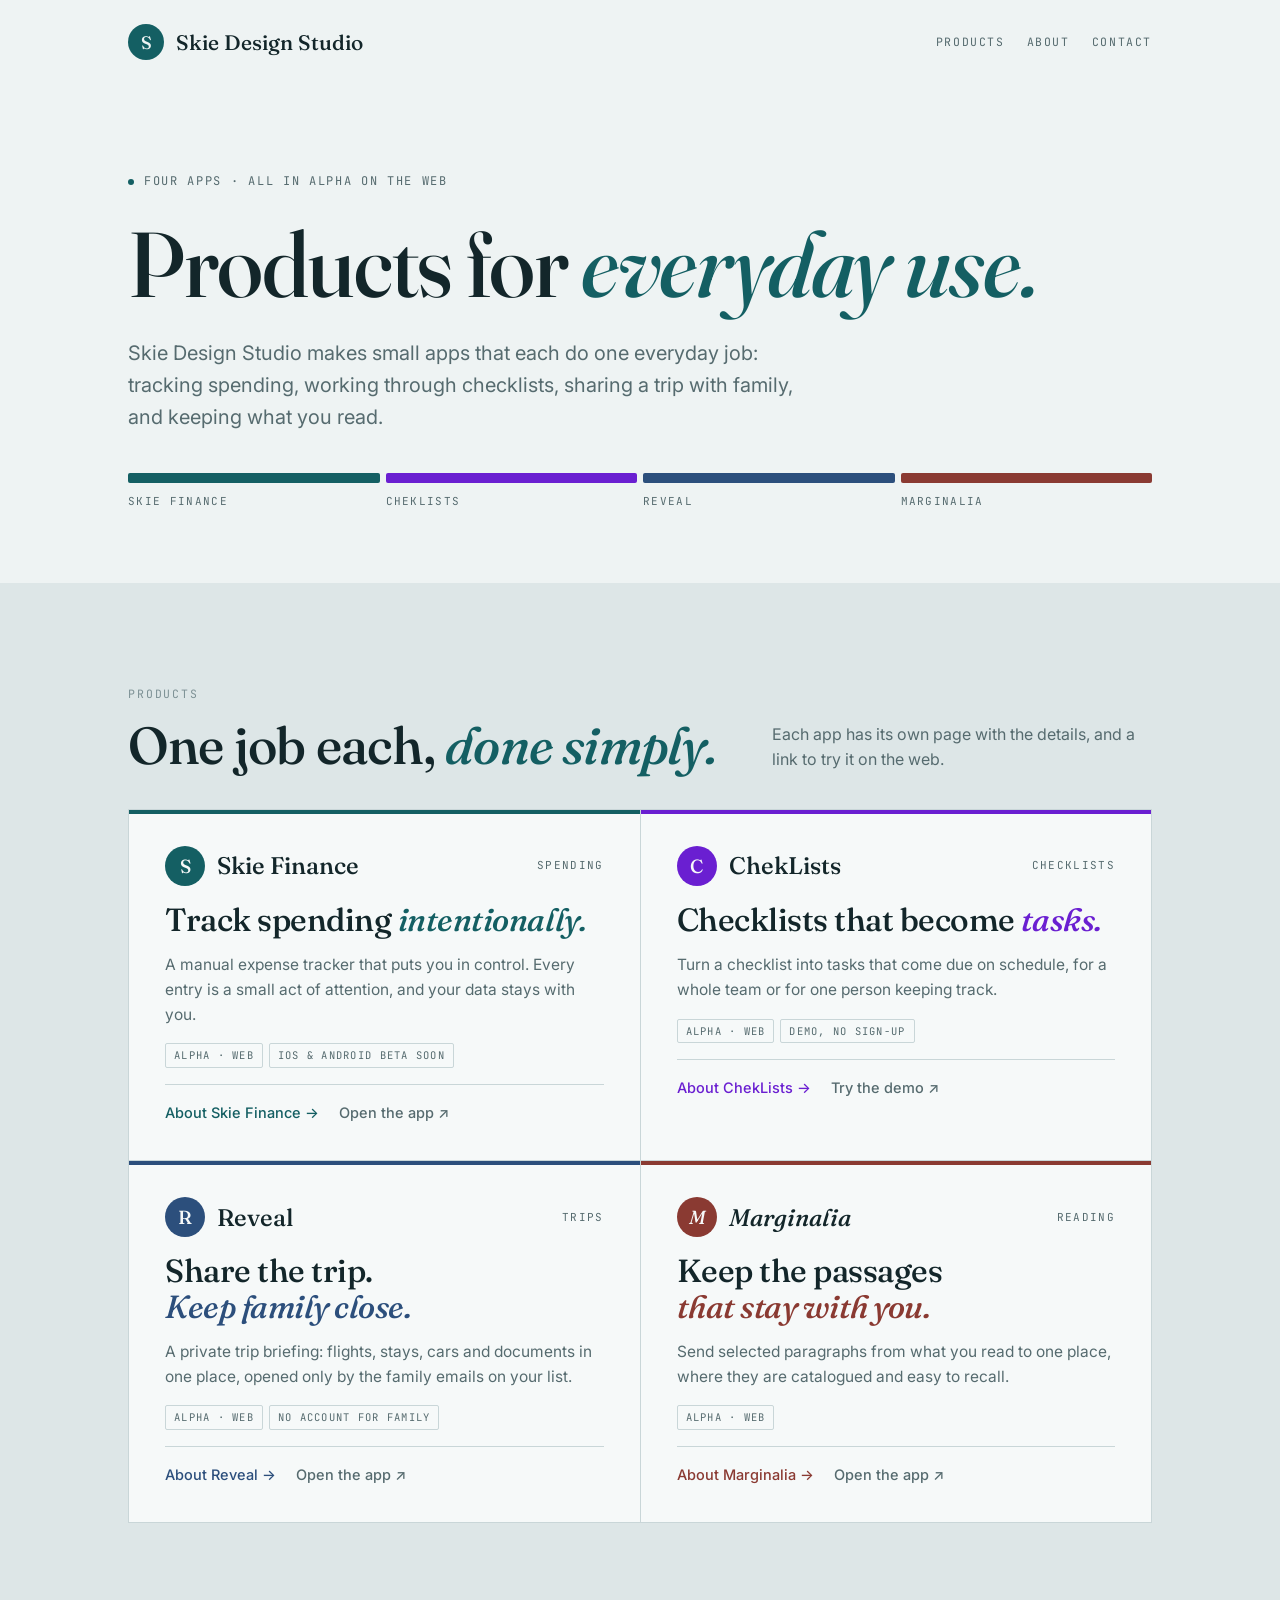
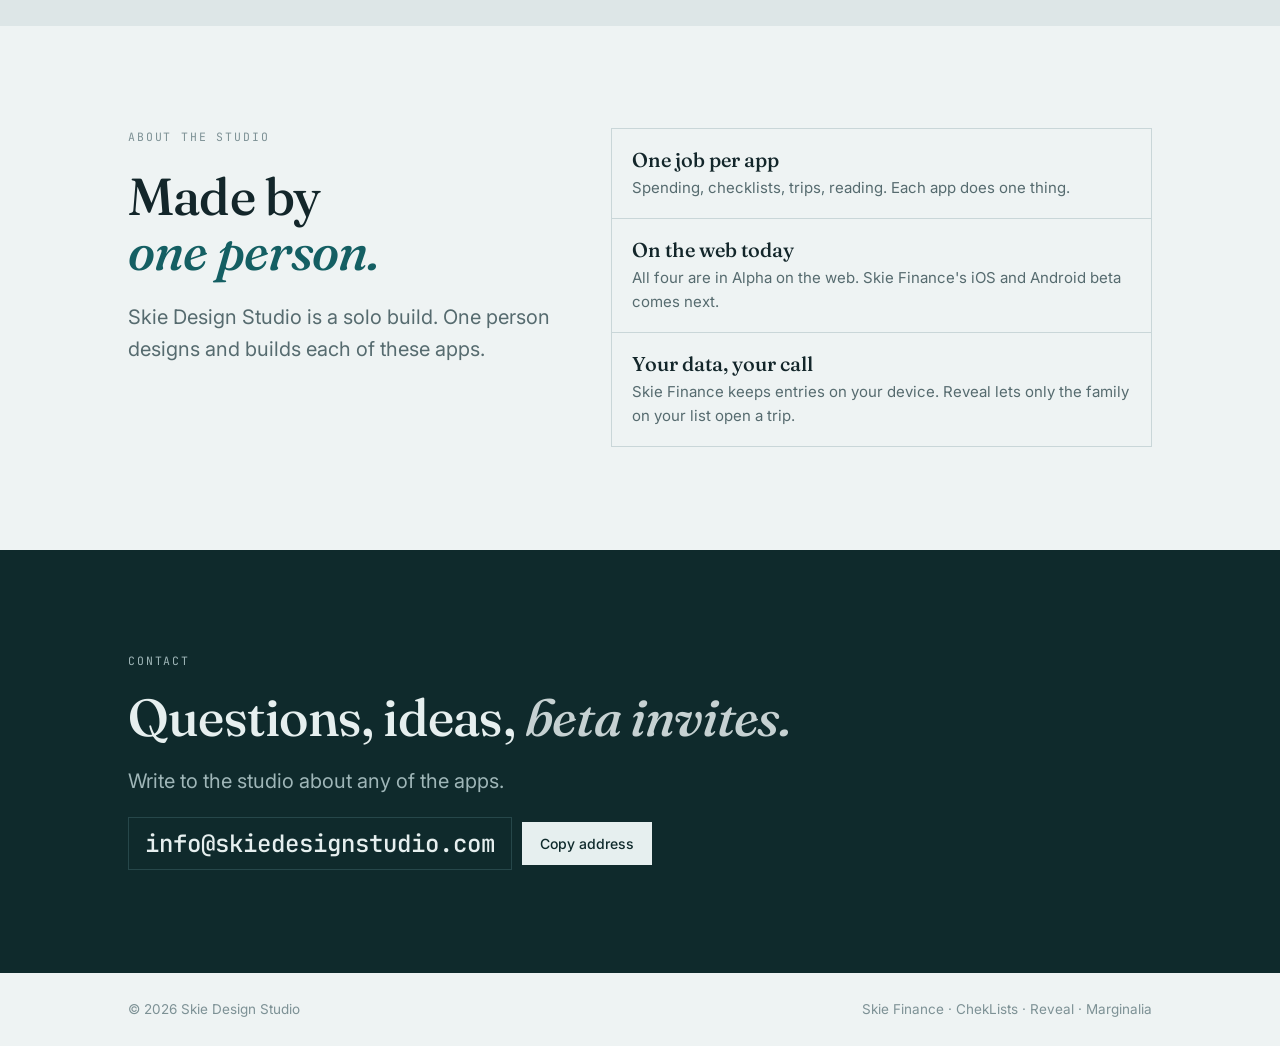
<file: index.html>
<!doctype html>
<html lang="en">
<head>
<meta charset="utf-8" />
<meta name="viewport" content="width=device-width,initial-scale=1,viewport-fit=cover" />
<title>Skie Design Studio</title>
<link rel="preconnect" href="https://fonts.googleapis.com">
<link rel="preconnect" href="https://fonts.gstatic.com" crossorigin>
<link href="https://fonts.googleapis.com/css2?family=Fraunces:ital,opsz,wght@0,9..144,400;0,9..144,500;0,9..144,600;1,9..144,400;1,9..144,500&family=Inter:wght@400;500;600&family=JetBrains+Mono:wght@400;500&display=swap" rel="stylesheet">
<link rel="stylesheet" href="/css/site.css" />
<style>/* Layout: Skie's landing pattern turned into a studio front door. Pale ground, serif headlines with one italic word, a four-colour strip (one per product), then a 2x2 shelf of product cards. Each product keeps its own accent. */
:root{
  --bg:#eef3f3; --band:#dde6e7; --card:#f6f9f9; --line:#c9d6d8;
  --ink:#13262a; --muted:#566b6f; --faint:#7d9195;
  --studio:#145f63;
  --skie:#145f63; --chek:#6a1fd1; --reveal:#2c4f7c; --marg:#8a3a32;
  --dark:#0f2a2c; --dark-ink:#e6efef; --dark-muted:#9fb6b8; --dark-line:#26474a;
  --q:#5a4500; --q-bg:#fff6d6; --q-line:#e1c565;
  --btn:#13262a; --btn-ink:#f4f7f7;
  --f-display:"Fraunces", Georgia, "Times New Roman", serif;
  --f-body:"Inter", system-ui, -apple-system, "Segoe UI", sans-serif;
  --f-mono:"JetBrains Mono", ui-monospace, Menlo, monospace;
}
@media (prefers-color-scheme: dark){ :root:not([data-theme="light"]){
  --bg:#0d1a1c; --band:#122426; --card:#152a2d; --line:#28403f;
  --ink:#e4eeee; --muted:#a3b7b9; --faint:#7f9799;
  --studio:#6cc3c6;
  --skie:#6cc3c6; --chek:#c3a3ff; --reveal:#9db8e0; --marg:#e09a8f;
  --dark:#07292b; --dark-ink:#e6efef; --dark-muted:#9fb6b8; --dark-line:#24494c;
  --q:#f3dc8a; --q-bg:#3a3112; --q-line:#6d5a1f;
  --btn:#e4eeee; --btn-ink:#0d1a1c;
  color-scheme:dark;
}}
:root[data-theme="dark"]{
  --bg:#0d1a1c; --band:#122426; --card:#152a2d; --line:#28403f;
  --ink:#e4eeee; --muted:#a3b7b9; --faint:#7f9799;
  --studio:#6cc3c6;
  --skie:#6cc3c6; --chek:#c3a3ff; --reveal:#9db8e0; --marg:#e09a8f;
  --dark:#07292b; --dark-ink:#e6efef; --dark-muted:#9fb6b8; --dark-line:#24494c;
  --q:#f3dc8a; --q-bg:#3a3112; --q-line:#6d5a1f;
  --btn:#e4eeee; --btn-ink:#0d1a1c;
  color-scheme:dark;
}
*{box-sizing:border-box}
body{background:var(--bg);color:var(--ink);font-family:var(--f-body);font-size:16px;line-height:1.6;-webkit-font-smoothing:antialiased}
body::before{content:"";position:fixed;inset:0 0 auto;height:env(safe-area-inset-top,0px);z-index:30;background:var(--q-bg)}
a{color:inherit}
:focus-visible{outline:2px solid var(--studio);outline-offset:3px}
.wrap{max-width:1120px;margin:0 auto;padding-left:max(16px,env(safe-area-inset-left,0px));padding-right:max(16px,env(safe-area-inset-right,0px))}
@media (min-width:720px){.wrap{padding-left:max(48px,env(safe-area-inset-left,0px));padding-right:max(48px,env(safe-area-inset-right,0px))}}

body.clean .ph{background:transparent;color:inherit;border:0;padding:0}

/* type */
h1,h2,h3{font-family:var(--f-display);font-weight:500;letter-spacing:-.015em;text-wrap:balance;margin:0}
h1 em,h2 em{font-style:italic;color:var(--studio)}
h1{font-size:clamp(46px,8vw,92px);line-height:.98}
h2{font-size:clamp(32px,4.4vw,52px);line-height:1.06}
h3{font-size:28px;line-height:1.1}
p{margin:0}
.lede{font-size:clamp(17px,1.7vw,20px);color:var(--muted);max-width:52ch}
.label{font-family:var(--f-mono);font-size:11.5px;letter-spacing:.16em;text-transform:uppercase;color:var(--faint)}
.stack{display:grid;gap:22px;align-content:start}

/* header */
.top .wrap{display:flex;align-items:center;justify-content:space-between;gap:16px;flex-wrap:wrap;padding-block:24px}
.brand{display:flex;align-items:center;gap:12px;text-decoration:none}
.mark{width:36px;height:36px;border-radius:50%;display:grid;place-items:center;background:var(--ink);color:var(--bg);font:italic 500 18px var(--f-display)}
.brand b{font:500 21px var(--f-display)}
.nav{display:flex;gap:22px;font-family:var(--f-mono);font-size:11.5px;letter-spacing:.14em;text-transform:uppercase;color:var(--muted)}
.nav a{text-decoration:none}
.nav a:hover{color:var(--ink)}

/* hero */
.hero .wrap{display:grid;gap:28px;padding-block:clamp(36px,7vw,88px) clamp(40px,6vw,72px)}
.status{display:flex;align-items:center;gap:10px;font-family:var(--f-mono);font-size:12px;letter-spacing:.14em;text-transform:uppercase;color:var(--muted)}
.status::before{content:"";width:6px;height:6px;border-radius:50%;background:var(--studio)}

/* four-colour strip: one segment per product */
.strip{display:grid;grid-template-columns:repeat(4,minmax(0,1fr));gap:6px;margin-top:12px}
.strip a{display:grid;gap:10px;text-decoration:none;min-width:0}
.strip i{display:block;height:10px;border-radius:2px;background:var(--p);transition:height .2s}
.strip a:hover i{height:16px}
.strip span{font-family:var(--f-mono);font-size:11px;letter-spacing:.12em;text-transform:uppercase;color:var(--muted);overflow:hidden;text-overflow:ellipsis;white-space:nowrap}
.strip a:hover span{color:var(--ink)}

/* products */
section{padding-block:clamp(64px,8vw,112px);scroll-margin-top:56px}
.band{background:var(--band)}
.head{display:flex;flex-wrap:wrap;justify-content:space-between;align-items:end;gap:16px 32px}
.shelf{display:grid;grid-template-columns:1fr;gap:1px;background:var(--line);border:1px solid var(--line)}
@media (min-width:760px){.shelf{grid-template-columns:1fr 1fr}}
.prod{background:var(--card);padding:clamp(24px,3vw,36px);display:grid;gap:16px;align-content:start;position:relative;min-width:0;scroll-margin-top:64px}
.prod::before{content:"";position:absolute;inset:0 0 auto;height:4px;background:var(--p)}
.prod .row{display:flex;align-items:center;justify-content:space-between;gap:12px;flex-wrap:wrap}
.prod .id{display:flex;align-items:center;gap:12px}
.prod .pm{width:40px;height:40px;border-radius:50%;background:var(--p);color:var(--card);display:grid;place-items:center;font:500 19px var(--f-display)}
.prod .pm.it{font-style:italic}
.prod .name{font:500 24px var(--f-display)}
.prod .what{font-family:var(--f-mono);font-size:11px;letter-spacing:.12em;text-transform:uppercase;color:var(--muted)}
.prod h3{font-size:clamp(26px,2.6vw,32px)}
.prod h3 em{font-style:italic;color:var(--p)}
.prod p{color:var(--muted);font-size:15.5px;max-width:46ch}
.pstat{display:flex;flex-wrap:wrap;gap:6px}
.pstat span{font-family:var(--f-mono);font-size:10.5px;letter-spacing:.12em;text-transform:uppercase;color:var(--muted);border:1px solid var(--line);padding:3px 8px;border-radius:2px}
.links{display:flex;flex-wrap:wrap;gap:10px 20px;padding-top:6px;border-top:1px solid var(--line)}
.links a{font-size:14.5px;font-weight:500;text-decoration:none;padding-top:10px}
.links a.main{color:var(--p)}
.links a.sub{color:var(--muted)}
.links a:hover{text-decoration:underline;text-underline-offset:3px}

/* about */
.about .wrap{display:grid;gap:40px}
@media (min-width:880px){.about .wrap{grid-template-columns:.9fr 1.1fr;align-items:start}}
.facts{display:grid;gap:1px;background:var(--line);border:1px solid var(--line)}
.facts div{background:var(--bg);padding:18px 20px;display:grid;gap:4px}
.facts b{font:500 20px var(--f-display)}
.facts span{color:var(--muted);font-size:15px}

/* contact (dark band, like Skie's TRAK band) */
.dark{background:var(--dark);color:var(--dark-ink)}
.dark .wrap{display:grid;gap:20px;justify-items:start}
.dark h2 em{color:var(--dark-ink);opacity:.85}
.dark .lede{color:var(--dark-muted)}
.mail{display:flex;flex-wrap:wrap;align-items:center;gap:10px}
.mail code{font:500 clamp(18px,2.4vw,24px) var(--f-mono);color:var(--dark-ink);background:transparent;border:1px solid var(--dark-line);padding:10px 16px;user-select:all;overflow-wrap:anywhere}
.mail button{font:500 14px var(--f-body);color:var(--dark);background:var(--dark-ink);border:0;padding:13px 18px;cursor:pointer}
.dark .note{background:transparent;color:var(--dark-muted);border-color:var(--dark-line)}

footer .wrap{display:flex;justify-content:space-between;gap:12px;flex-wrap:wrap;padding-block:26px;font-size:13.5px;color:var(--faint)}

</style>
</head>
<body class="studio">
<main>
  <header class="top">
    <div class="wrap">
      <a class="brand" href="/"><span class="mark" aria-hidden="true">S</span><b>Skie Design Studio</b></a>
      <nav class="nav" aria-label="Studio">
        <a href="#products">Products</a>
        <a href="#about">About</a>
        <a href="#contact">Contact</a>
      </nav>
    </div>
  </header>

  <div class="hero">
    <div class="wrap">
      <div class="status">Four apps · All in Alpha on the web</div>
      <h1>Products for <em>everyday use.</em></h1>
      <p class="lede">Skie Design Studio makes small apps that each do one everyday job: tracking spending, working through checklists, sharing a trip with family, and keeping what you read.</p>
      <nav class="strip" aria-label="Jump to a product">
        <a href="/skie-finance" style="--p:var(--skie)"><i></i><span>Skie Finance</span></a>
        <a href="/cheklists" style="--p:var(--chek)"><i></i><span>ChekLists</span></a>
        <a href="/reveal" style="--p:var(--reveal)"><i></i><span>Reveal</span></a>
        <a href="/marginalia" style="--p:var(--marg)"><i></i><span>Marginalia</span></a>
      </nav>
    </div>
  </div>

  <section id="products" class="band">
    <div class="wrap stack" style="gap:36px">
      <div class="head">
        <div class="stack" style="gap:14px">
          <span class="label">Products</span>
          <h2>One job each, <em>done simply.</em></h2>
        </div>
        <p class="lede" style="max-width:38ch;font-size:16px">Each app has its own page with the details, and a link to try it on the web.</p>
      </div>

      <div class="shelf">
        <article class="prod" id="p-skie" style="--p:var(--skie)">
          <div class="row">
            <div class="id"><span class="pm" aria-hidden="true">S</span><span class="name">Skie Finance</span></div>
            <span class="what">Spending</span>
          </div>
          <h3>Track spending <em>intentionally.</em></h3>
          <p>A manual expense tracker that puts you in control. Every entry is a small act of attention, and your data stays with you.</p>
          <div class="pstat"><span>Alpha · Web</span><span>iOS &amp; Android beta soon</span></div>
          <div class="links">
            <a class="main" href="/skie-finance">About Skie Finance →</a>
            <a class="sub" href="https://skie-finance.vercel.app/" target="_blank" rel="noopener">Open the app ↗</a>
          </div>
        </article>

        <article class="prod" id="p-cheklists" style="--p:var(--chek)">
          <div class="row">
            <div class="id"><span class="pm" aria-hidden="true">C</span><span class="name">ChekLists</span></div>
            <span class="what">Checklists</span>
          </div>
          <h3>Checklists that become <em>tasks.</em></h3>
          <p>Turn a checklist into tasks that come due on schedule, for a whole team or for one person keeping track.</p>
          <div class="pstat"><span>Alpha · Web</span><span>Demo, no sign-up</span></div>
          <div class="links">
            <a class="main" href="/cheklists">About ChekLists →</a>
            <a class="sub" href="https://checklists-theta.vercel.app/auth/login" target="_blank" rel="noopener">Try the demo ↗</a>
          </div>
        </article>

        <article class="prod" id="p-reveal" style="--p:var(--reveal)">
          <div class="row">
            <div class="id"><span class="pm" aria-hidden="true">R</span><span class="name">Reveal</span></div>
            <span class="what">Trips</span>
          </div>
          <h3>Share the trip. <em>Keep family close.</em></h3>
          <p>A private trip briefing: flights, stays, cars and documents in one place, opened only by the family emails on your list.</p>
          <div class="pstat"><span>Alpha · Web</span><span>No account for family</span></div>
          <div class="links">
            <a class="main" href="/reveal">About Reveal →</a>
            <a class="sub" href="https://travelplans-three.vercel.app/" target="_blank" rel="noopener">Open the app ↗</a>
          </div>
        </article>

        <article class="prod" id="p-marginalia" style="--p:var(--marg)">
          <div class="row">
            <div class="id"><span class="pm it" aria-hidden="true">M</span><span class="name" style="font-style:italic">Marginalia</span></div>
            <span class="what">Reading</span>
          </div>
          <h3>Keep the passages <em>that stay with you.</em></h3>
          <p>Send selected paragraphs from what you read to one place, where they are catalogued and easy to recall.</p>
          <div class="pstat"><span>Alpha · Web</span></div>
          <div class="links">
            <a class="main" href="/marginalia">About Marginalia →</a>
            <a class="sub" href="https://marginalia-three-red.vercel.app/" target="_blank" rel="noopener">Open the app ↗</a>
          </div>
        </article>
      </div>
      </div>
  </section>

  <section id="about" class="about">
    <div class="wrap">
      <div class="stack">
        <span class="label">About the studio</span>
        <h2>Made by <em>one person.</em></h2>
        <p class="lede">Skie Design Studio is a solo build. One person designs and builds each of these apps.</p>
      </div>
      <div class="facts" aria-label="What the four apps have in common">
        <div><b>One job per app</b><span>Spending, checklists, trips, reading. Each app does one thing.</span></div>
        <div><b>On the web today</b><span>All four are in Alpha on the web. Skie Finance's iOS and Android beta comes next.</span></div>
        <div><b>Your data, your call</b><span>Skie Finance keeps entries on your device. Reveal lets only the family on your list open a trip.</span></div>
      </div>
    </div>
  </section>

  <section id="contact" class="dark">
    <div class="wrap">
      <span class="label" style="color:var(--dark-muted)">Contact</span>
      <h2>Questions, ideas, <em>beta invites.</em></h2>
      <p class="lede">Write to the studio about any of the apps.</p>
      <div class="mail">
        <code id="email">info@skiedesignstudio.com</code>
        <button type="button" id="copy-email">Copy address</button>
      </div>
    </div>
  </section>

  <footer><div class="wrap"><span>© 2026 Skie Design Studio</span><span>Skie Finance · ChekLists · Reveal · Marginalia</span></div></footer>
</main>
<script>
(function () {
  var skie = ["features","budgets","trak","privacy","download"];
  var id = (location.hash || "").slice(1);
  if (skie.indexOf(id) > -1) location.replace("/skie-finance#" + id);
})();
</script>
<script>
(function(){
  var btn=document.getElementById("copy-email");
  if(!btn)return;
  btn.addEventListener("click",function(){
    var t=document.getElementById("email").textContent;
    navigator.clipboard.writeText(t).then(function(){ btn.textContent="Copied"; setTimeout(function(){ btn.textContent="Copy address"; },2000); });
  });
})();
</script>
</body>
</html>
</file>
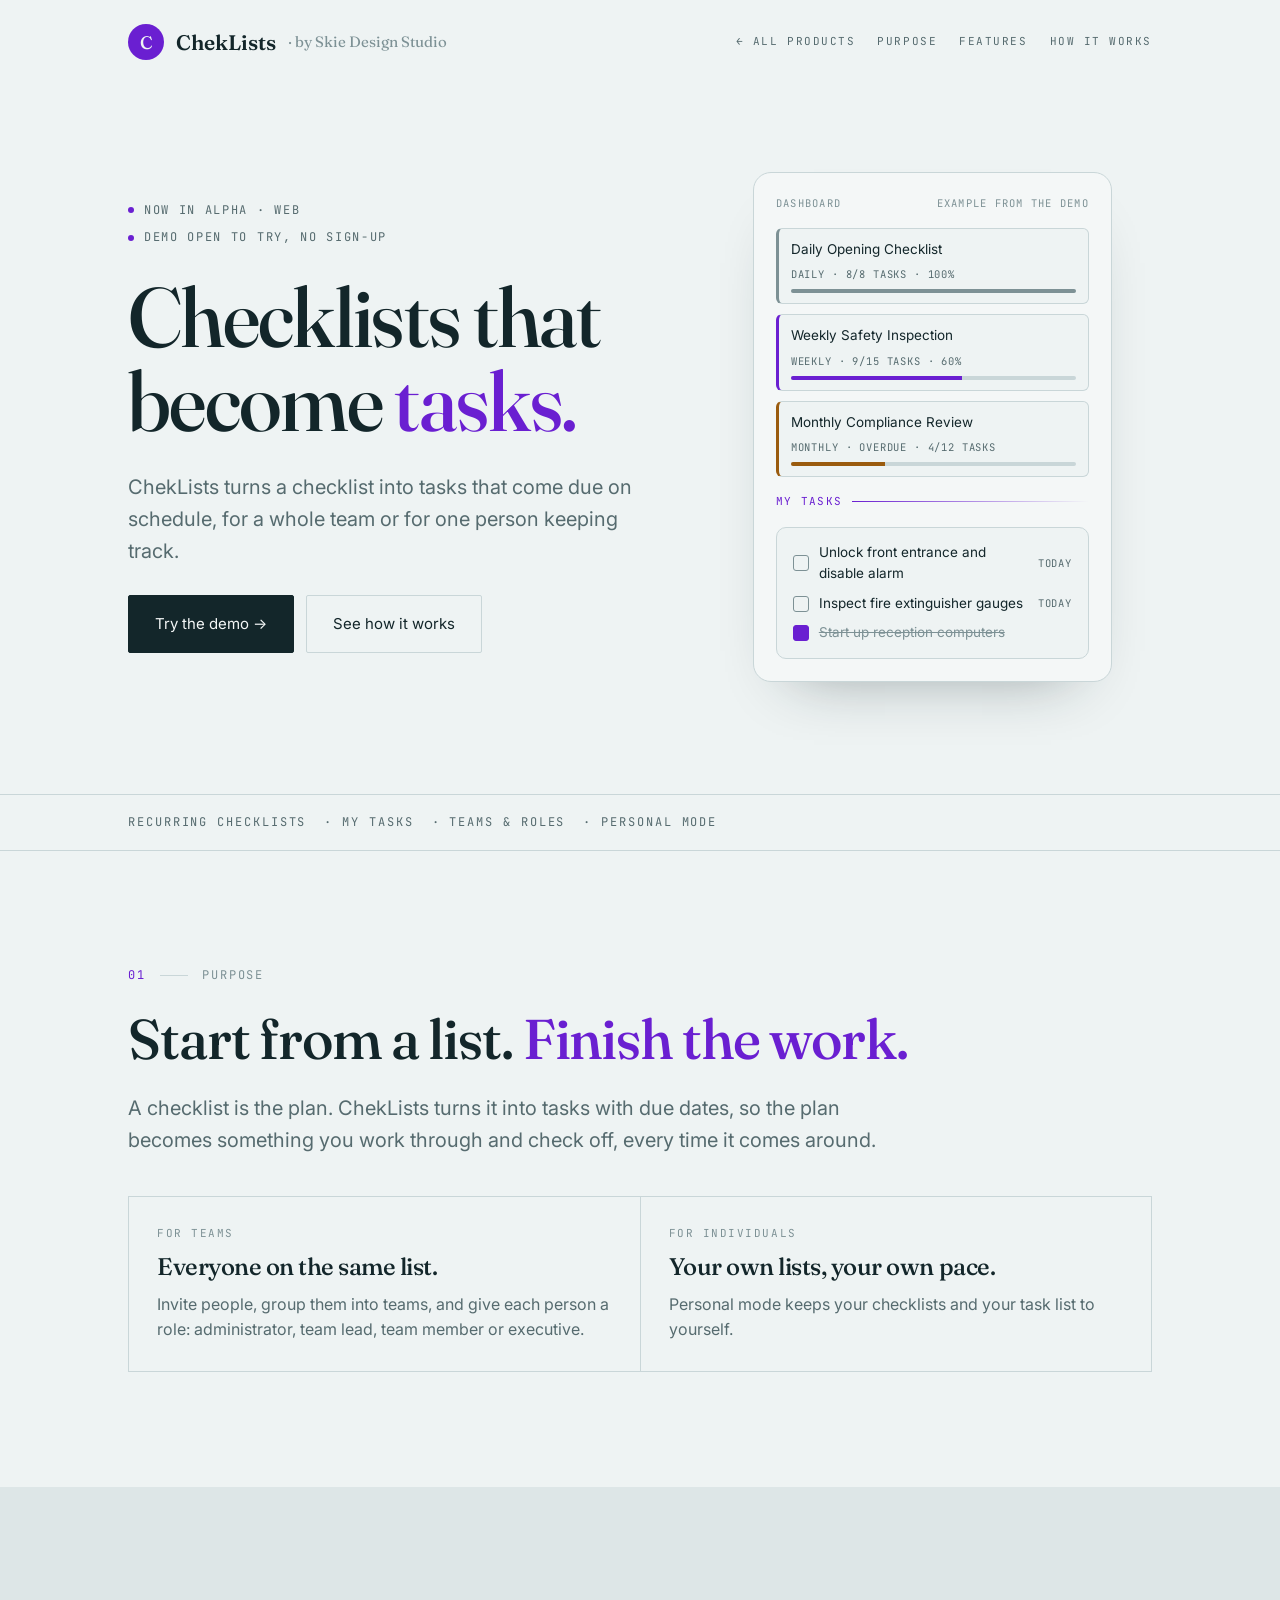
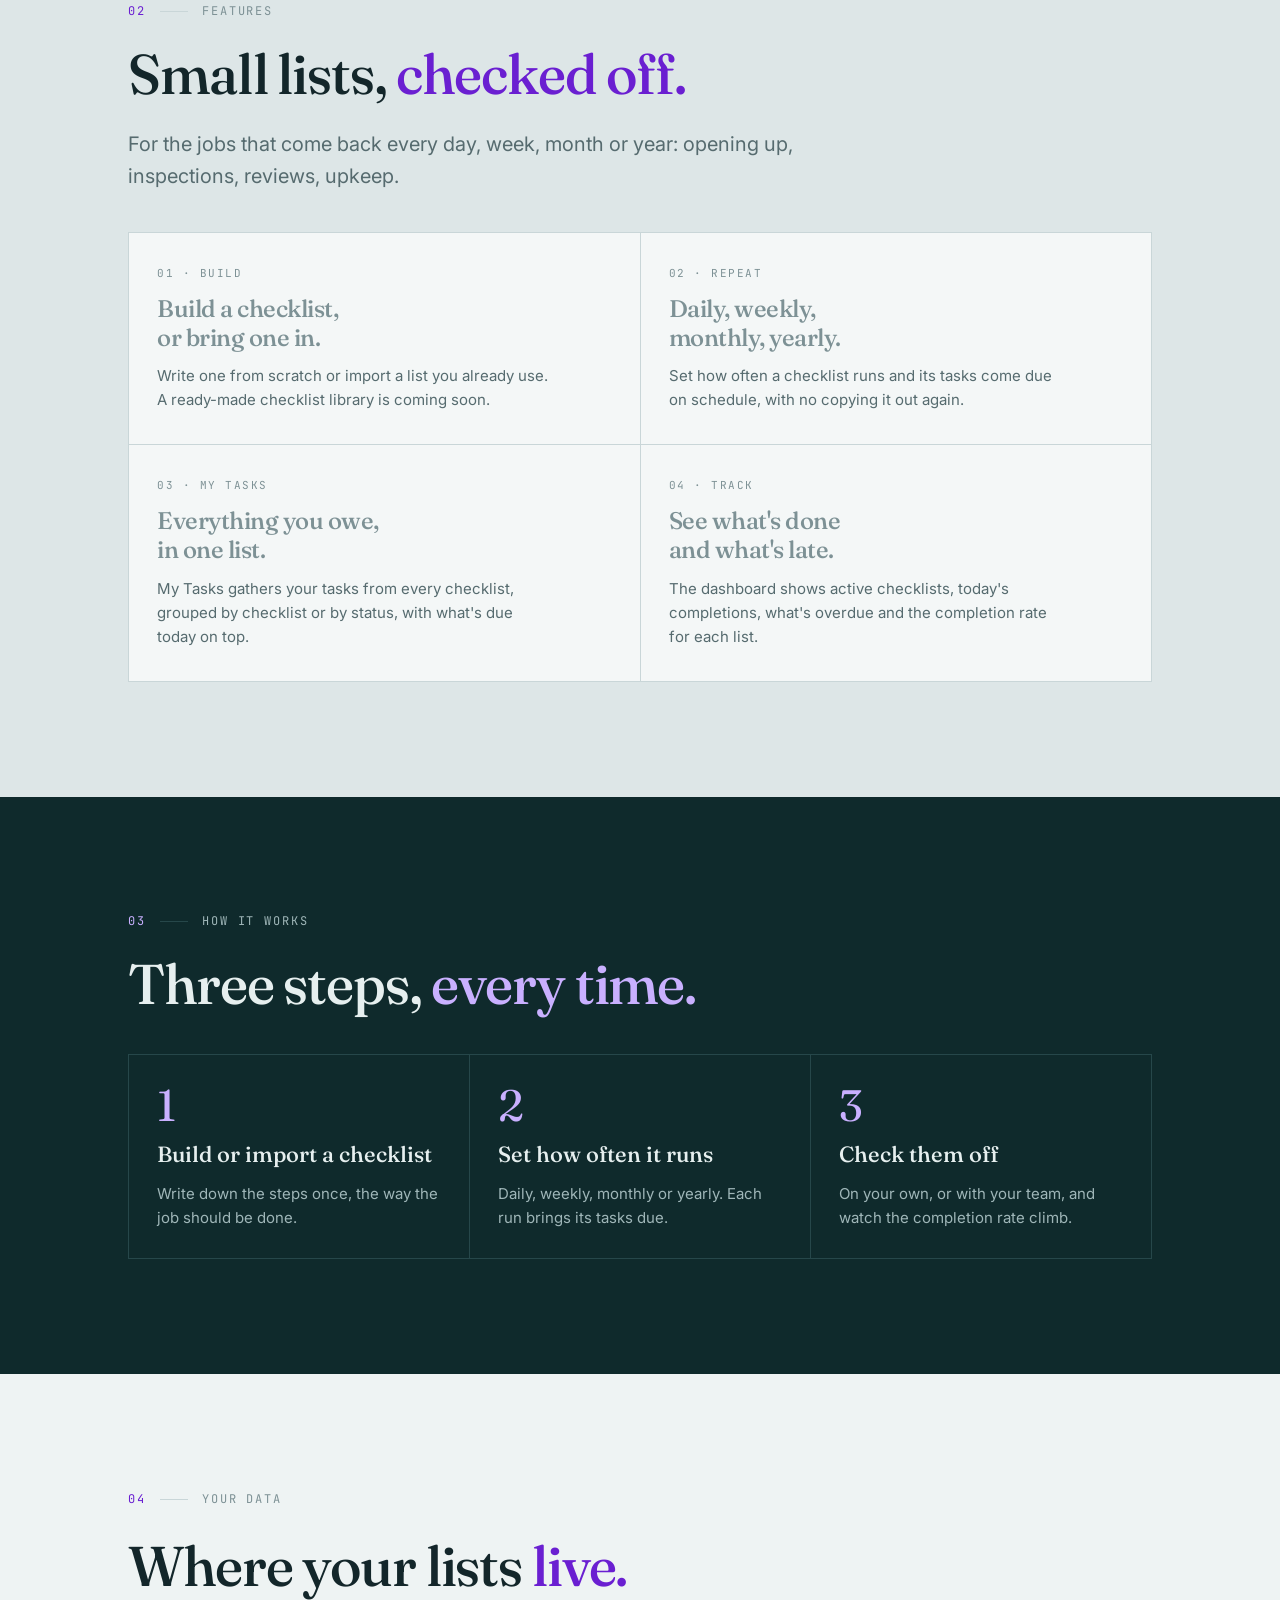
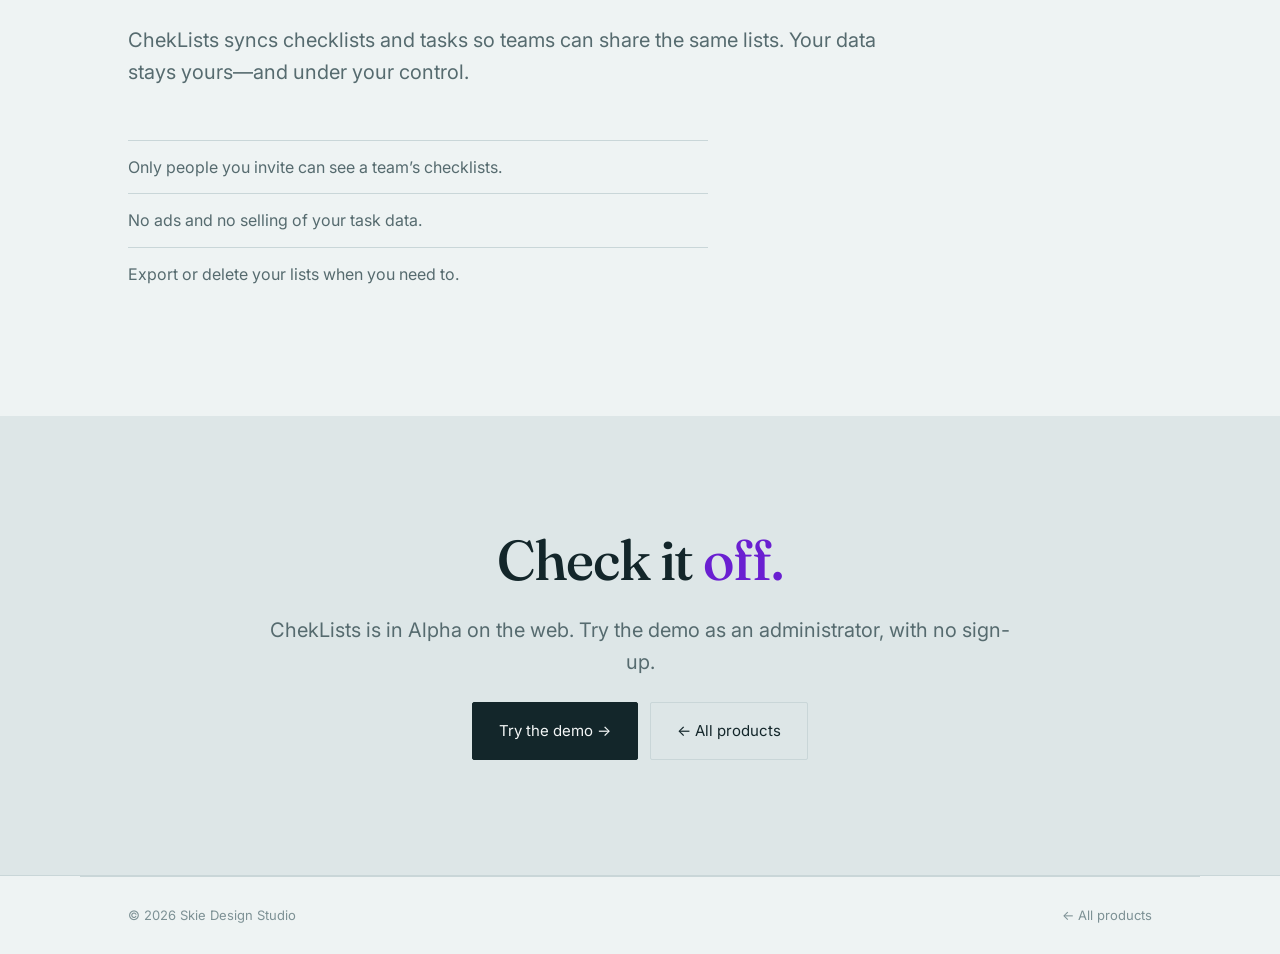
<file: cheklists/index.html>
<!doctype html>
<html lang="en">
<head>
<meta charset="utf-8" />
<meta name="viewport" content="width=device-width,initial-scale=1,viewport-fit=cover" />
<title>ChekLists — Checklists that become tasks</title>
<link rel="preconnect" href="https://fonts.googleapis.com">
<link rel="preconnect" href="https://fonts.gstatic.com" crossorigin>
<link href="https://fonts.googleapis.com/css2?family=Fraunces:ital,opsz,wght@0,9..144,400;0,9..144,500;0,9..144,600;1,9..144,400;1,9..144,500&family=Inter:wght@400;500;600&family=JetBrains+Mono:wght@400;500&display=swap" rel="stylesheet">
<link rel="stylesheet" href="/css/site.css" />
<link rel="stylesheet" href="/css/cheklists.css" />
</head>
<body class="product" data-product="cheklists">
<main>
  <header class="top">
    <div class="wrap">
      <a class="brand" href="/cheklists"><span class="mark">C</span><b>ChekLists</b><small>· by Skie Design Studio</small></a>
      <nav class="nav" aria-label="ChekLists sections">
        <a href="/">← All products</a>
        <a href="#c-purpose">Purpose</a>
        <a href="#c-features">Features</a>
        <a href="#c-how">How it works</a>
      </nav>
    </div>
  </header>

  <div class="hero">
    <div class="wrap">
      <div class="stack" style="gap:28px">
        <div class="status">
          <div>Now in Alpha · Web</div>
          <div>Demo open to try, no sign-up</div>
        </div>
        <h1>Checklists that become <em>tasks.</em></h1>
        <p class="lede">ChekLists turns a checklist into tasks that come due on schedule, for a whole team or for one person keeping track.</p>
        <div class="cta">
          <a class="btn primary" href="https://checklists-theta.vercel.app/auth/login" target="_blank" rel="noopener">Try the demo →</a>
          <a class="btn" href="#c-how">See how it works</a>
        </div>
      </div>

      <figure class="visual" aria-label="Dashboard-style sketch using the demo's example checklists">
        <div class="cap"><span>Dashboard</span><span>Example from the demo</span></div>
        <div class="tasks" style="grid-template-columns:1fr">
          <div class="task done"><span class="t" style="text-decoration:none;color:var(--ink)">Daily Opening Checklist</span><span class="who">Daily · 8/8 tasks · 100%</span><span class="bar"><i style="width:100%"></i></span></div>
          <div class="task"><span class="t">Weekly Safety Inspection</span><span class="who">Weekly · 9/15 tasks · 60%</span><span class="bar"><i style="width:60%"></i></span></div>
          <div class="task late"><span class="t">Monthly Compliance Review</span><span class="who">Monthly · Overdue · 4/12 tasks</span><span class="bar"><i style="width:33%"></i></span></div>
        </div>
        <div class="arrow">My Tasks</div>
        <div class="list">
          <ul>
            <li><span class="box"></span>Unlock front entrance and disable alarm <span class="who" style="margin-left:auto">Today</span></li>
            <li><span class="box"></span>Inspect fire extinguisher gauges <span class="who" style="margin-left:auto">Today</span></li>
            <li><span class="box on"></span><s style="color:var(--faint)">Start up reception computers</s></li>
          </ul>
        </div>
      </figure>
    </div>
  </div>

  <div class="ticker"><div class="wrap"><span>Recurring checklists</span><span>· My Tasks</span><span>· Teams &amp; roles</span><span>· Personal mode</span></div></div>

  <section id="c-purpose">
    <div class="wrap stack" style="gap:40px">
      <div class="stack">
        <div class="eyebrow"><span>01</span><i></i><span>Purpose</span></div>
        <h2>Start from a list. <em>Finish the work.</em></h2>
        <p class="lede">A checklist is the plan. ChekLists turns it into tasks with due dates, so the plan becomes something you work through and check off, every time it comes around.</p>
      </div>
      <div class="split">
        <div>
          <span class="label">For teams</span>
          <h3>Everyone on the same list.</h3>
          <p style="margin:0;color:var(--muted)">Invite people, group them into teams, and give each person a role: administrator, team lead, team member or executive.</p>
        </div>
        <div>
          <span class="label">For individuals</span>
          <h3>Your own lists, your own pace.</h3>
          <p style="margin:0;color:var(--muted)">Personal mode keeps your checklists and your task list to yourself.</p>
        </div>
      </div>
    </div>
  </section>

  <section id="c-features" class="band">
    <div class="wrap stack" style="gap:40px">
      <div class="stack">
        <div class="eyebrow"><span>02</span><i></i><span>Features</span></div>
        <h2>Small lists, <em>checked off.</em></h2>
        <p class="lede">For the jobs that come back every day, week, month or year: opening up, inspections, reviews, upkeep.</p>
      </div>
      <div class="grid">
        <div class="feat"><span class="label">01 · Build</span><h3>Build a checklist,<br>or bring one in.</h3><p>Write one from scratch or import a list you already use. A ready-made checklist library is coming soon.</p></div>
        <div class="feat"><span class="label">02 · Repeat</span><h3>Daily, weekly,<br>monthly, yearly.</h3><p>Set how often a checklist runs and its tasks come due on schedule, with no copying it out again.</p></div>
        <div class="feat"><span class="label">03 · My Tasks</span><h3>Everything you owe,<br>in one list.</h3><p>My Tasks gathers your tasks from every checklist, grouped by checklist or by status, with what's due today on top.</p></div>
        <div class="feat"><span class="label">04 · Track</span><h3>See what's done<br>and what's late.</h3><p>The dashboard shows active checklists, today's completions, what's overdue and the completion rate for each list.</p></div>
      </div>
    </div>
  </section>

  <section id="c-how" class="dark">
    <div class="wrap stack" style="gap:40px">
      <div class="stack">
        <div class="eyebrow"><span>03</span><i></i><span>How it works</span></div>
        <h2>Three steps, <em>every time.</em></h2>
      </div>
      <ol class="steps">
        <li><span class="n">1</span><b>Build or import a checklist</b><p>Write down the steps once, the way the job should be done.</p></li>
        <li><span class="n">2</span><b>Set how often it runs</b><p>Daily, weekly, monthly or yearly. Each run brings its tasks due.</p></li>
        <li><span class="n">3</span><b>Check them off</b><p>On your own, or with your team, and watch the completion rate climb.</p></li>
      </ol>
    </div>
  </section>

  <section id="c-data">
    <div class="wrap stack" style="gap:28px">
      <div class="eyebrow"><span>04</span><i></i><span>Your data</span></div>
      <h2>Where your lists <em>live.</em></h2>
      <p class="lede">ChekLists syncs checklists and tasks so teams can share the same lists. Your data stays yours—and under your control.</p>
      <ul class="data-promise">
        <li>Only people you invite can see a team’s checklists.</li>
        <li>No ads and no selling of your task data.</li>
        <li>Export or delete your lists when you need to.</li>
      </ul>
    </div>
  </section>

  <section class="band closing">
    <div class="wrap stack">
      <h2>Check it <em>off.</em></h2>
      <p class="lede">ChekLists is in Alpha on the web. Try the demo as an administrator, with no sign-up.</p>
      <div class="cta">
        <a class="btn primary" href="https://checklists-theta.vercel.app/auth/login" target="_blank" rel="noopener">Try the demo →</a>
        <a class="btn" href="/">← All products</a>
      </div>
    </div>
  </section>

  <footer class="site-footer"><div class="wrap site-footer__inner"><span>© 2026 Skie Design Studio</span><a href="/">← All products</a></div></footer>

</main>
</body>
</html>
</file>
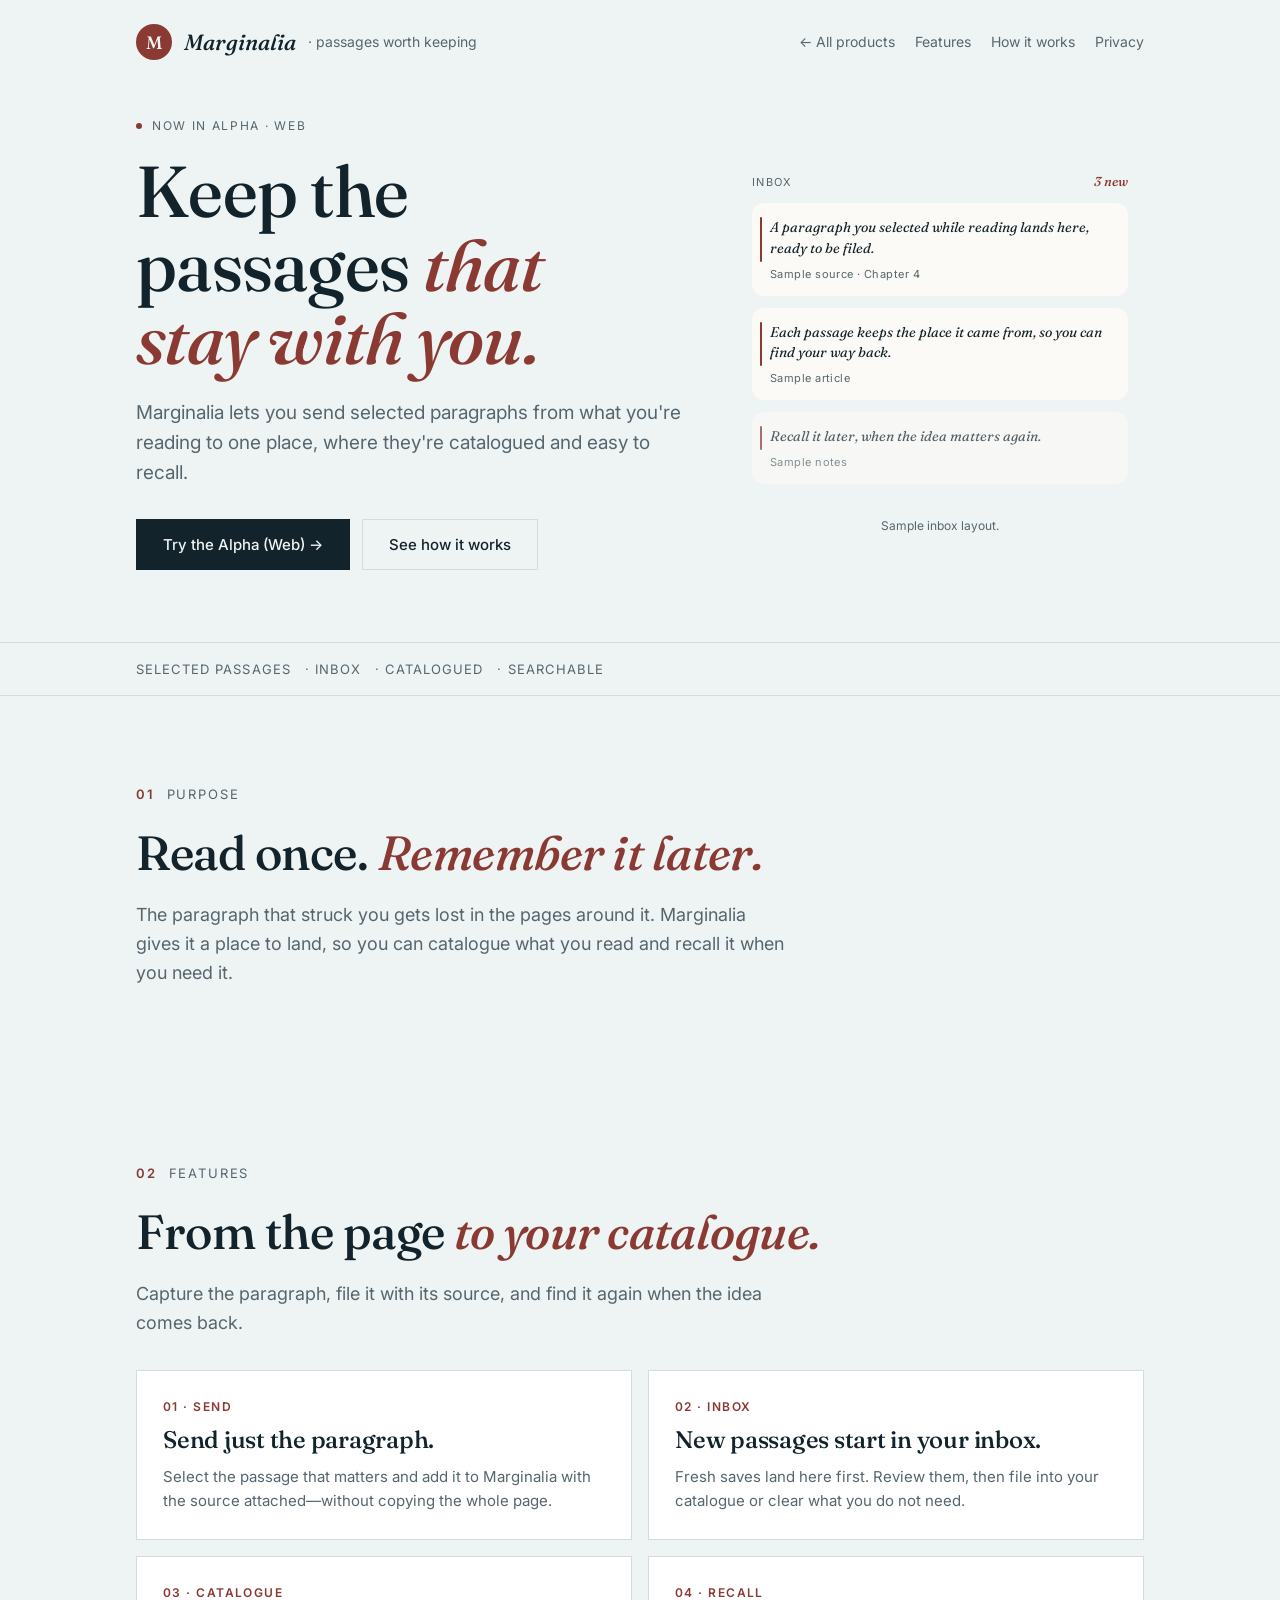
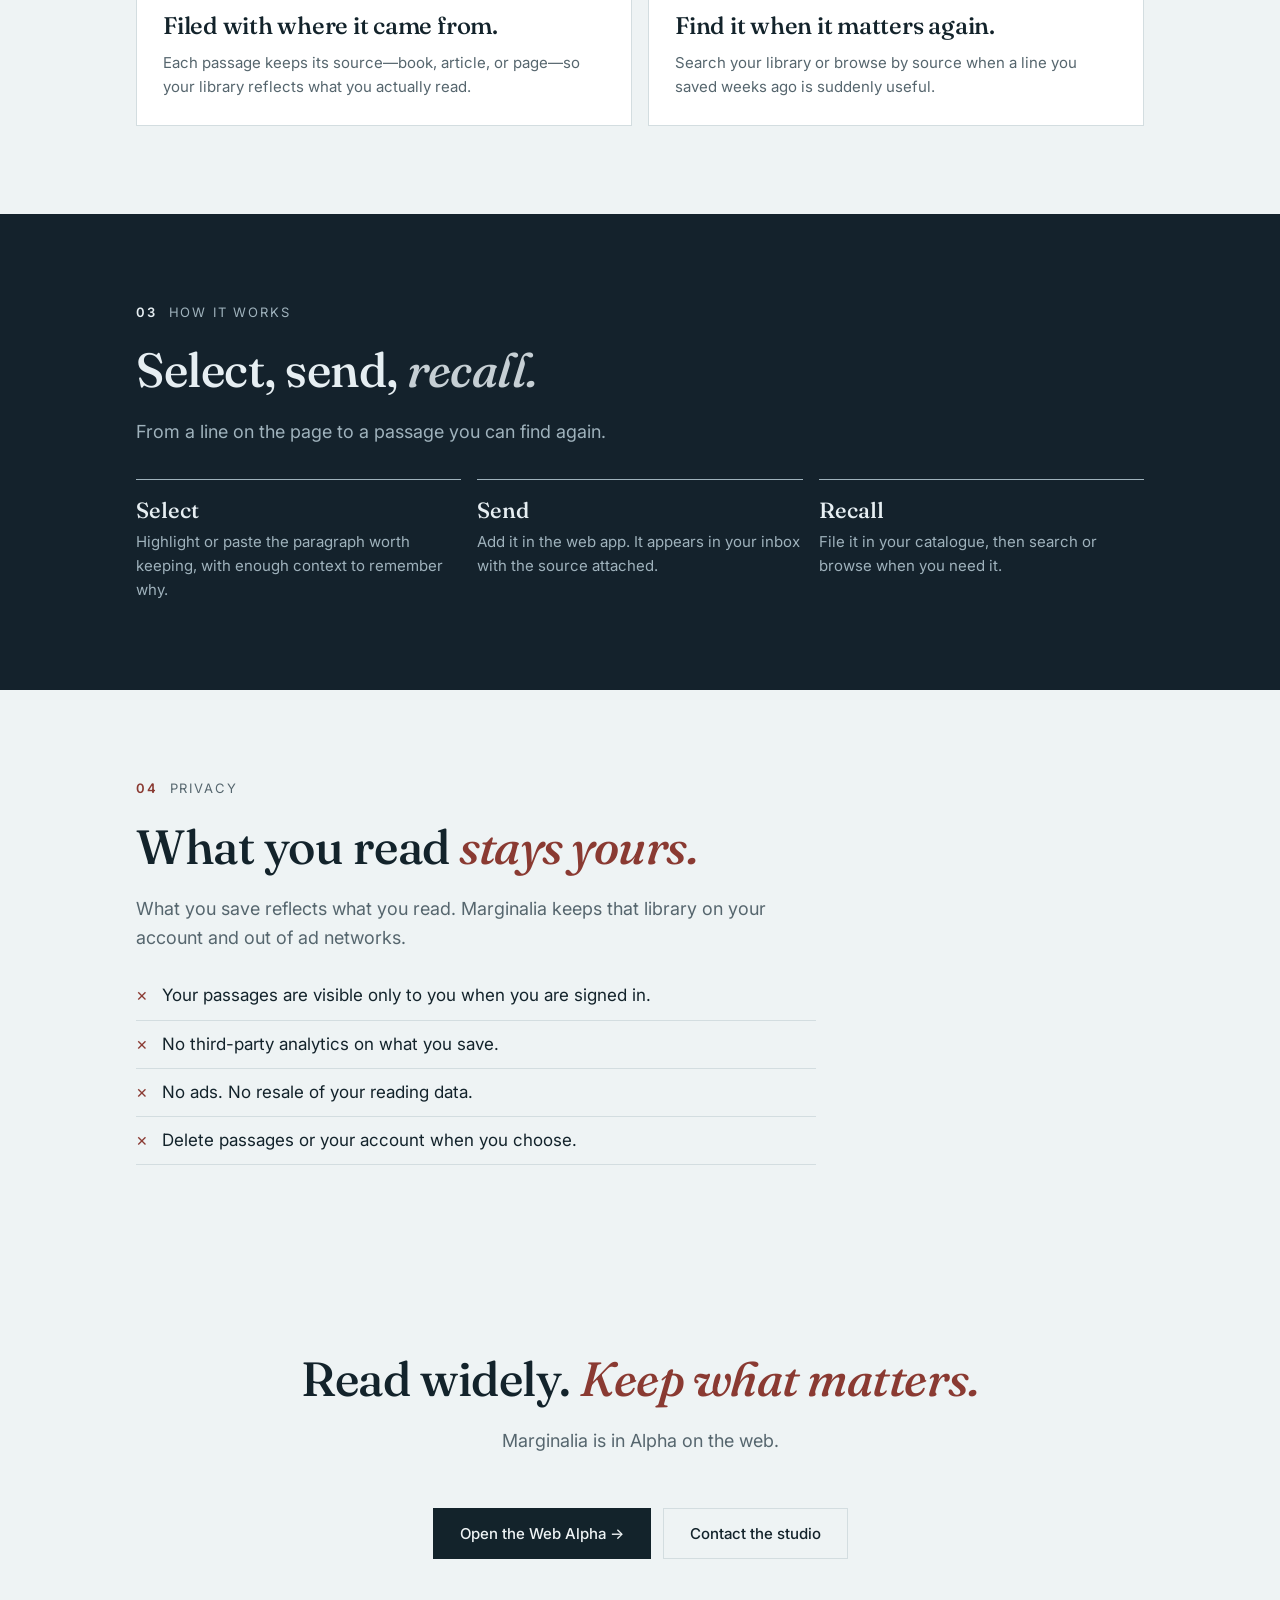
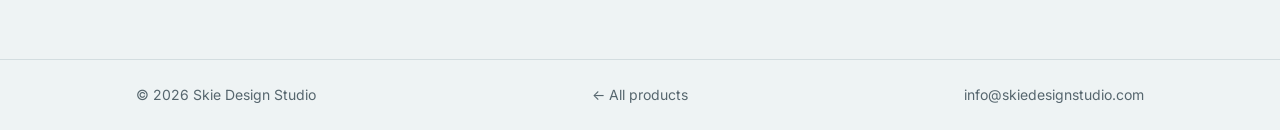
<file: marginalia/index.html>
<!doctype html>
<html lang="en">
<head>
<meta charset="utf-8" />
<meta name="viewport" content="width=device-width,initial-scale=1,viewport-fit=cover" />
<title>Marginalia — Keep the passages that stay with you</title>
<link rel="preconnect" href="https://fonts.googleapis.com">
<link rel="preconnect" href="https://fonts.gstatic.com" crossorigin>
<link href="https://fonts.googleapis.com/css2?family=Fraunces:ital,opsz,wght@0,9..144,400;0,9..144,500;0,9..144,600;1,9..144,400;1,9..144,500&family=Inter:wght@400;500;600&family=JetBrains+Mono:wght@400;500&display=swap" rel="stylesheet">
<link rel="stylesheet" href="/css/site.css" />
<link rel="stylesheet" href="/css/marginalia.css" />
</head>
<body class="product" data-product="marginalia">
<header>
  <div class="wrap">
    <div class="brand"><div class="mark" aria-hidden="true">M</div><b>Marginalia</b><span>· passages worth keeping</span></div>
    <nav aria-label="Page sections"><a href="/">← All products</a>
      <a href="#features">Features</a>
      <a href="#how">How it works</a>
      <a href="#privacy">Privacy</a>
    </nav>
  </div>
</header>

<div class="hero">
  <div class="wrap">
    <div>
      <div class="badges">
        <span class="badge">Now in Alpha · Web</span>
      </div>
      <h1>Keep the passages <em>that stay with you.</em></h1>
      <p class="lede">Marginalia lets you send selected paragraphs from what you're reading to one place, where they're catalogued and easy to recall.</p>
      <div class="ctas">
        <a class="btn primary" href="https://marginalia-three-red.vercel.app/" target="_blank" rel="noopener">Try the Alpha (Web) →</a>
        <a class="btn ghost" href="#features">See how it works</a>
      </div>
      </div>
    <figure style="margin:0">
      <div class="phone" aria-label="Sample Marginalia inbox">
        <div class="screen">
          <div class="top"><span class="k">Inbox</span><span class="count">3 new</span></div>
          <div class="passage">
            <q>A paragraph you selected while reading lands here, ready to be filed.</q>
            <span class="src">Sample source · Chapter 4</span>
          </div>
          <div class="passage">
            <q>Each passage keeps the place it came from, so you can find your way back.</q>
            <span class="src">Sample article</span>
          </div>
          <div class="passage dim">
            <q>Recall it later, when the idea matters again.</q>
            <span class="src">Sample notes</span>
          </div>
        </div>
      </div>
      <figcaption class="mockcap">Sample inbox layout.</figcaption>
    </figure>
  </div>
</div>

<div class="ticker">
  <div class="wrap"><span>Selected passages</span><span>· Inbox</span><span>· Catalogued</span><span>· Searchable</span></div>
</div>

<section id="purpose">
  <div class="wrap">
    <div class="eyebrow"><b>01</b> Purpose</div>
    <h2>Read once. <em>Remember it later.</em></h2>
    <p class="intro">The paragraph that struck you gets lost in the pages around it. Marginalia gives it a place to land, so you can catalogue what you read and recall it when you need it.</p>
    </div>
</section>

<section id="features">
  <div class="wrap">
    <div class="eyebrow"><b>02</b> Features</div>
    <h2>From the page <em>to your catalogue.</em></h2>
    <p class="intro">Capture the paragraph, file it with its source, and find it again when the idea comes back.</p>
    <div class="cards">
      <div class="card"><span class="lbl">01 · Send</span><h3>Send just the paragraph.</h3><p>Select the passage that matters and add it to Marginalia with the source attached—without copying the whole page.</p></div>
      <div class="card"><span class="lbl">02 · Inbox</span><h3>New passages start in your inbox.</h3><p>Fresh saves land here first. Review them, then file into your catalogue or clear what you do not need.</p></div>
      <div class="card"><span class="lbl">03 · Catalogue</span><h3>Filed with where it came from.</h3><p>Each passage keeps its source—book, article, or page—so your library reflects what you actually read.</p></div>
      <div class="card"><span class="lbl">04 · Recall</span><h3>Find it when it matters again.</h3><p>Search your library or browse by source when a line you saved weeks ago is suddenly useful.</p></div>
    </div>
    </div>
</section>

<section id="how" class="band">
  <div class="wrap">
    <div class="eyebrow"><b>03</b> How it works</div>
    <h2>Select, send, <em>recall.</em></h2>
    <p class="intro">From a line on the page to a passage you can find again.</p>
    <div class="steps">
      <div class="step"><b>Select</b><span>Highlight or paste the paragraph worth keeping, with enough context to remember why.</span></div>
      <div class="step"><b>Send</b><span>Add it in the web app. It appears in your inbox with the source attached.</span></div>
      <div class="step"><b>Recall</b><span>File it in your catalogue, then search or browse when you need it.</span></div>
    </div>
    </div>
</section>

<section id="privacy">
  <div class="wrap">
    <div class="eyebrow"><b>04</b> Privacy</div>
    <h2>What you read <em>stays yours.</em></h2>
    <p class="intro">What you save reflects what you read. Marginalia keeps that library on your account and out of ad networks.</p>
    <ul class="promise">
      <li>Your passages are visible only to you when you are signed in.</li>
      <li>No third-party analytics on what you save.</li>
      <li>No ads. No resale of your reading data.</li>
      <li>Delete passages or your account when you choose.</li>
    </ul>
    </div>
</section>

<section id="closing" class="closing">
  <div class="wrap">
    <h2>Read widely. <em>Keep what matters.</em></h2>
    <p class="intro">Marginalia is in Alpha on the web.</p>
    <div class="ctas">
      <a class="btn primary" href="https://marginalia-three-red.vercel.app/" target="_blank" rel="noopener">Open the Web Alpha →</a>
      <a class="btn ghost" href="mailto:info@skiedesignstudio.com">Contact the studio</a>
    </div>
  </div>
</section>

<footer class="site-footer">
  <div class="wrap site-footer__inner"><span>© 2026 Skie Design Studio</span><a href="/">← All products</a><a href="mailto:info@skiedesignstudio.com">info@skiedesignstudio.com</a></div>
</footer>
</body>
</html>
</file>
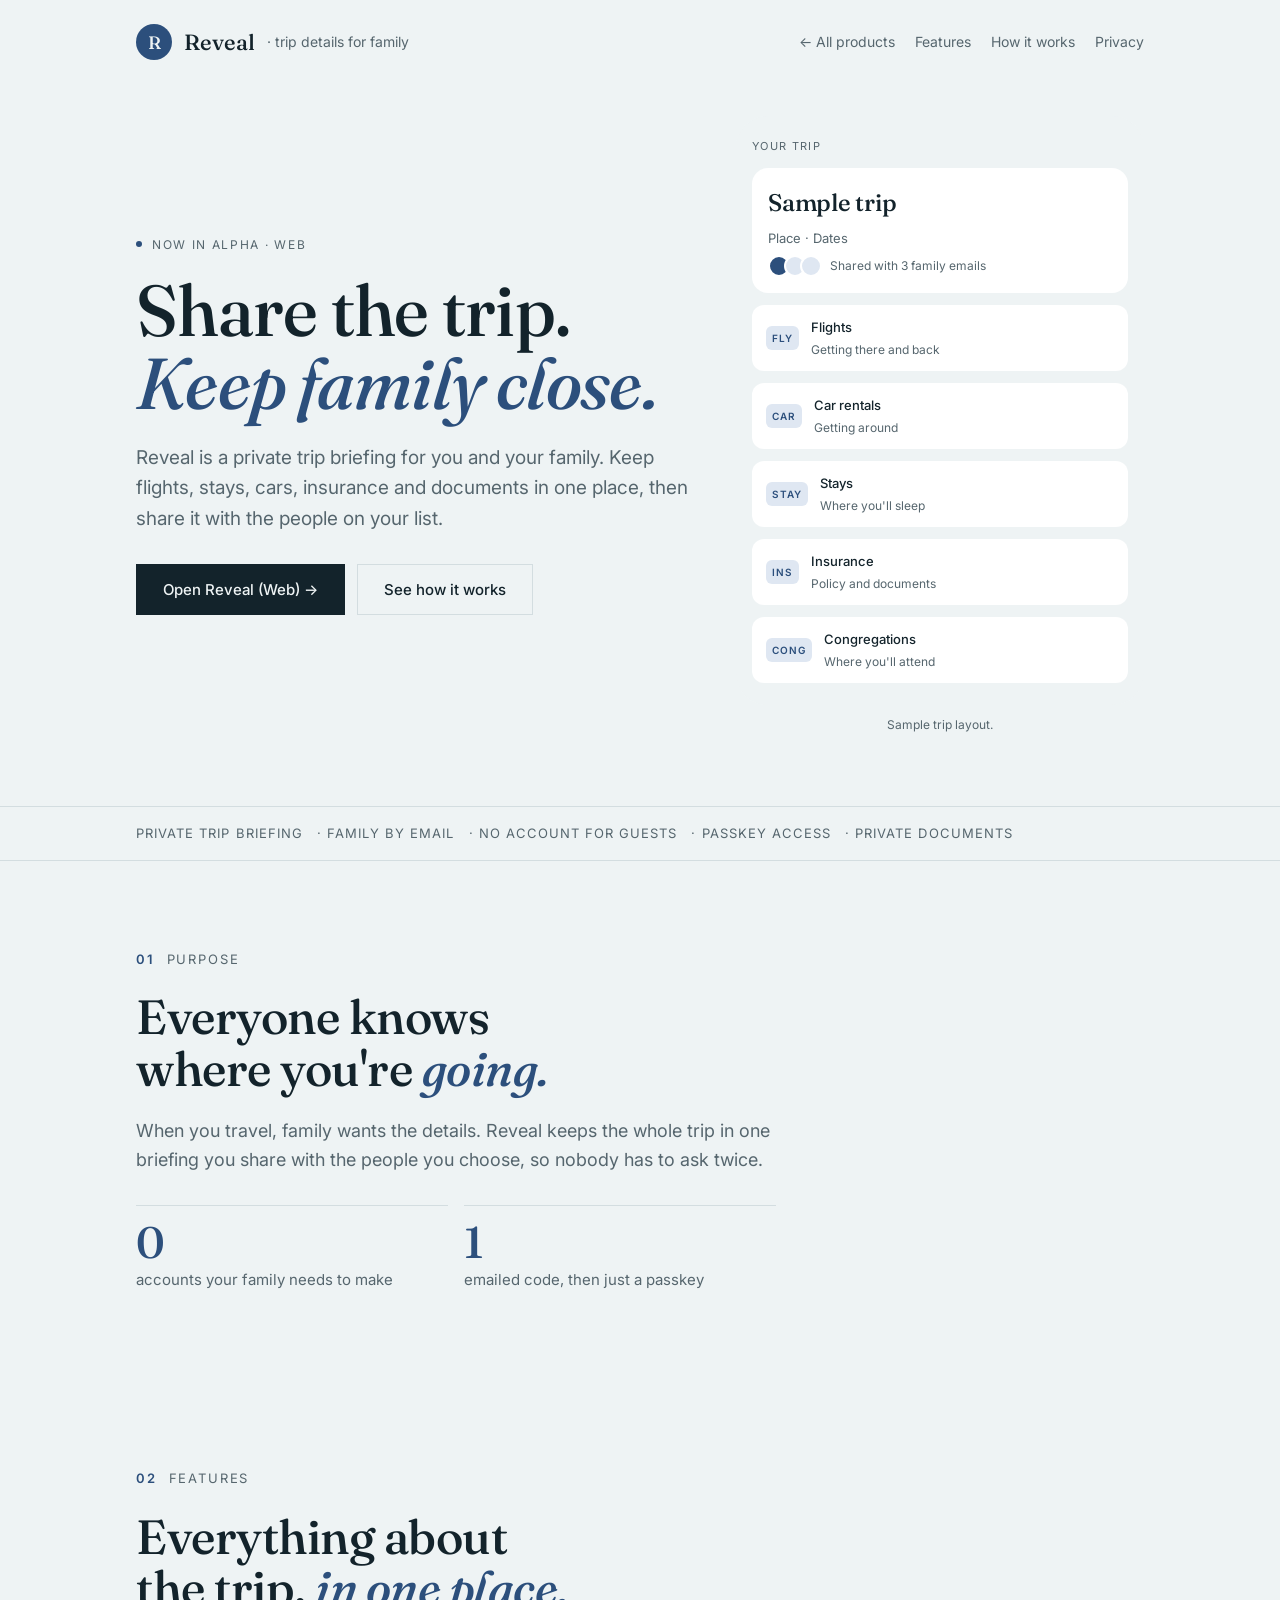
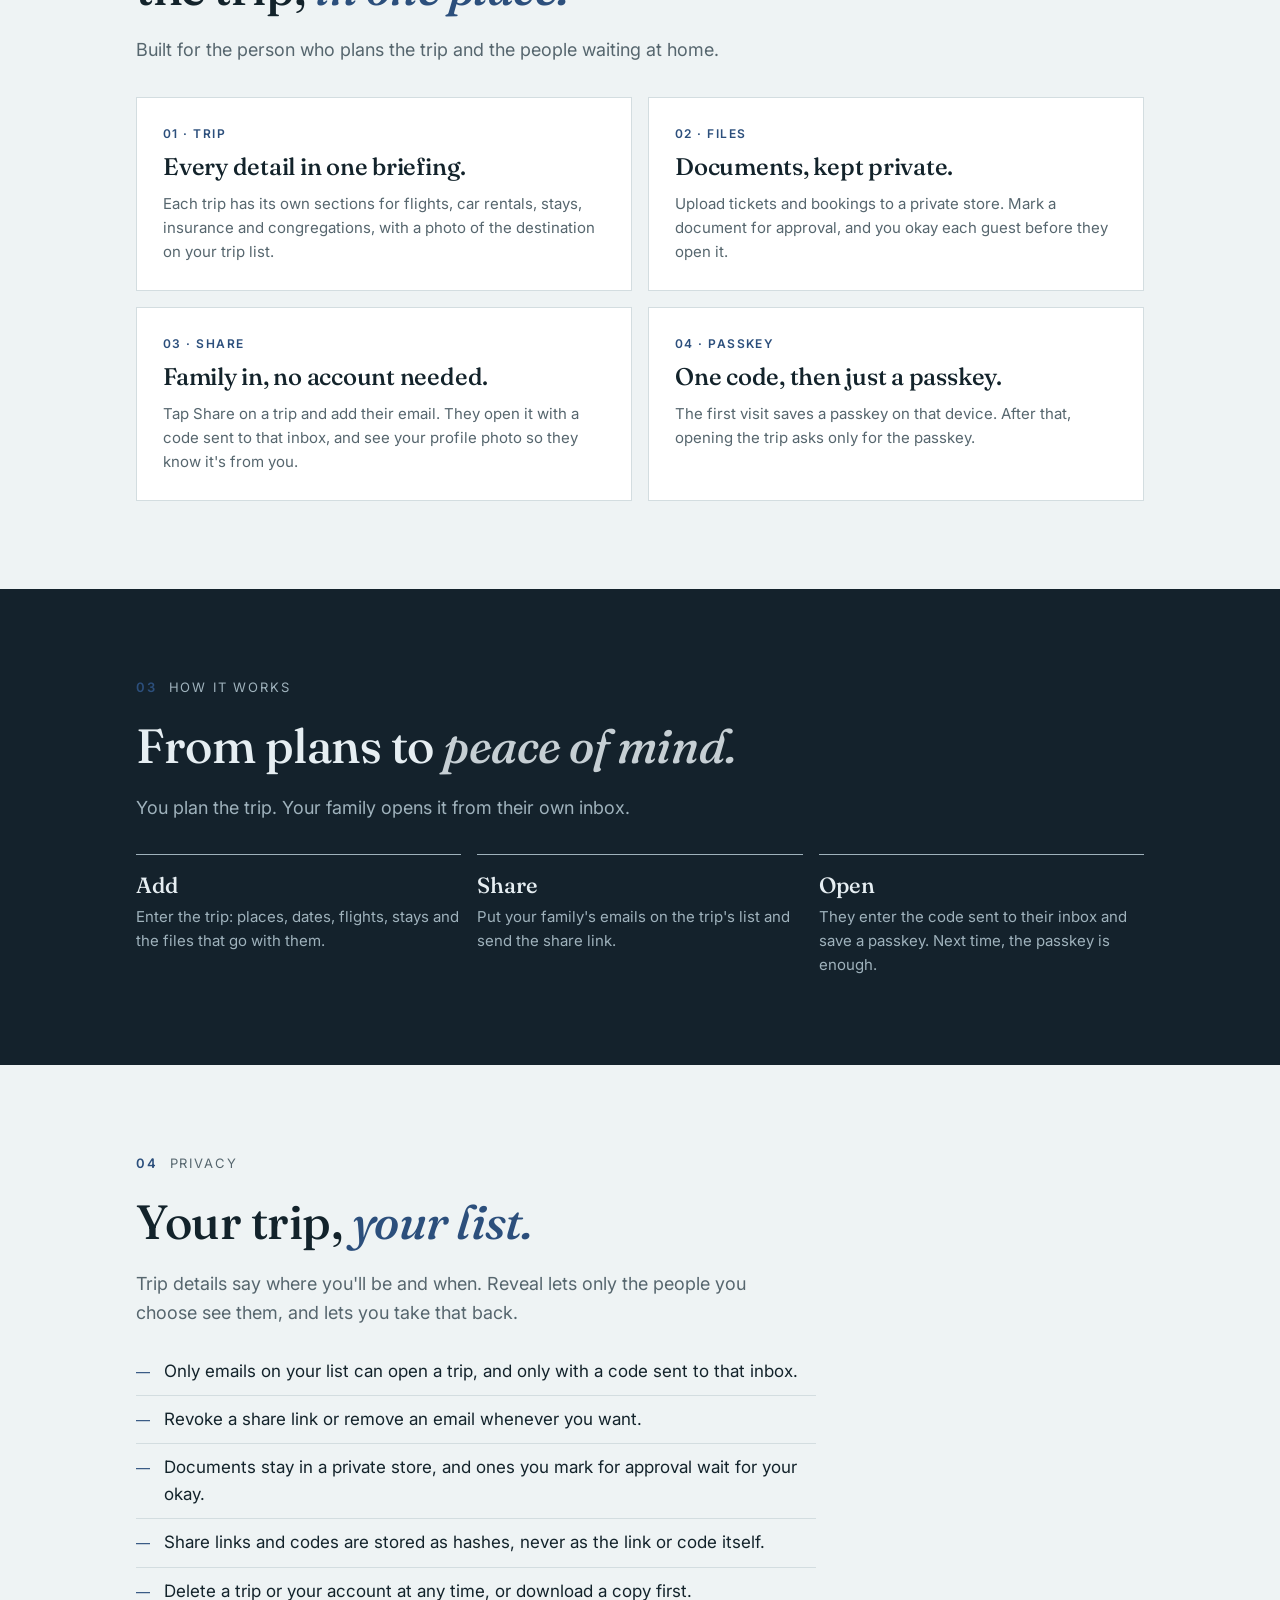
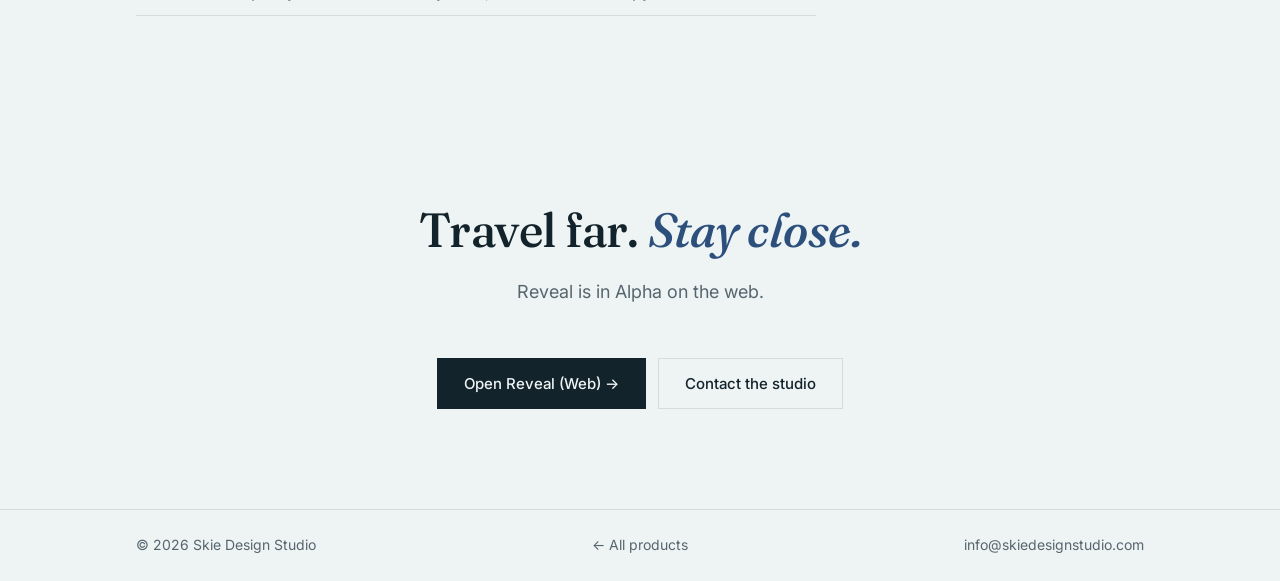
<file: reveal/index.html>
<!doctype html>
<html lang="en">
<head>
<meta charset="utf-8" />
<meta name="viewport" content="width=device-width,initial-scale=1,viewport-fit=cover" />
<title>Reveal — Share the trip</title>
<link rel="preconnect" href="https://fonts.googleapis.com">
<link rel="preconnect" href="https://fonts.gstatic.com" crossorigin>
<link href="https://fonts.googleapis.com/css2?family=Fraunces:ital,opsz,wght@0,9..144,400;0,9..144,500;0,9..144,600;1,9..144,400;1,9..144,500&family=Inter:wght@400;500;600&family=JetBrains+Mono:wght@400;500&display=swap" rel="stylesheet">
<link rel="stylesheet" href="/css/site.css" />
<link rel="stylesheet" href="/css/reveal.css" />
</head>
<body class="product" data-product="reveal">
<header>
  <div class="wrap">
    <div class="brand"><div class="mark" aria-hidden="true">R</div><b>Reveal</b><span>· trip details for family</span></div>
    <nav aria-label="Page sections"><a href="/">← All products</a>
      <a href="#features">Features</a>
      <a href="#how">How it works</a>
      <a href="#privacy">Privacy</a>
    </nav>
  </div>
</header>

<div class="hero">
  <div class="wrap">
    <div>
      <div class="badges">
        <span class="badge">Now in Alpha · Web</span>
      </div>
      <h1>Share the trip. <em>Keep family close.</em></h1>
      <p class="lede">Reveal is a private trip briefing for you and your family. Keep flights, stays, cars, insurance and documents in one place, then share it with the people on your list.</p>
      <div class="ctas">
        <a class="btn primary" href="https://travelplans-three.vercel.app/" target="_blank" rel="noopener">Open Reveal (Web) →</a>
        <a class="btn ghost" href="#how">See how it works</a>
      </div>
      </div>
    <figure style="margin:0">
      <div class="phone" aria-label="Sample Reveal trip">
        <div class="screen">
          <span class="k">Your trip</span>
          <div class="trip">
            <h3>Sample trip</h3>
            <span class="sub">Place · Dates</span>
            <div class="shared"><span class="dots"><i></i><i></i><i></i></span>Shared with 3 family emails</div>
          </div>
          <div class="row"><span class="tag">FLY</span><span class="t">Flights</span><span class="d">Getting there and back</span></div>
          <div class="row"><span class="tag">CAR</span><span class="t">Car rentals</span><span class="d">Getting around</span></div>
          <div class="row"><span class="tag">STAY</span><span class="t">Stays</span><span class="d">Where you'll sleep</span></div>
          <div class="row"><span class="tag">INS</span><span class="t">Insurance</span><span class="d">Policy and documents</span></div>
          <div class="row"><span class="tag">CONG</span><span class="t">Congregations</span><span class="d">Where you'll attend</span></div>
        </div>
      </div>
      <figcaption class="mockcap">Sample trip layout.</figcaption>
    </figure>
  </div>
</div>

<div class="ticker">
  <div class="wrap"><span>Private trip briefing</span><span>· Family by email</span><span>· No account for guests</span><span>· Passkey access</span><span>· Private documents</span></div>
</div>

<section id="purpose">
  <div class="wrap">
    <div class="eyebrow"><b>01</b> Purpose</div>
    <h2>Everyone knows where you're <em>going.</em></h2>
    <p class="intro">When you travel, family wants the details. Reveal keeps the whole trip in one briefing you share with the people you choose, so nobody has to ask twice.</p>
    <div class="stats">
      <div class="stat"><b>0</b><span>accounts your family needs to make</span></div>
      <div class="stat"><b>1</b><span>emailed code, then just a passkey</span></div>
    </div>
  </div>
</section>

<section id="features">
  <div class="wrap">
    <div class="eyebrow"><b>02</b> Features</div>
    <h2>Everything about the trip, <em>in one place.</em></h2>
    <p class="intro">Built for the person who plans the trip and the people waiting at home.</p>
    <div class="cards">
      <div class="card"><span class="lbl">01 · Trip</span><h3>Every detail in one briefing.</h3><p>Each trip has its own sections for flights, car rentals, stays, insurance and congregations, with a photo of the destination on your trip list.</p></div>
      <div class="card"><span class="lbl">02 · Files</span><h3>Documents, kept private.</h3><p>Upload tickets and bookings to a private store. Mark a document for approval, and you okay each guest before they open it.</p></div>
      <div class="card"><span class="lbl">03 · Share</span><h3>Family in, no account needed.</h3><p>Tap Share on a trip and add their email. They open it with a code sent to that inbox, and see your profile photo so they know it's from you.</p></div>
      <div class="card"><span class="lbl">04 · Passkey</span><h3>One code, then just a passkey.</h3><p>The first visit saves a passkey on that device. After that, opening the trip asks only for the passkey.</p></div>
    </div>
  </div>
</section>

<section id="how" class="band">
  <div class="wrap">
    <div class="eyebrow"><b>03</b> How it works</div>
    <h2>From plans to <em>peace of mind.</em></h2>
    <p class="intro">You plan the trip. Your family opens it from their own inbox.</p>
    <div class="steps">
      <div class="step"><b>Add</b><span>Enter the trip: places, dates, flights, stays and the files that go with them.</span></div>
      <div class="step"><b>Share</b><span>Put your family's emails on the trip's list and send the share link.</span></div>
      <div class="step"><b>Open</b><span>They enter the code sent to their inbox and save a passkey. Next time, the passkey is enough.</span></div>
    </div>
  </div>
</section>

<section id="privacy">
  <div class="wrap">
    <div class="eyebrow"><b>04</b> Privacy</div>
    <h2>Your trip, <em>your list.</em></h2>
    <p class="intro">Trip details say where you'll be and when. Reveal lets only the people you choose see them, and lets you take that back.</p>
    <ul class="promise">
      <li>Only emails on your list can open a trip, and only with a code sent to that inbox.</li>
      <li>Revoke a share link or remove an email whenever you want.</li>
      <li>Documents stay in a private store, and ones you mark for approval wait for your okay.</li>
      <li>Share links and codes are stored as hashes, never as the link or code itself.</li>
      <li>Delete a trip or your account at any time, or download a copy first.</li>
    </ul>
  </div>
</section>

<section id="closing" class="closing">
  <div class="wrap">
    <h2>Travel far. <em>Stay close.</em></h2>
    <p class="intro">Reveal is in Alpha on the web.</p>
    <div class="ctas">
      <a class="btn primary" href="https://travelplans-three.vercel.app/" target="_blank" rel="noopener">Open Reveal (Web) →</a>
      <a class="btn ghost" href="mailto:info@skiedesignstudio.com">Contact the studio</a>
    </div>
  </div>
</section>

<footer class="site-footer">
  <div class="wrap site-footer__inner"><span>© 2026 Skie Design Studio</span><a href="/">← All products</a><a href="mailto:info@skiedesignstudio.com">info@skiedesignstudio.com</a></div>
</footer>
</body>
</html>
</file>
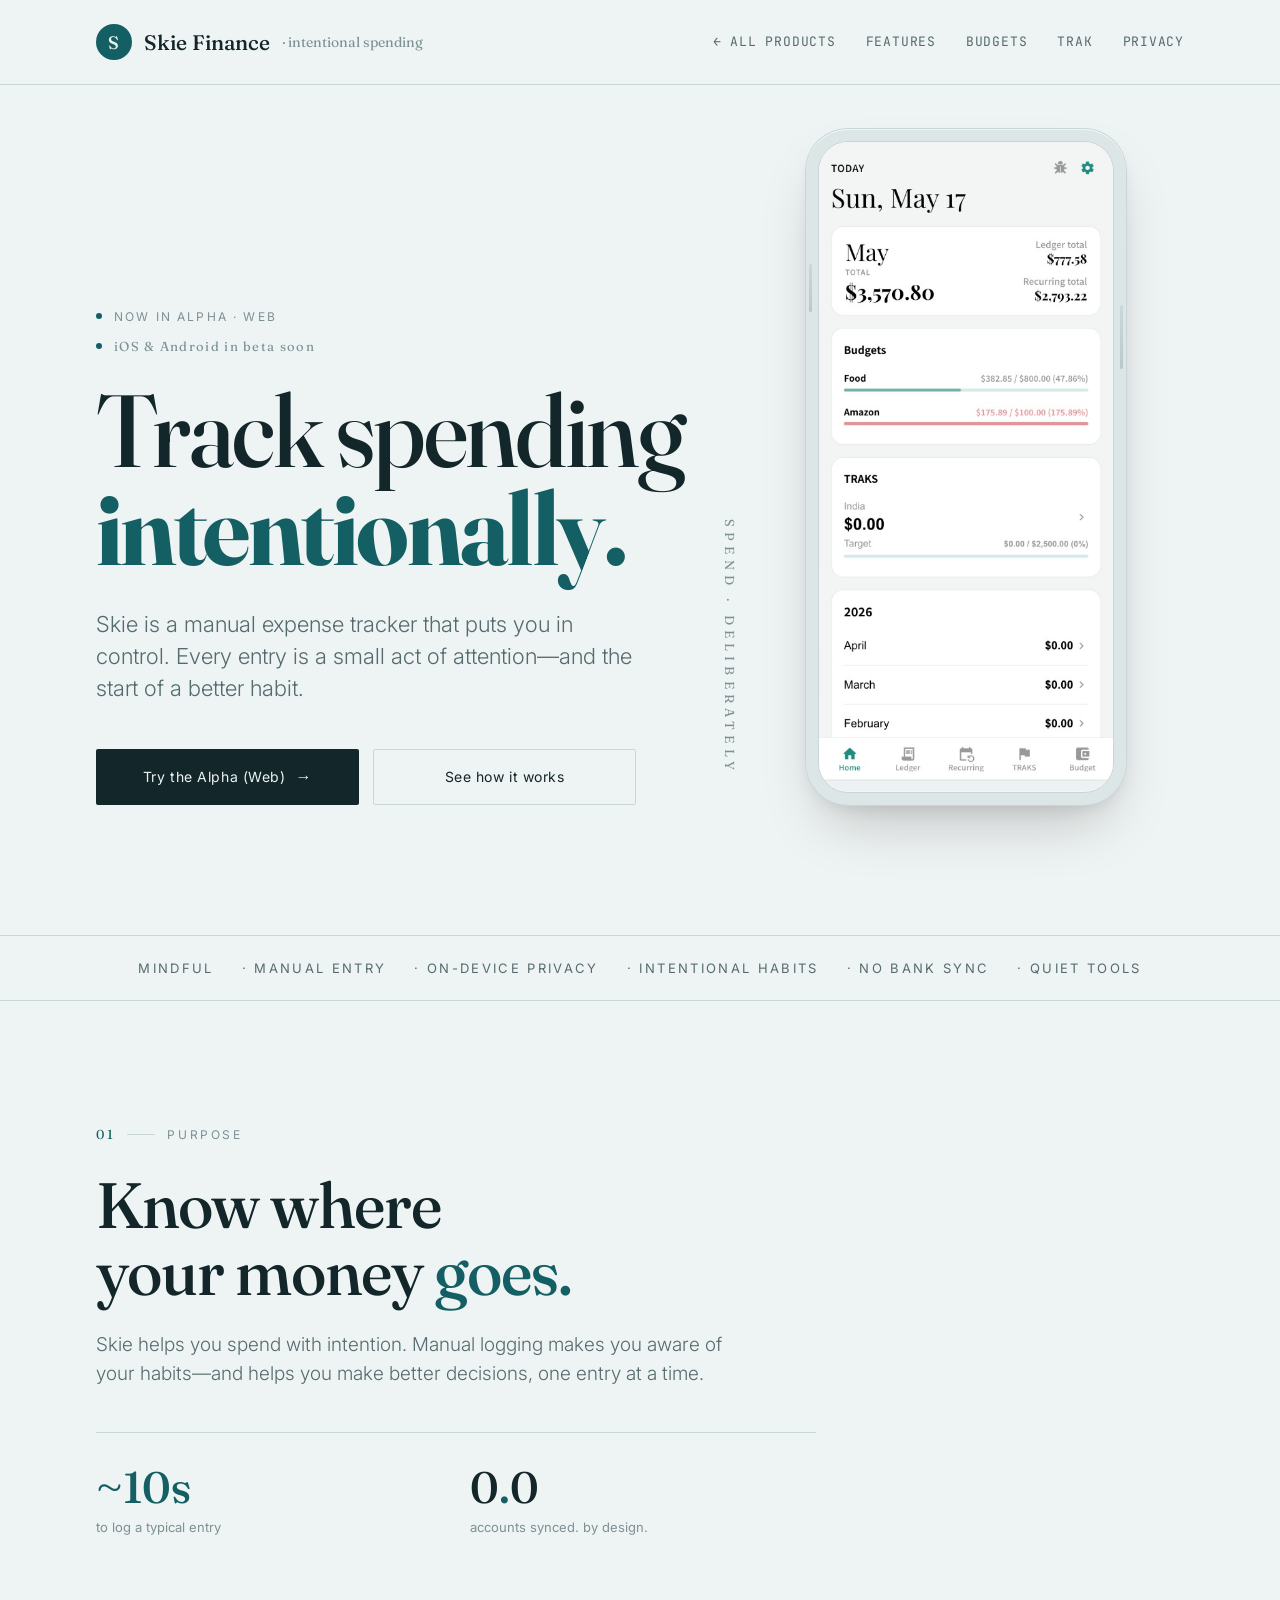
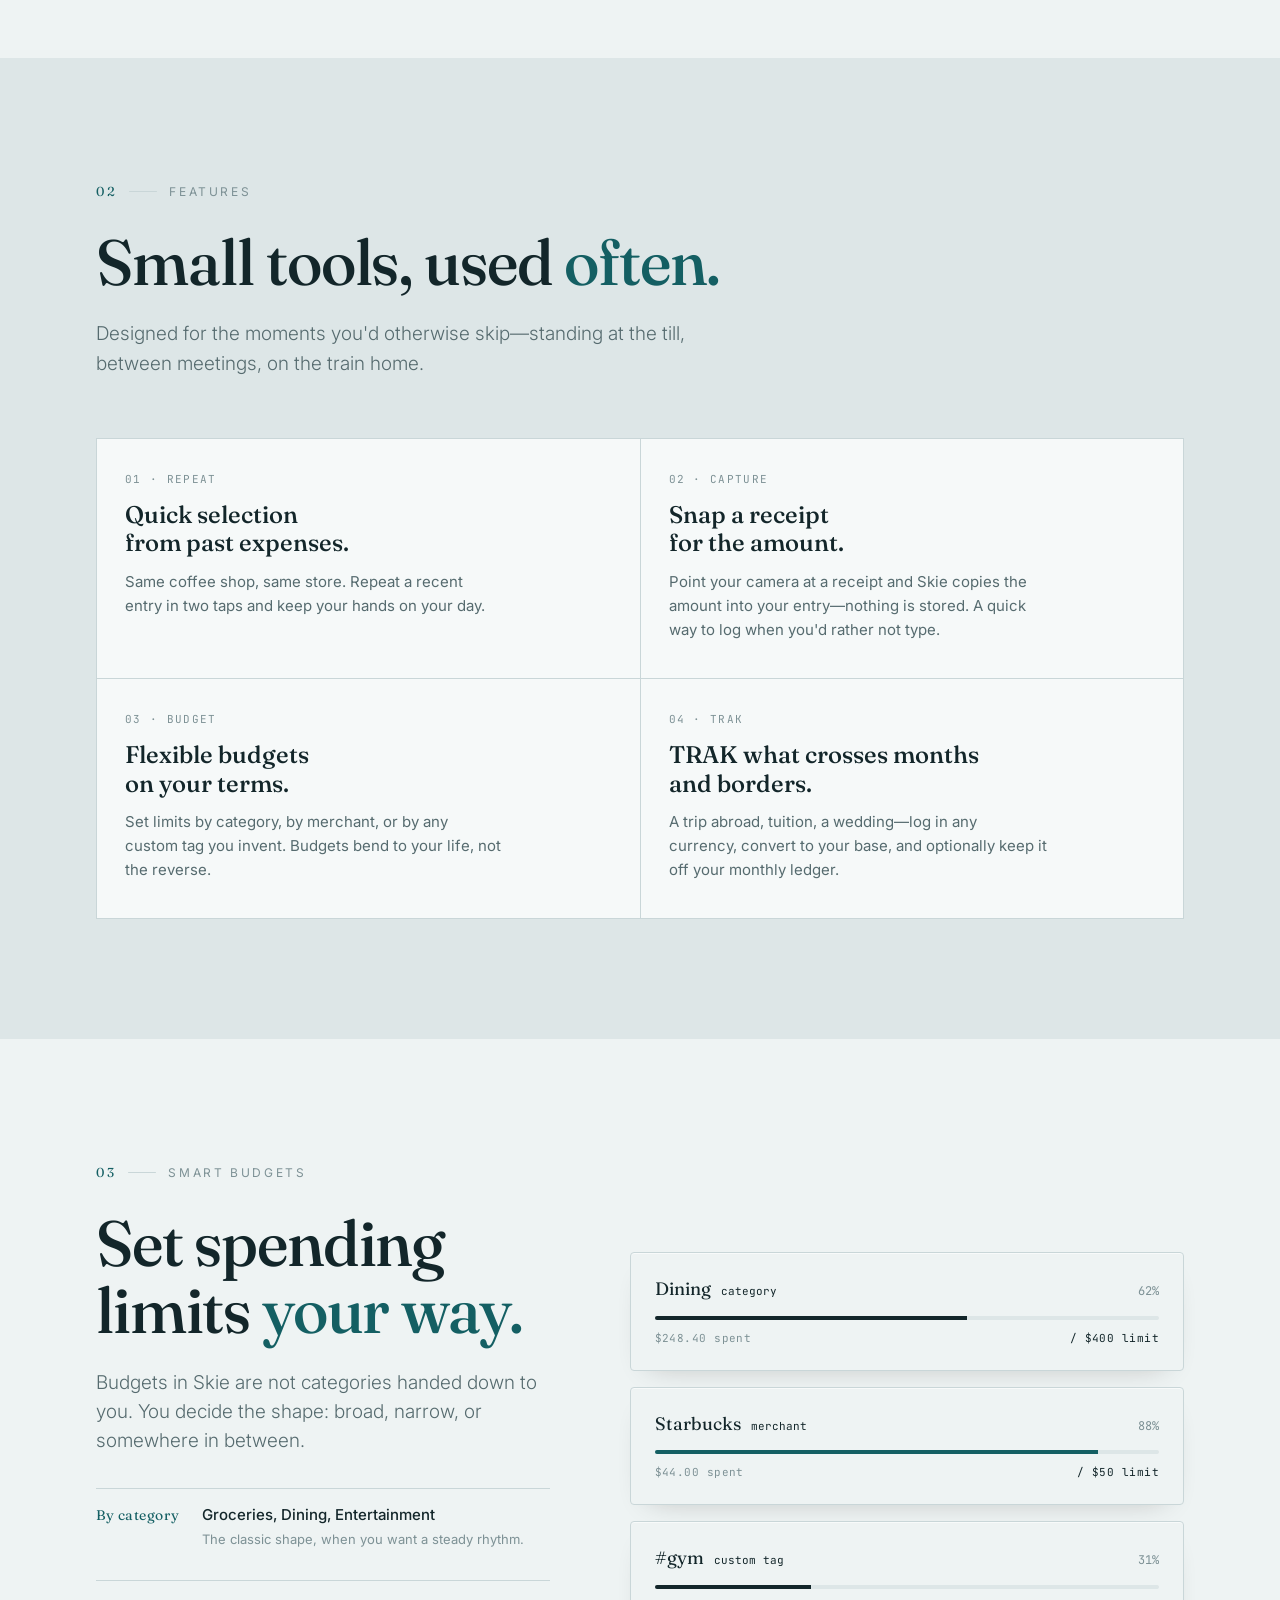
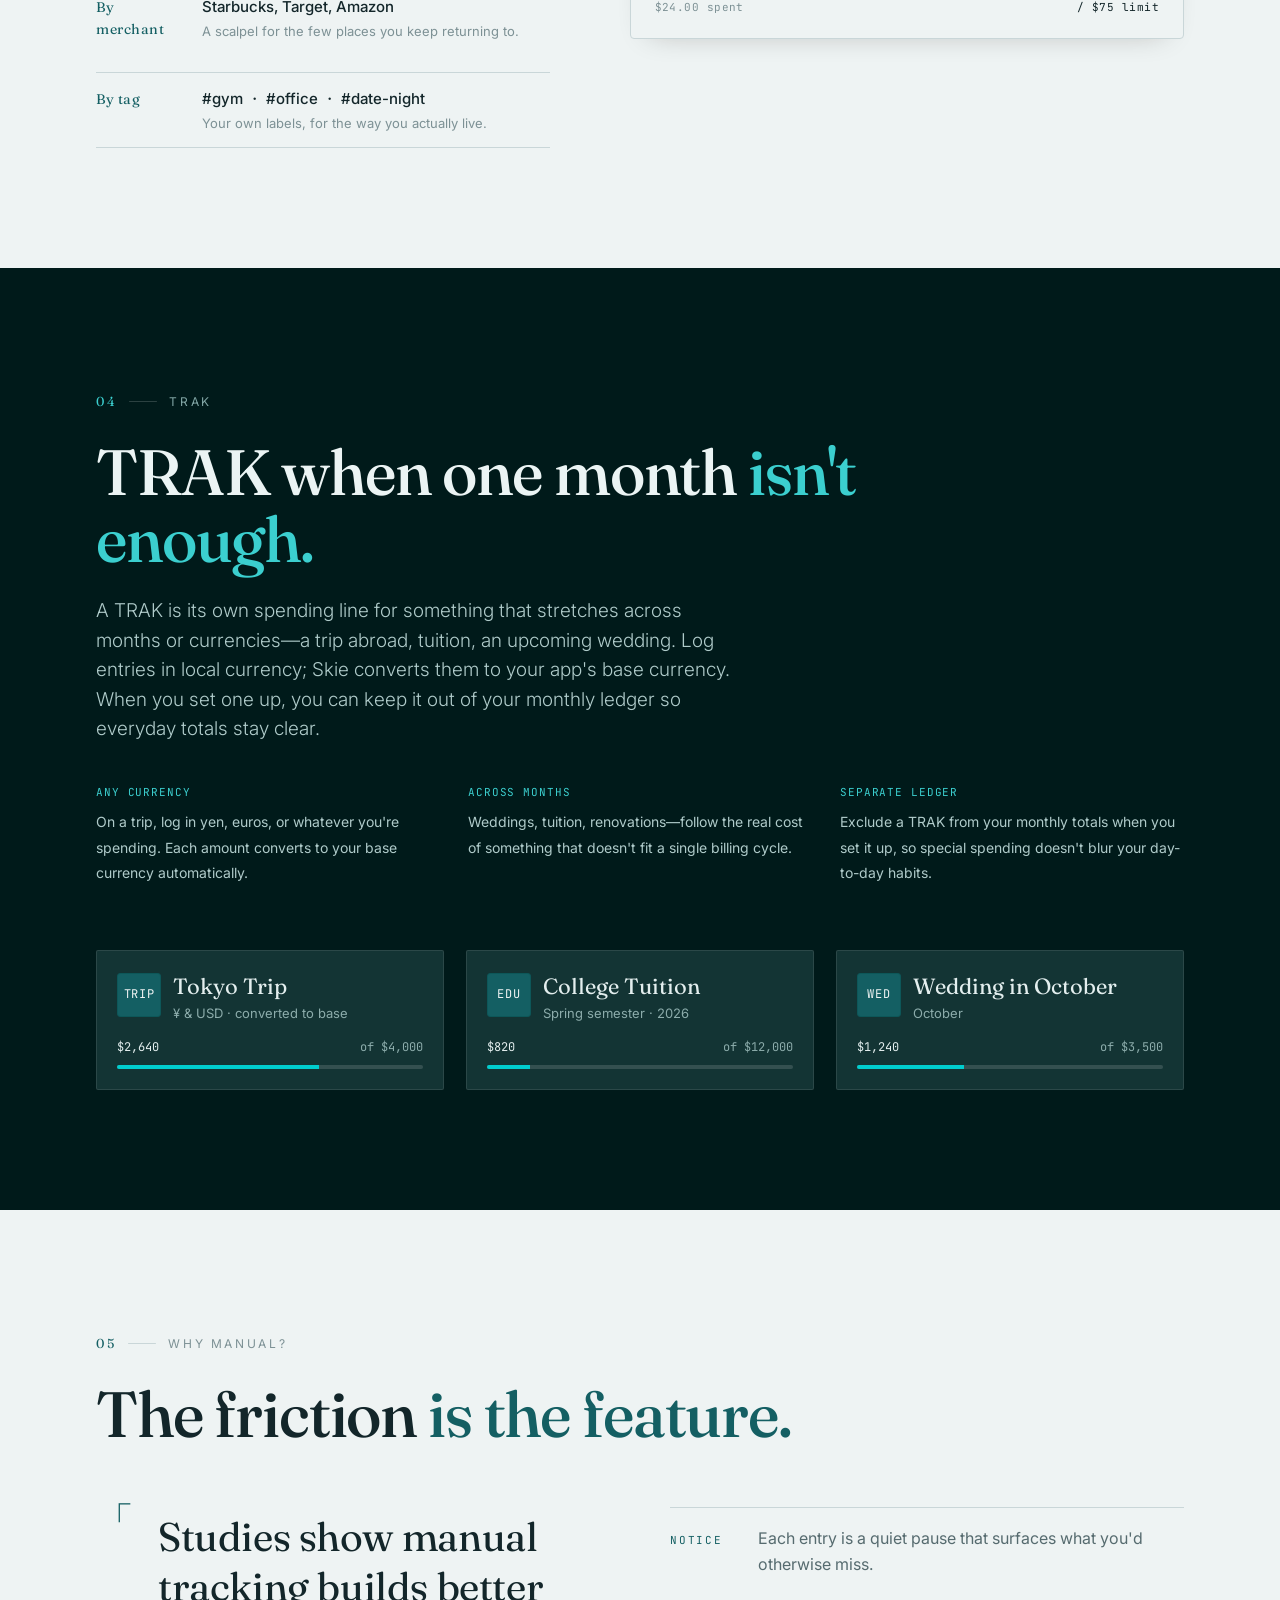
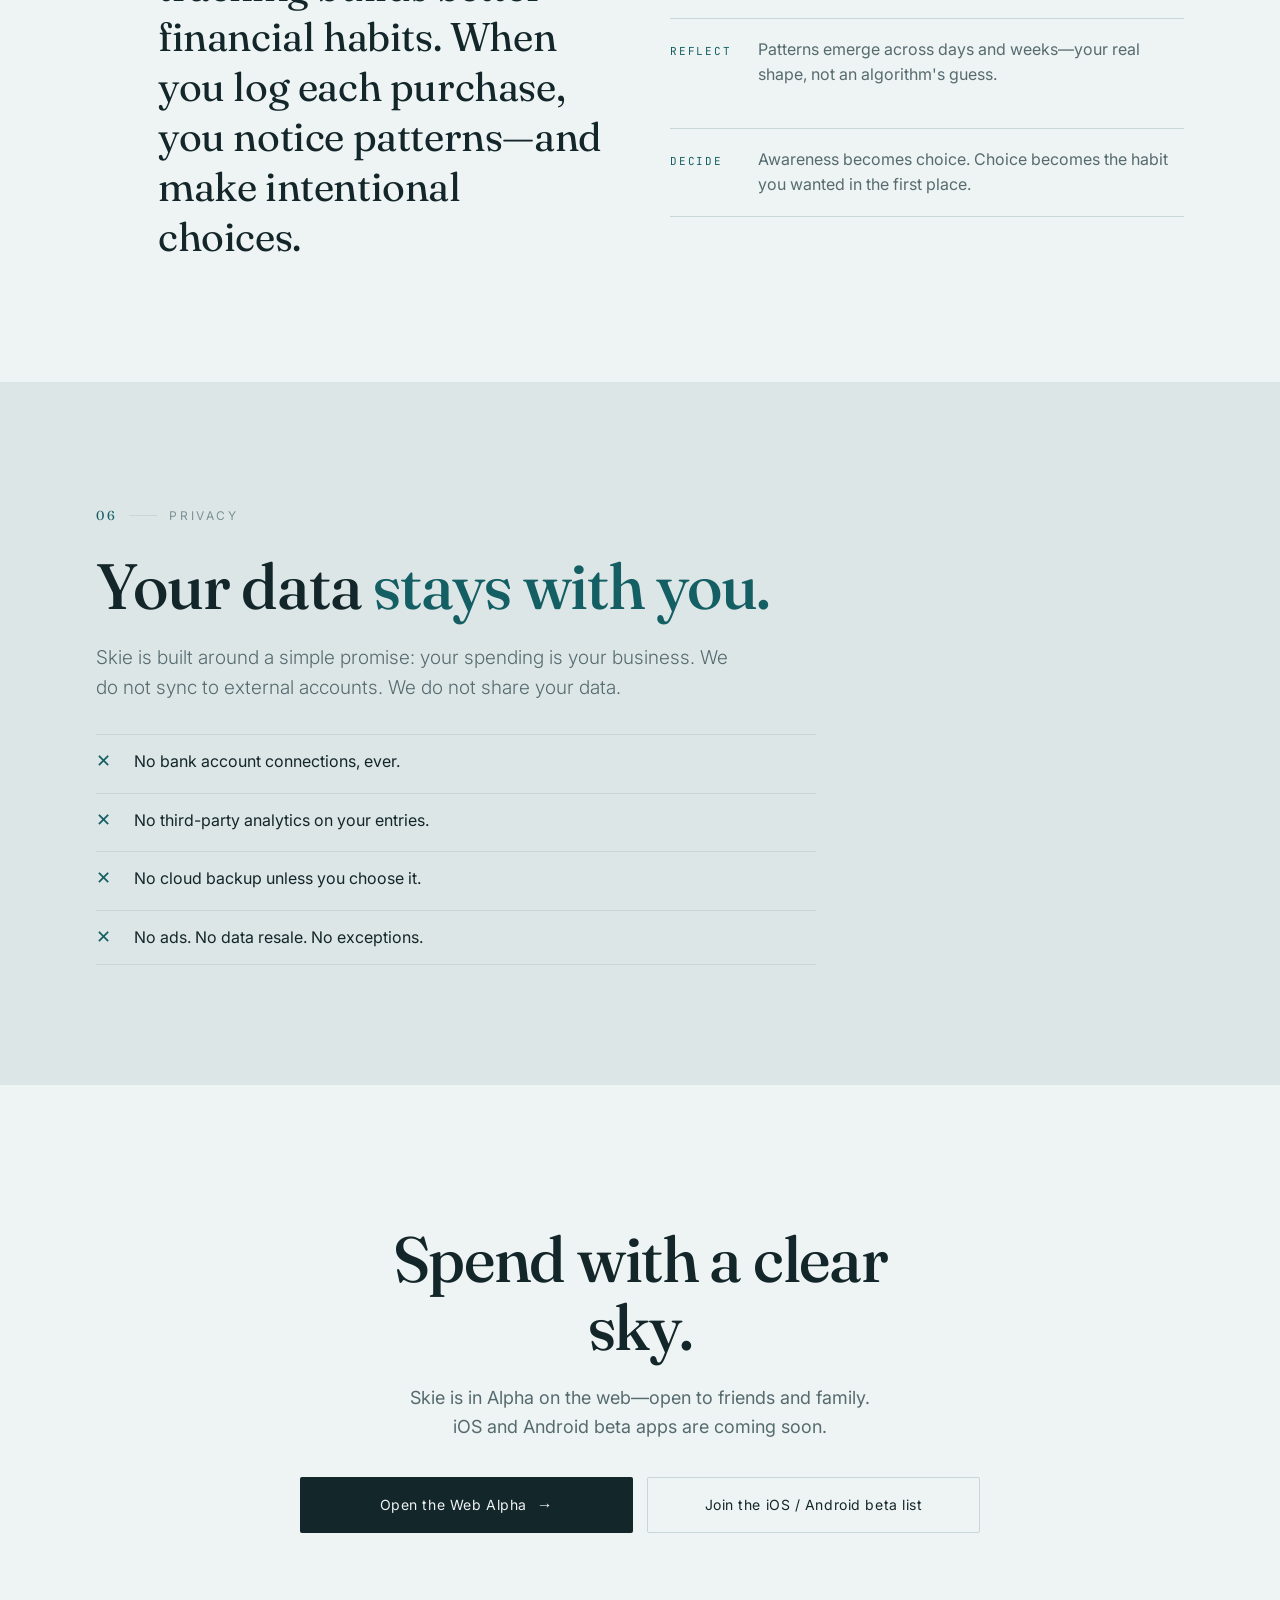
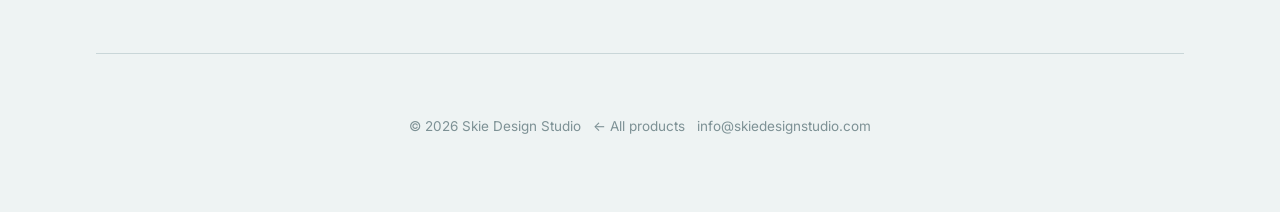
<file: skie-finance/index.html>
<!doctype html>
<html lang="en">
<head>
<meta charset="utf-8" />
<meta name="viewport" content="width=device-width,initial-scale=1" />
<title>Skie Finance — Track spending intentionally</title>
<link rel="preconnect" href="https://fonts.googleapis.com">
<link rel="preconnect" href="https://fonts.gstatic.com" crossorigin>
<link href="https://fonts.googleapis.com/css2?family=Fraunces:ital,opsz,wght@0,9..144,400;0,9..144,500;0,9..144,600;1,9..144,400;1,9..144,500&family=Inter:wght@400;500;600&family=JetBrains+Mono:wght@400;500&display=swap" rel="stylesheet">
<link rel="stylesheet" href="/css/site.css?v=2" />
<link rel="stylesheet" href="/css/skie.css?v=2" />
</head>
<body class="product" data-product="skie">

  <header class="product-top">
    <div class="wrap product-top__inner">
      <a class="brand" href="/skie-finance"><span class="mark" aria-hidden="true">S</span><b>Skie Finance</b><small>· intentional spending</small></a>
      <nav class="nav" aria-label="Skie Finance">
        <a href="/">← All products</a>
        <a href="#features">Features</a>
        <a href="#budgets">Budgets</a>
        <a href="#trak">TRAK</a>
        <a href="#privacy">Privacy</a>
      </nav>
    </div>
  </header>

<div class="wrap skie-wrap">

  <!-- HERO -->
  <section class="hero">
    <div class="hero-text">
      <div class="hero-meta">
        <div class="hero-meta__row">
          <span class="dot" aria-hidden="true"></span>
          <span>Now in Alpha · Web</span>
        </div>
        <div class="hero-meta__row">
          <span class="dot" aria-hidden="true"></span>
          <span class="ja">iOS &amp; Android in beta soon</span>
        </div>
      </div>
      <h1 class="headline">
        Track spending<br />
        <em>intentionally.</em>
      </h1>
      <p class="subhead">Skie is a manual expense tracker that puts you in control. Every entry is a small act of attention—and the start of a better habit.</p>
      <div class="cta-row">
        <a class="btn btn-primary" href="https://skie-finance.vercel.app/" target="_blank" rel="noopener">Try the Alpha (Web) <span class="arrow">→</span></a>
        <a class="btn btn-ghost" href="#features">See how it works</a>
      </div>
    </div>

    <div class="hero-art">
      <div class="tate" aria-hidden="true">SPEND&nbsp;·&nbsp;DELIBERATELY</div>
      <figure class="phone">
        <div class="phone__screen">
          <img
            src="/assets/hero-app-home.png"
            alt="Skie mobile app Home screen: Sun May 17 with May total, ledger and recurring breakdown, Budgets and TRAKS cards including India, 2026 yearly overview, and tab bar."
            width="471"
            height="1024"
            decoding="async"
          />
        </div>
      </figure>
    </div>
  </section>

</div>

<!-- MARQUEE / DIVIDER -->
<div class="marquee" aria-hidden="true">
  <span>Mindful</span>
  <span>· Manual Entry</span>
  <span>· On-Device Privacy</span>
  <span>· Intentional Habits</span>
  <span>· No Bank Sync</span>
  <span>· Quiet Tools</span>
</div>

<div class="wrap skie-wrap">

  <!-- AWARENESS / KNOW WHERE YOUR MONEY GOES -->
  <section class="awareness">
    <div>
      <div class="eyebrow"><span class="num">01</span><span class="bar"></span> Purpose</div>
      <h2 class="section-title">Know where<br />your money <em>goes.</em></h2>
      <p class="lead">Skie helps you spend with intention. Manual logging makes you aware of your habits—and helps you make better decisions, one entry at a time.</p>

      <div class="pull-numbers">
        <div class="pn"><div class="n"><em>~10s</em></div><div class="lbl">to log a typical entry</div></div>
        <div class="pn"><div class="n">0<em>.</em>0</div><div class="lbl">accounts synced. by design.</div></div>
      </div>
    </div>
  </section>

</div>

<!-- FEATURES -->
<section class="features" id="features">
  <div class="wrap skie-wrap">
    <div class="eyebrow"><span class="num">02</span><span class="bar"></span> Features</div>
    <h2 class="section-title">Small tools, used <em>often.</em></h2>
    <p class="lead">Designed for the moments you'd otherwise skip—standing at the till, between meetings, on the train home.</p>

    <div class="grid">
      <div class="feat">
        <span class="num">01 · REPEAT</span>
        <h3>Quick selection<br />from past expenses.</h3>
        <p>Same coffee shop, same store. Repeat a recent entry in two taps and keep your hands on your day.</p>
      </div>
      <div class="feat">
        <span class="num">02 · CAPTURE</span>
        <h3>Snap a receipt<br />for the amount.</h3>
        <p>Point your camera at a receipt and Skie copies the amount into your entry—nothing is stored. A quick way to log when you'd rather not type.</p>
      </div>
      <div class="feat">
        <span class="num">03 · BUDGET</span>
        <h3>Flexible budgets<br />on your terms.</h3>
        <p>Set limits by category, by merchant, or by any custom tag you invent. Budgets bend to your life, not the reverse.</p>
      </div>
      <div class="feat">
        <span class="num">04 · TRAK</span>
        <h3>TRAK what crosses months<br />and borders.</h3>
        <p>A trip abroad, tuition, a wedding—log in any currency, convert to your base, and optionally keep it off your monthly ledger.</p>
      </div>
    </div>
  </div>
</section>

<div class="wrap skie-wrap">

  <!-- BUDGETS -->
  <section id="budgets">
    <div class="budget">
      <div class="col-text">
        <div class="eyebrow"><span class="num">03</span><span class="bar"></span> Smart Budgets</div>
        <h2 class="section-title">Set spending limits <em>your way.</em></h2>
        <p class="lead">Budgets in Skie are not categories handed down to you. You decide the shape: broad, narrow, or somewhere in between.</p>

        <ul class="spec">
          <li>
            <span class="k">By category</span>
            <span class="v"><strong>Groceries, Dining, Entertainment</strong><span class="ex">The classic shape, when you want a steady rhythm.</span></span>
          </li>
          <li>
            <span class="k">By merchant</span>
            <span class="v"><strong>Starbucks, Target, Amazon</strong><span class="ex">A scalpel for the few places you keep returning to.</span></span>
          </li>
          <li>
            <span class="k">By tag</span>
            <span class="v"><strong>#gym ・ #office ・ #date-night</strong><span class="ex">Your own labels, for the way you actually live.</span></span>
          </li>
        </ul>
      </div>

      <div class="budget-card-stack">
        <div class="budget-card">
          <div class="head">
            <div class="nm">Dining <span style="color:var(--sumi-mute); font-family:'JetBrains Mono', monospace; font-size:11px; margin-left:6px;">category</span></div>
            <div class="pct">62%</div>
          </div>
          <div class="bar"><div class="fill" style="width:62%"></div></div>
          <div class="meta"><span>$248.40 spent</span><span class="lim">/ $400 limit</span></div>
        </div>
        <div class="budget-card">
          <div class="head">
            <div class="nm">Starbucks <span style="color:var(--sumi-mute); font-family:'JetBrains Mono', monospace; font-size:11px; margin-left:6px;">merchant</span></div>
            <div class="pct">88%</div>
          </div>
          <div class="bar"><div class="fill shu" style="width:88%"></div></div>
          <div class="meta"><span>$44.00 spent</span><span class="lim">/ $50 limit</span></div>
        </div>
        <div class="budget-card">
          <div class="head">
            <div class="nm">#gym <span style="color:var(--sumi-mute); font-family:'JetBrains Mono', monospace; font-size:11px; margin-left:6px;">custom tag</span></div>
            <div class="pct">31%</div>
          </div>
          <div class="bar"><div class="fill" style="width:31%"></div></div>
          <div class="meta"><span>$24.00 spent</span><span class="lim">/ $75 limit</span></div>
        </div>
      </div>
    </div>
  </section>

</div>

<!-- TRAK -->
<section class="goals" id="trak">
  <div class="wrap skie-wrap">
    <div class="eyebrow"><span class="num">04</span><span class="bar"></span> TRAK</div>
    <h2 class="section-title">TRAK when one month <em>isn't enough.</em></h2>
    <p class="lead">A TRAK is its own spending line for something that stretches across months or currencies—a trip abroad, tuition, an upcoming wedding. Log entries in local currency; Skie converts them to your app's base currency. When you set one up, you can keep it out of your monthly ledger so everyday totals stay clear.</p>

    <ul class="trak-spec">
      <li>
        <span class="k">Any currency</span>
        <span class="v">On a trip, log in yen, euros, or whatever you're spending. Each amount converts to your base currency automatically.</span>
      </li>
      <li>
        <span class="k">Across months</span>
        <span class="v">Weddings, tuition, renovations—follow the real cost of something that doesn't fit a single billing cycle.</span>
      </li>
      <li>
        <span class="k">Separate ledger</span>
        <span class="v">Exclude a TRAK from your monthly totals when you set it up, so special spending doesn't blur your day-to-day habits.</span>
      </li>
    </ul>

    <div class="envelopes">
      <div class="env">
        <div class="env__head">
          <div class="stamp" style="font-family:'JetBrains Mono', monospace; font-size:12px; letter-spacing:0.06em;">TRIP</div>
          <div class="env__intro">
            <div class="ttl">Tokyo Trip</div>
            <div class="sub">¥ &amp; USD · converted to base</div>
          </div>
        </div>
        <div class="progress">
          <div class="nums"><span>$2,640</span><span class="of">of $4,000</span></div>
          <div class="bar"><div class="fill shu" style="width:66%"></div></div>
        </div>
      </div>
      <div class="env">
        <div class="env__head">
          <div class="stamp" style="font-family:'JetBrains Mono', monospace; font-size:12px; letter-spacing:0.06em;">EDU</div>
          <div class="env__intro">
            <div class="ttl">College Tuition</div>
            <div class="sub">Spring semester · 2026</div>
          </div>
        </div>
        <div class="progress">
          <div class="nums"><span>$820</span><span class="of">of $12,000</span></div>
          <div class="bar"><div class="fill shu" style="width:14%"></div></div>
        </div>
      </div>
      <div class="env">
        <div class="env__head">
          <div class="stamp" style="font-family:'JetBrains Mono', monospace; font-size:12px; letter-spacing:0.06em;">WED</div>
          <div class="env__intro">
            <div class="ttl">Wedding in October</div>
            <div class="sub">October</div>
          </div>
        </div>
        <div class="progress">
          <div class="nums"><span>$1,240</span><span class="of">of $3,500</span></div>
          <div class="bar"><div class="fill shu" style="width:35%"></div></div>
        </div>
      </div>
    </div>
  </div>
</section>

<div class="wrap skie-wrap">

  <!-- WHY MANUAL -->
  <section class="why">
    <div class="eyebrow"><span class="num">05</span><span class="bar"></span> Why Manual?</div>
    <h2 class="section-title">The friction <em>is the feature.</em></h2>

    <div class="quote-box">
      <blockquote>
        Studies show manual tracking builds better financial habits. When you log each purchase, you notice patterns—and make intentional choices.
      </blockquote>
      <div class="observ">
        <div class="row2"><div class="k">Notice</div><div class="v">Each entry is a quiet pause that surfaces what you'd otherwise miss.</div></div>
        <div class="row2"><div class="k">Reflect</div><div class="v">Patterns emerge across days and weeks—your real shape, not an algorithm's guess.</div></div>
        <div class="row2"><div class="k">Decide</div><div class="v">Awareness becomes choice. Choice becomes the habit you wanted in the first place.</div></div>
      </div>
    </div>
  </section>

</div>

<!-- PRIVACY -->
<section class="privacy" id="privacy">
  <div class="wrap skie-wrap">
    <div class="privacy-grid">
      <div>
        <div class="eyebrow"><span class="num">06</span><span class="bar"></span> Privacy</div>
        <h2 class="section-title">Your data <em>stays with you.</em></h2>
        <p class="lead">Skie is built around a simple promise: your spending is your business. We do not sync to external accounts. We do not share your data.</p>
        <ul class="commit">
          <li><span class="x">✕</span><span>No bank account connections, ever.</span></li>
          <li><span class="x">✕</span><span>No third-party analytics on your entries.</span></li>
          <li><span class="x">✕</span><span>No cloud backup unless you choose it.</span></li>
          <li><span class="x">✕</span><span>No ads. No data resale. No exceptions.</span></li>
        </ul>
      </div>
    </div>
  </div>
</section>

<div class="wrap skie-wrap">

  <!-- END CTA -->
  <section class="endcta" id="download">
    <h2>Spend with a clear sky.</h2>
    <p>Skie is in Alpha on the web—open to friends and family. iOS and Android beta apps are coming soon.</p>
    <div class="cta-row">
      <a class="btn btn-primary" href="https://skie-finance.vercel.app/" target="_blank" rel="noopener">Open the Web Alpha <span class="arrow">→</span></a>
      <a class="btn btn-ghost" href="mailto:info@skiedesignstudio.com?subject=Skie%20iOS%20%2F%20Android%20beta">Join the iOS / Android beta list</a>
    </div>
  </section>

  <!-- FOOTER -->
  <footer class="site-footer"><div class="wrap site-footer__inner"><span>© 2026 Skie Design Studio</span><a href="/">← All products</a><a href="mailto:info@skiedesignstudio.com">info@skiedesignstudio.com</a></div></footer>

</div>


</body>
</html>
</file>
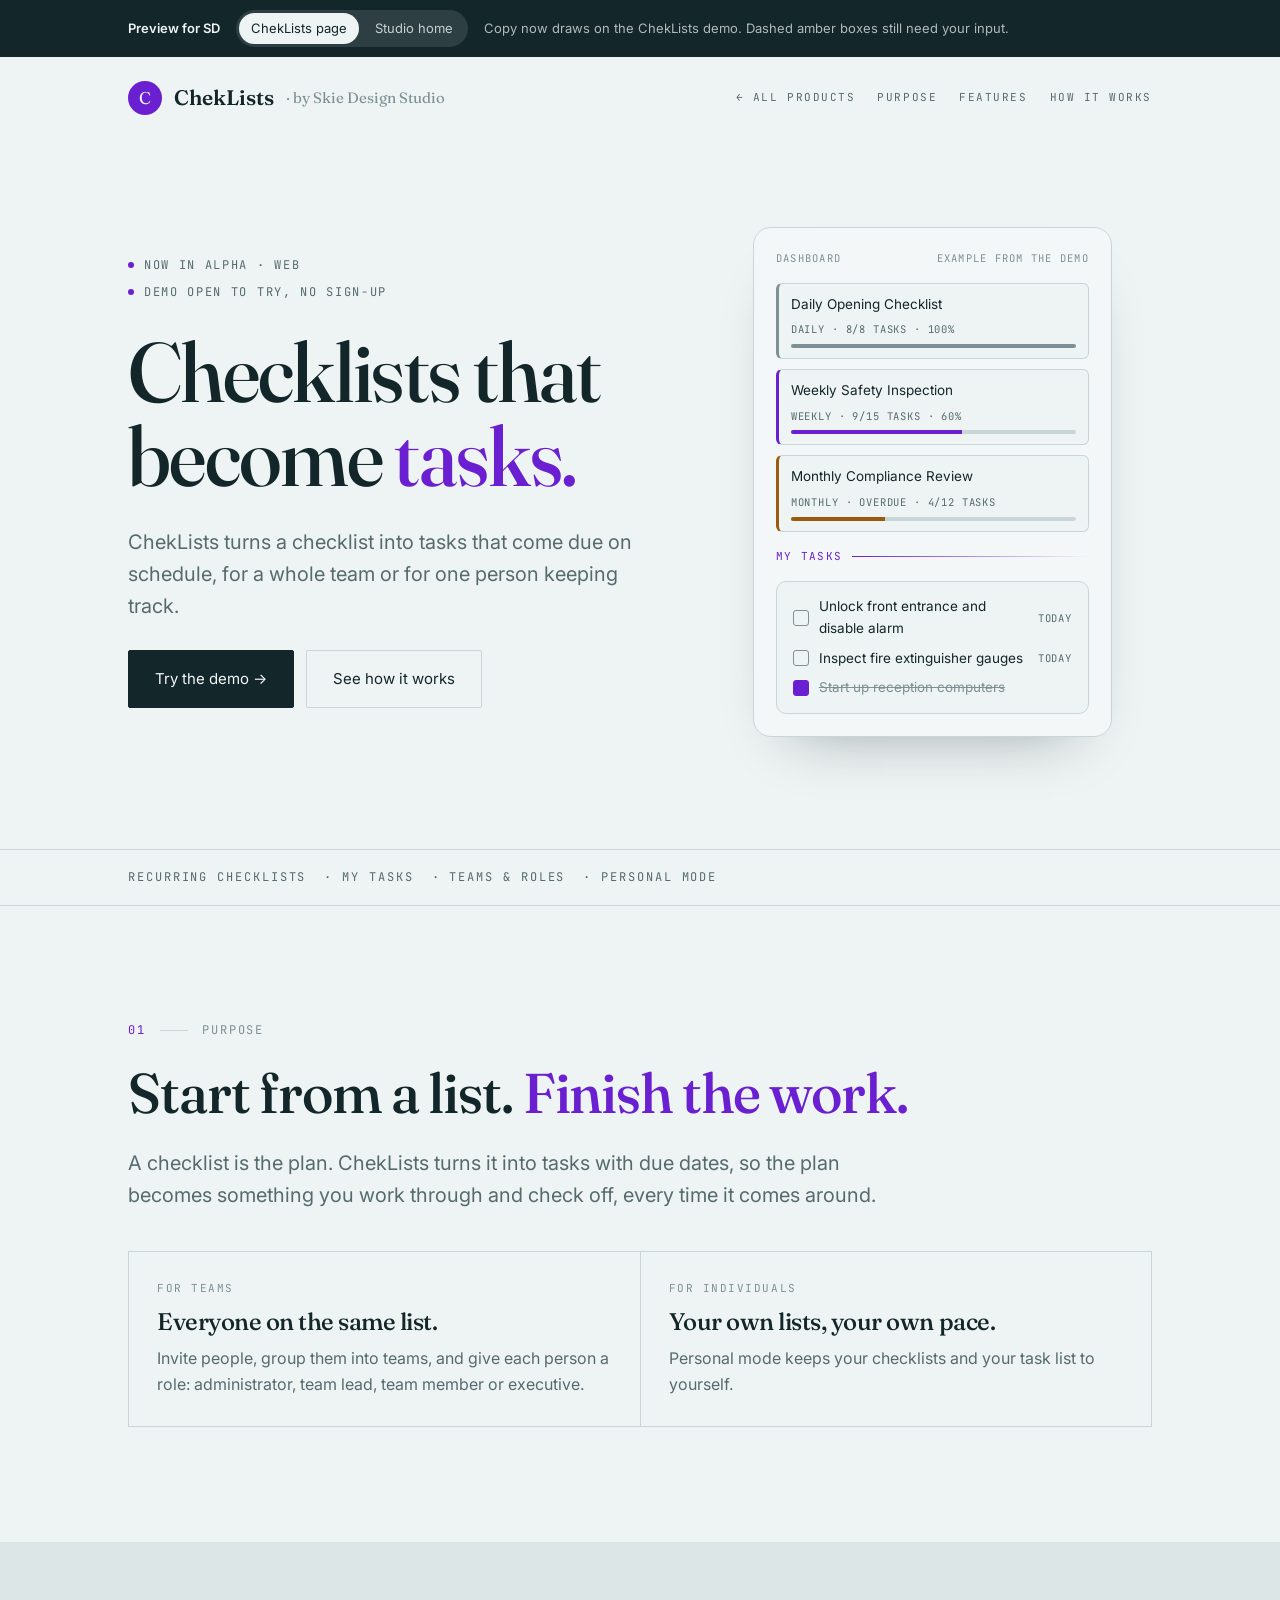
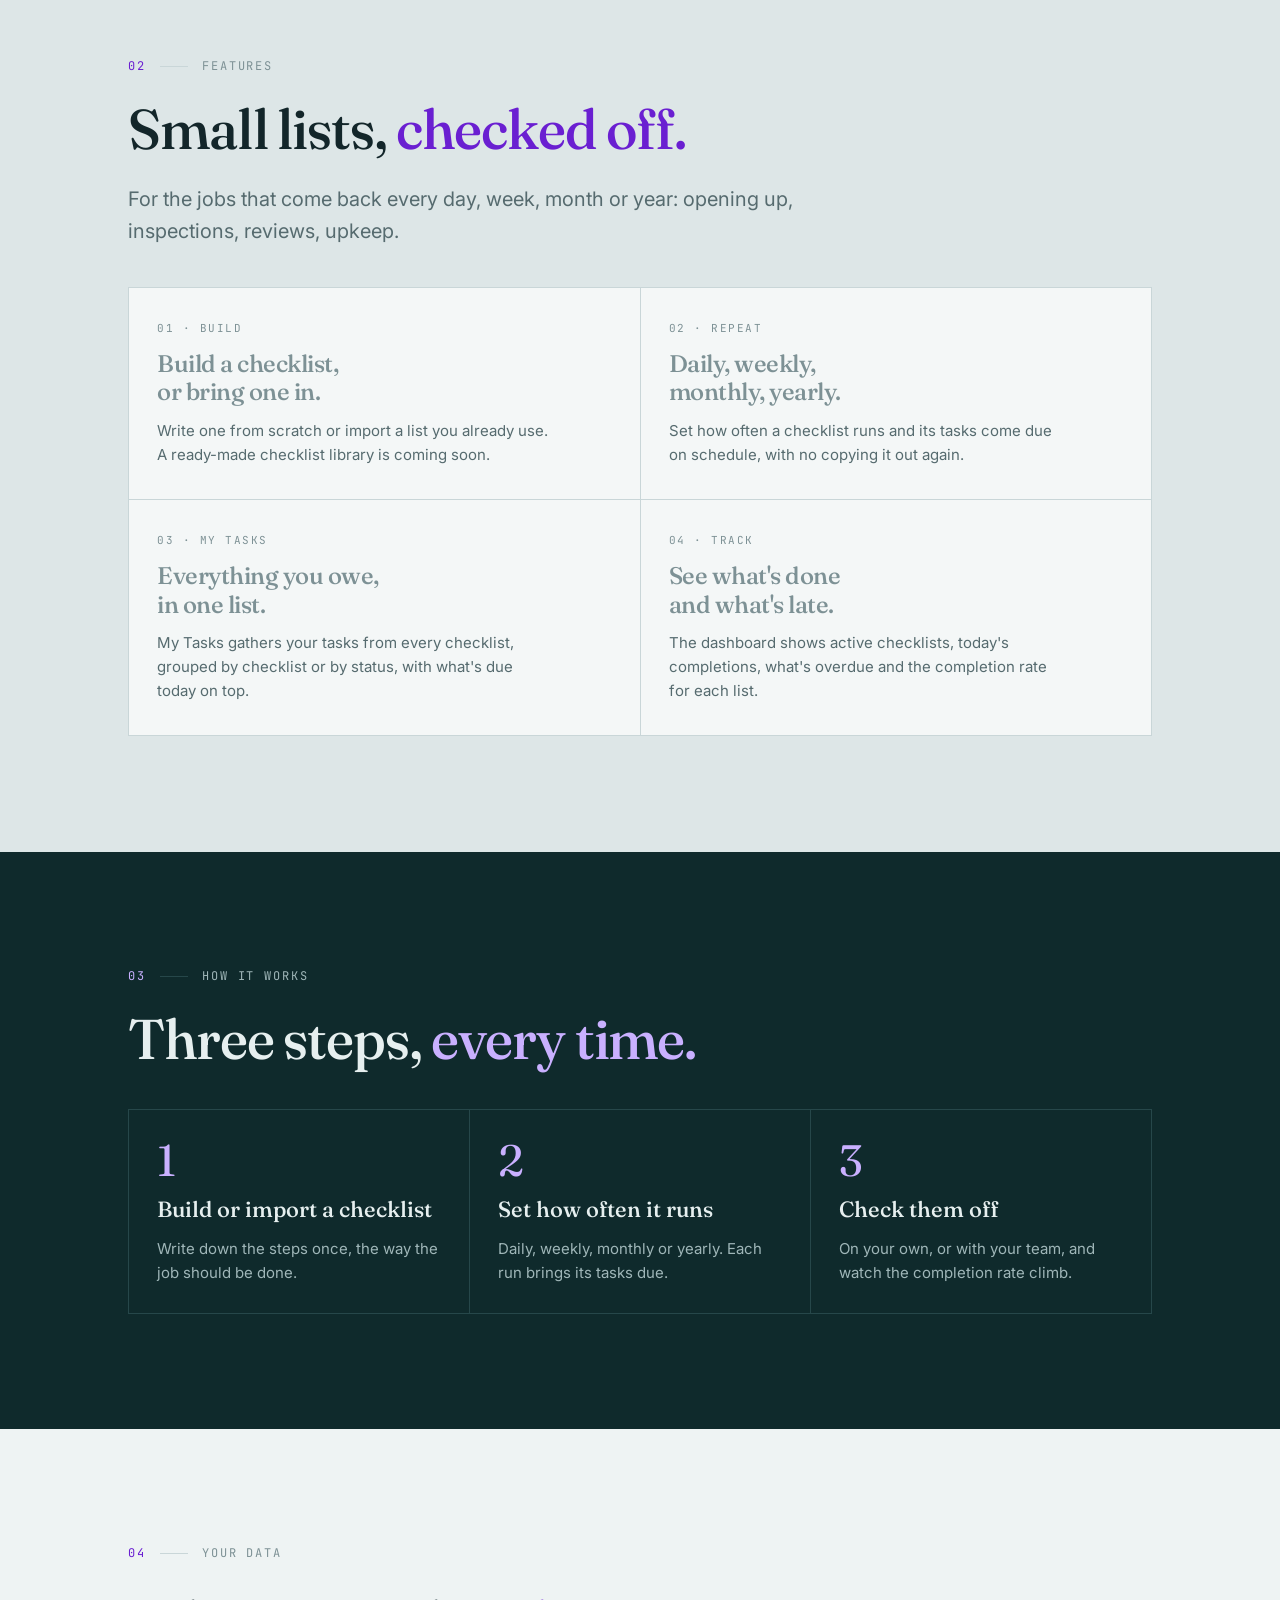
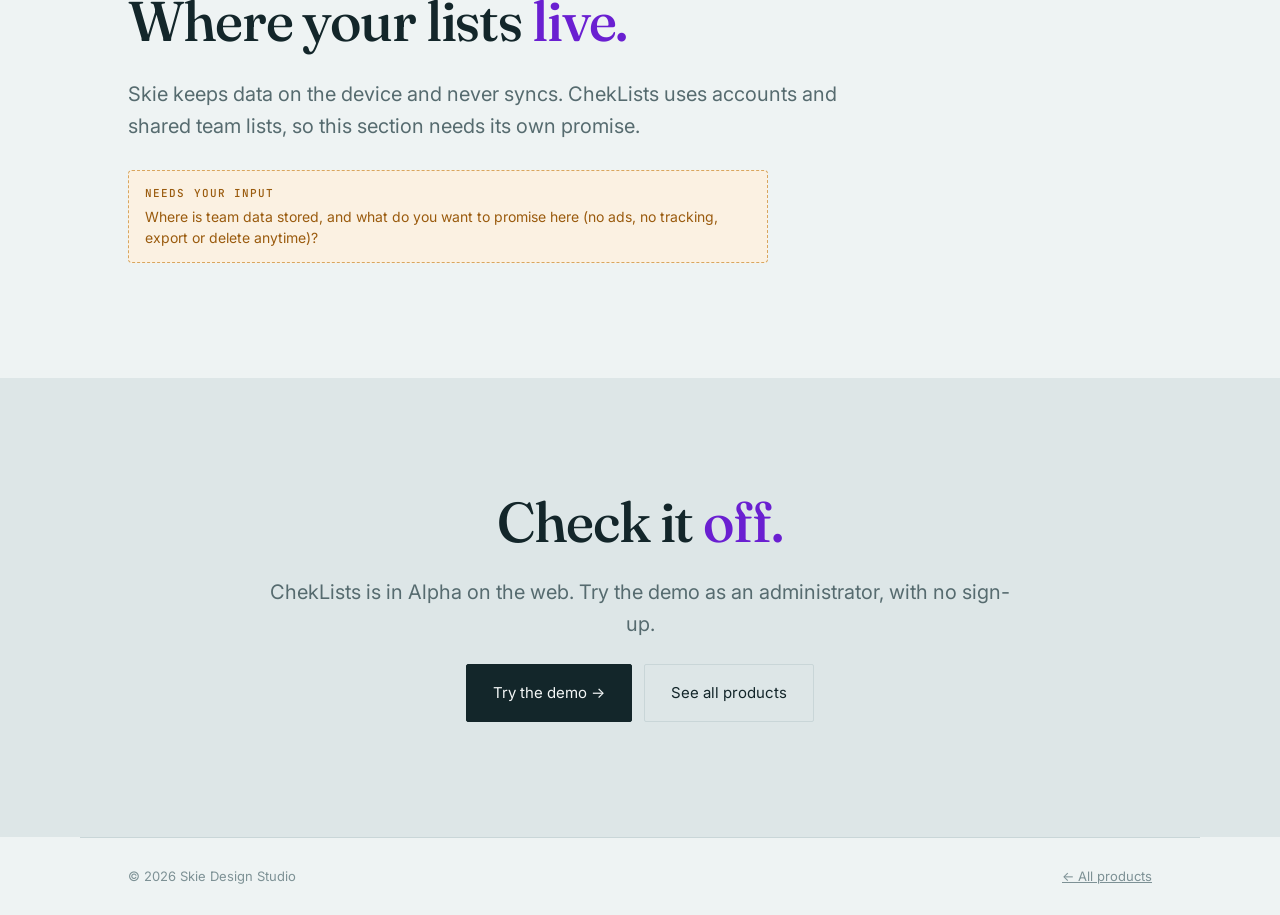
<file: site-designs/cheklists.html>
<!doctype html><html><head><meta charset=utf8><meta name=viewport content="width=device-width,initial-scale=1,viewport-fit=cover"><style>:root{color-scheme:light;box-sizing:border-box;padding-top:env(safe-area-inset-top,0px);padding-bottom:env(safe-area-inset-bottom,0px)}html{scroll-padding-top:env(safe-area-inset-top,0px)}body{margin:0;padding:0;font:14px -apple-system,BlinkMacSystemFont,sans-serif;background:#fff;color:#000}img{max-width:100%}[hidden]:not([hidden=until-found i]){display:none!important}</style></head><body>
<title>Checklists Page Preview</title>
<meta name="claude:viewport-fit-sides" content="cover">
<link rel="preconnect" href="https://fonts.googleapis.com">
<link rel="preconnect" href="https://fonts.gstatic.com" crossorigin>
<link rel="stylesheet" href="https://fonts.googleapis.com/css2?family=Fraunces:opsz,wght@9..144,400;9..144,500;9..144,600&family=Inter:wght@400;500;600&family=JetBrains+Mono:wght@400;500&display=swap">
<style>
/* Layout: Skie's single-column landing pattern (numbered sections, alternating bands, one dark band), shared across the studio; each product gets its own accent. */
:root{
  --bg:#eef3f3; --band:#dde6e7; --card:#f4f7f7; --line:#c9d6d8;
  --ink:#13262a; --muted:#566b6f; --faint:#7d9195;
  --accent:#6a1fd1; --accent-soft:#ece3fb;
  --skie:#145f63;
  --dark:#0f2a2c; --dark-ink:#e6efef; --dark-muted:#9fb6b8; --dark-line:#26474a;
  --q:#9a5b0e; --q-bg:#fbf1e2; --q-line:#d9a65e;
  --btn:#13262a; --btn-ink:#f4f7f7;
  --f-display:"Fraunces", Georgia, "Times New Roman", serif;
  --f-body:"Inter", system-ui, -apple-system, "Segoe UI", sans-serif;
  --f-mono:"JetBrains Mono", ui-monospace, "SFMono-Regular", Menlo, monospace;
}
@media (prefers-color-scheme: dark){ :root:not([data-theme="light"]){
  --bg:#0d1a1c; --band:#122426; --card:#152a2d; --line:#28403f;
  --ink:#e4eeee; --muted:#a3b7b9; --faint:#7f9799;
  --accent:#c3a3ff; --accent-soft:#2a1f45;
  --skie:#6cc3c6;
  --dark:#07292b; --dark-ink:#e6efef; --dark-muted:#9fb6b8; --dark-line:#24494c;
  --q:#f0bd73; --q-bg:#2b2112; --q-line:#8a6630;
  --btn:#e4eeee; --btn-ink:#0d1a1c;
  color-scheme:dark;
}}
:root[data-theme="dark"]{
  --bg:#0d1a1c; --band:#122426; --card:#152a2d; --line:#28403f;
  --ink:#e4eeee; --muted:#a3b7b9; --faint:#7f9799;
  --accent:#c3a3ff; --accent-soft:#2a1f45;
  --skie:#6cc3c6;
  --dark:#07292b; --dark-ink:#e6efef; --dark-muted:#9fb6b8; --dark-line:#24494c;
  --q:#f0bd73; --q-bg:#2b2112; --q-line:#8a6630;
  --btn:#e4eeee; --btn-ink:#0d1a1c;
  color-scheme:dark;
}
*{box-sizing:border-box}
body{background:var(--bg);color:var(--ink);font-family:var(--f-body);font-size:16px;line-height:1.6;-webkit-font-smoothing:antialiased}
body::before{content:"";position:fixed;inset:0 0 auto;height:env(safe-area-inset-top,0px);z-index:30;background:var(--ink)}
a{color:inherit}
.wrap{max-width:1120px;margin:0 auto;padding-left:max(16px,env(safe-area-inset-left,0px));padding-right:max(16px,env(safe-area-inset-right,0px))}
@media (min-width:720px){.wrap{padding-left:max(48px,env(safe-area-inset-left,0px));padding-right:max(48px,env(safe-area-inset-right,0px))}}

/* review bar */
.review{position:sticky;top:env(safe-area-inset-top,0px);z-index:20;background:var(--ink);color:var(--bg);font-size:13px}
.review .wrap{display:flex;flex-wrap:wrap;align-items:center;gap:8px 16px;padding-block:10px}
.review strong{font-weight:600}
.review .note{color:color-mix(in srgb,var(--bg) 72%,transparent);flex:1 1 260px;min-width:0}
.tabs{display:flex;gap:4px;background:color-mix(in srgb,var(--bg) 12%,transparent);padding:3px;border-radius:999px}
.tabs a{text-decoration:none;padding:5px 12px;border-radius:999px;color:color-mix(in srgb,var(--bg) 80%,transparent);white-space:nowrap}
.tabs a[aria-current="page"]{background:var(--bg);color:var(--ink)}
.tabs a:focus-visible{outline:2px solid var(--accent);outline-offset:2px}

/* question placeholder */
.q{display:inline-flex;align-items:center;gap:6px;font-family:var(--f-mono);font-size:11px;letter-spacing:.08em;text-transform:uppercase;color:var(--q);background:var(--q-bg);border:1px dashed var(--q-line);padding:3px 8px;border-radius:3px;white-space:nowrap}
.q::before{content:"?";display:inline-grid;place-items:center;width:14px;height:14px;border-radius:50%;background:var(--q);color:var(--q-bg);font-size:10px;font-weight:500}
.qbox{border:1px dashed var(--q-line);background:var(--q-bg);color:var(--q);border-radius:4px;padding:14px 16px;font-size:14px;line-height:1.5}
.qbox b{display:block;font-family:var(--f-mono);font-weight:500;font-size:11px;letter-spacing:.1em;text-transform:uppercase;margin-bottom:4px}

/* shared type */
.eyebrow{display:flex;align-items:center;gap:14px;font-family:var(--f-mono);font-size:12px;letter-spacing:.16em;text-transform:uppercase;color:var(--faint)}
.eyebrow span:first-child{color:var(--accent)}
.eyebrow i{display:block;width:28px;height:1px;background:var(--line)}
h1,h2,h3{font-family:var(--f-display);font-weight:500;letter-spacing:-.02em;text-wrap:balance;margin:0;color:var(--ink)}
h1 em,h2 em{font-style:normal;color:var(--accent)}
h1{font-size:clamp(44px,7vw,84px);line-height:1}
h2{font-size:clamp(34px,4.6vw,56px);line-height:1.05}
h3{font-size:24px;line-height:1.2}
.lede{font-size:clamp(17px,1.6vw,20px);color:var(--muted);max-width:58ch;margin:0}
section{padding-block:clamp(64px,9vw,120px);scroll-margin-top:52px}
.band{background:var(--band)}
.stack{display:grid;gap:24px}

/* header */
.top .wrap{display:flex;align-items:center;justify-content:space-between;gap:16px;padding-block:24px;flex-wrap:wrap}
.brand{display:flex;align-items:center;gap:12px;text-decoration:none}
.mark{width:34px;height:34px;border-radius:50%;display:grid;place-items:center;background:var(--accent);color:var(--bg);font-family:var(--f-display);font-size:17px}
.brand b{font-family:var(--f-display);font-weight:600;font-size:21px}
.brand small{color:var(--faint);font-family:var(--f-display);font-size:15px}
.nav{display:flex;gap:22px;font-family:var(--f-mono);font-size:11px;letter-spacing:.14em;text-transform:uppercase;color:var(--muted)}
.nav a{text-decoration:none}
.nav a:hover{color:var(--ink)}
@media (max-width:640px){.nav{display:none}}

/* hero */
.hero .wrap{display:grid;gap:48px;grid-template-columns:1fr;padding-block:clamp(32px,6vw,72px) clamp(48px,8vw,96px)}
@media (min-width:920px){.hero .wrap{grid-template-columns:1.1fr .9fr;align-items:center}}
.status{display:grid;gap:8px;font-family:var(--f-mono);font-size:12px;letter-spacing:.14em;text-transform:uppercase;color:var(--muted)}
.status div{display:flex;align-items:center;gap:10px;flex-wrap:wrap}
.status div::before{content:"";width:6px;height:6px;border-radius:50%;background:var(--accent)}
.cta{display:flex;flex-wrap:wrap;gap:12px}
.btn{display:inline-flex;align-items:center;gap:10px;padding:16px 26px;font-size:15px;text-decoration:none;border:1px solid var(--line);color:var(--ink);background:transparent;border-radius:2px}
.btn.primary{background:var(--btn);color:var(--btn-ink);border-color:var(--btn)}
.btn:focus-visible{outline:2px solid var(--accent);outline-offset:3px}
.btn .q{margin-left:4px}

/* product visual: checklist -> tasks */
.visual{background:var(--card);border:1px solid var(--line);border-radius:18px;padding:22px;display:grid;gap:16px;box-shadow:0 30px 60px -40px color-mix(in srgb,var(--ink) 45%,transparent);min-width:0}
.visual .cap{display:flex;justify-content:space-between;gap:12px;font-family:var(--f-mono);font-size:10.5px;letter-spacing:.12em;text-transform:uppercase;color:var(--faint)}
.list{background:var(--bg);border:1px solid var(--line);border-radius:10px;padding:14px 16px}
.list h4{margin:0 0 10px;font-family:var(--f-display);font-weight:500;font-size:19px}
.list ul{list-style:none;margin:0;padding:0;display:grid;gap:8px;font-size:14px}
.list li{display:flex;gap:10px;align-items:center}
.box{flex:none;width:16px;height:16px;border:1.5px solid var(--faint);border-radius:3px}
.arrow{display:flex;align-items:center;gap:10px;font-family:var(--f-mono);font-size:11px;letter-spacing:.12em;text-transform:uppercase;color:var(--accent)}
.arrow::after{content:"";flex:1;height:1px;background:linear-gradient(90deg,var(--accent),transparent)}
.tasks{display:grid;grid-template-columns:repeat(auto-fit,minmax(150px,1fr));gap:10px}
.task{background:var(--bg);border:1px solid var(--line);border-left:3px solid var(--accent);border-radius:6px;padding:10px 12px;font-size:13.5px;display:grid;gap:6px;min-width:0}
.task.done{border-left-color:var(--faint);color:var(--faint)}
.task.done .t{text-decoration:line-through}
.who{font-family:var(--f-mono);font-size:10.5px;letter-spacing:.08em;text-transform:uppercase;color:var(--muted)}

.bar{display:block;height:4px;border-radius:2px;background:var(--line);overflow:hidden}
.bar i{display:block;height:100%;background:var(--accent)}
.task.done .bar i{background:var(--faint)}
.task.late{border-left-color:var(--q)}
.task.late .bar i{background:var(--q)}
.box.on{background:var(--accent);border-color:var(--accent)}
.list li{font-size:13.5px}
/* ticker */
.ticker{border-block:1px solid var(--line)}
.ticker .wrap{display:flex;flex-wrap:wrap;gap:6px 18px;padding-block:18px;font-family:var(--f-mono);font-size:12px;letter-spacing:.16em;text-transform:uppercase;color:var(--muted)}

/* purpose two-up */
.split{display:grid;gap:1px;background:var(--line);border:1px solid var(--line);grid-template-columns:1fr}
@media (min-width:720px){.split{grid-template-columns:1fr 1fr}}
.split > div{background:var(--bg);padding:28px;display:grid;gap:10px;align-content:start}
.label{font-family:var(--f-mono);font-size:11px;letter-spacing:.14em;text-transform:uppercase;color:var(--faint)}

/* features grid */
.grid{display:grid;grid-template-columns:1fr;border:1px solid var(--line);background:var(--line);gap:1px}
@media (min-width:720px){.grid{grid-template-columns:1fr 1fr}}
.feat{background:var(--card);padding:32px 28px;display:grid;gap:12px;align-content:start;min-width:0}
.feat h3{color:var(--faint)}
.feat p{margin:0;color:var(--muted);font-size:15px;max-width:44ch}

/* dark band */
.dark{background:var(--dark);color:var(--dark-ink)}
.dark h2{color:var(--dark-ink)}
.dark h2 em{color:#c9b0ff}
.dark .eyebrow{color:var(--dark-muted)}
.dark .eyebrow span:first-child{color:#c9b0ff}
.dark .eyebrow i{background:var(--dark-line)}
.dark .lede{color:var(--dark-muted)}
.steps{list-style:none;margin:0;padding:0;display:grid;gap:1px;background:var(--dark-line);border:1px solid var(--dark-line);grid-template-columns:1fr}
@media (min-width:820px){.steps{grid-template-columns:repeat(3,1fr)}}
.steps li{background:var(--dark);padding:28px;display:grid;gap:10px;align-content:start}
.steps .n{font-family:var(--f-display);font-size:44px;line-height:1;color:#c9b0ff}
.steps b{font-family:var(--f-display);font-weight:500;font-size:22px}
.steps p{margin:0;color:var(--dark-muted);font-size:15px}

/* closing */
.closing{text-align:center}
.closing .stack{justify-items:center}
.closing .cta{justify-content:center}
footer .wrap{display:flex;justify-content:space-between;gap:16px;flex-wrap:wrap;padding-block:28px;border-top:1px solid var(--line);font-size:13px;color:var(--faint)}

/* studio home */
.products{display:grid;gap:20px;grid-template-columns:1fr}
@media (min-width:640px){.products{grid-template-columns:repeat(2,1fr)}}
@media (min-width:1040px){.products{grid-template-columns:repeat(4,1fr)}}
.prod{background:var(--card);border:1px solid var(--line);border-radius:6px;padding:26px;display:grid;gap:14px;align-content:start;text-decoration:none;min-width:0;transition:transform .2s,border-color .2s}
a.prod:hover{transform:translateY(-2px);border-color:var(--p)}
a.prod:focus-visible{outline:2px solid var(--p);outline-offset:3px}
.prod .pm{width:40px;height:40px;border-radius:50%;background:var(--p);color:var(--bg);display:grid;place-items:center;font-family:var(--f-display);font-size:19px}
.prod p{margin:0;color:var(--muted);font-size:15px}
.prod .go{font-size:14px;color:var(--p);font-weight:500}
.pstat{display:flex;flex-wrap:wrap;gap:8px;align-items:center;font-family:var(--f-mono);font-size:11px;letter-spacing:.12em;text-transform:uppercase;color:var(--muted)}
.howto{display:grid;gap:12px;grid-template-columns:1fr;font-size:15px;color:var(--muted)}
@media (min-width:820px){.howto{grid-template-columns:repeat(3,1fr)}}
.howto div{border-top:1px solid var(--line);padding-top:14px}
.howto b{display:block;color:var(--ink);font-weight:600;margin-bottom:4px}

@media (prefers-reduced-motion:reduce){*{transition:none!important}}
</style>

<div class="review">
  <div class="wrap">
    <strong>Preview for SD</strong>
    <nav class="tabs" aria-label="Preview views">
      <a href="#checklists" id="tab-checklists" aria-current="page">ChekLists page</a>
      <a href="#studio" id="tab-studio">Studio home</a>
    </nav>
    <span class="note">Copy now draws on the ChekLists demo. Dashed amber boxes still need your input.</span>
  </div>
</div>

<!-- ===================== CHECKLISTS PAGE ===================== -->
<main id="view-checklists">
  <header class="top">
    <div class="wrap">
      <a class="brand" href="#checklists"><span class="mark">C</span><b>ChekLists</b><small>· by Skie Design Studio</small></a>
      <nav class="nav" aria-label="ChekLists sections">
        <a href="#studio">← All products</a>
        <a href="#c-purpose">Purpose</a>
        <a href="#c-features">Features</a>
        <a href="#c-how">How it works</a>
      </nav>
    </div>
  </header>

  <div class="hero">
    <div class="wrap">
      <div class="stack" style="gap:28px">
        <div class="status">
          <div>Now in Alpha · Web</div>
          <div>Demo open to try, no sign-up</div>
        </div>
        <h1>Checklists that become <em>tasks.</em></h1>
        <p class="lede">ChekLists turns a checklist into tasks that come due on schedule, for a whole team or for one person keeping track.</p>
        <div class="cta">
          <a class="btn primary" href="https://checklists-theta.vercel.app/auth/login" target="_blank" rel="noopener">Try the demo →</a>
          <a class="btn" href="#c-how">See how it works</a>
        </div>
      </div>

      <figure class="visual" aria-label="Dashboard-style sketch using the demo's example checklists">
        <div class="cap"><span>Dashboard</span><span>Example from the demo</span></div>
        <div class="tasks" style="grid-template-columns:1fr">
          <div class="task done"><span class="t" style="text-decoration:none;color:var(--ink)">Daily Opening Checklist</span><span class="who">Daily · 8/8 tasks · 100%</span><span class="bar"><i style="width:100%"></i></span></div>
          <div class="task"><span class="t">Weekly Safety Inspection</span><span class="who">Weekly · 9/15 tasks · 60%</span><span class="bar"><i style="width:60%"></i></span></div>
          <div class="task late"><span class="t">Monthly Compliance Review</span><span class="who">Monthly · Overdue · 4/12 tasks</span><span class="bar"><i style="width:33%"></i></span></div>
        </div>
        <div class="arrow">My Tasks</div>
        <div class="list">
          <ul>
            <li><span class="box"></span>Unlock front entrance and disable alarm <span class="who" style="margin-left:auto">Today</span></li>
            <li><span class="box"></span>Inspect fire extinguisher gauges <span class="who" style="margin-left:auto">Today</span></li>
            <li><span class="box on"></span><s style="color:var(--faint)">Start up reception computers</s></li>
          </ul>
        </div>
      </figure>
    </div>
  </div>

  <div class="ticker"><div class="wrap"><span>Recurring checklists</span><span>· My Tasks</span><span>· Teams &amp; roles</span><span>· Personal mode</span></div></div>

  <section id="c-purpose">
    <div class="wrap stack" style="gap:40px">
      <div class="stack">
        <div class="eyebrow"><span>01</span><i></i><span>Purpose</span></div>
        <h2>Start from a list. <em>Finish the work.</em></h2>
        <p class="lede">A checklist is the plan. ChekLists turns it into tasks with due dates, so the plan becomes something you work through and check off, every time it comes around.</p>
      </div>
      <div class="split">
        <div>
          <span class="label">For teams</span>
          <h3>Everyone on the same list.</h3>
          <p style="margin:0;color:var(--muted)">Invite people, group them into teams, and give each person a role: administrator, team lead, team member or executive.</p>
        </div>
        <div>
          <span class="label">For individuals</span>
          <h3>Your own lists, your own pace.</h3>
          <p style="margin:0;color:var(--muted)">Personal mode keeps your checklists and your task list to yourself.</p>
        </div>
      </div>
    </div>
  </section>

  <section id="c-features" class="band">
    <div class="wrap stack" style="gap:40px">
      <div class="stack">
        <div class="eyebrow"><span>02</span><i></i><span>Features</span></div>
        <h2>Small lists, <em>checked off.</em></h2>
        <p class="lede">For the jobs that come back every day, week, month or year: opening up, inspections, reviews, upkeep.</p>
      </div>
      <div class="grid">
        <div class="feat"><span class="label">01 · Build</span><h3>Build a checklist,<br>or bring one in.</h3><p>Write one from scratch or import a list you already use. A ready-made checklist library is coming soon.</p></div>
        <div class="feat"><span class="label">02 · Repeat</span><h3>Daily, weekly,<br>monthly, yearly.</h3><p>Set how often a checklist runs and its tasks come due on schedule, with no copying it out again.</p></div>
        <div class="feat"><span class="label">03 · My Tasks</span><h3>Everything you owe,<br>in one list.</h3><p>My Tasks gathers your tasks from every checklist, grouped by checklist or by status, with what's due today on top.</p></div>
        <div class="feat"><span class="label">04 · Track</span><h3>See what's done<br>and what's late.</h3><p>The dashboard shows active checklists, today's completions, what's overdue and the completion rate for each list.</p></div>
      </div>
    </div>
  </section>

  <section id="c-how" class="dark">
    <div class="wrap stack" style="gap:40px">
      <div class="stack">
        <div class="eyebrow"><span>03</span><i></i><span>How it works</span></div>
        <h2>Three steps, <em>every time.</em></h2>
      </div>
      <ol class="steps">
        <li><span class="n">1</span><b>Build or import a checklist</b><p>Write down the steps once, the way the job should be done.</p></li>
        <li><span class="n">2</span><b>Set how often it runs</b><p>Daily, weekly, monthly or yearly. Each run brings its tasks due.</p></li>
        <li><span class="n">3</span><b>Check them off</b><p>On your own, or with your team, and watch the completion rate climb.</p></li>
      </ol>
    </div>
  </section>

  <section id="c-data">
    <div class="wrap stack" style="gap:28px">
      <div class="eyebrow"><span>04</span><i></i><span>Your data</span></div>
      <h2>Where your lists <em>live.</em></h2>
      <p class="lede">Skie keeps data on the device and never syncs. ChekLists uses accounts and shared team lists, so this section needs its own promise.</p>
      <div class="qbox" style="max-width:640px"><b>Needs your input</b>Where is team data stored, and what do you want to promise here (no ads, no tracking, export or delete anytime)?</div>
    </div>
  </section>

  <section class="band closing">
    <div class="wrap stack">
      <h2>Check it <em>off.</em></h2>
      <p class="lede">ChekLists is in Alpha on the web. Try the demo as an administrator, with no sign-up.</p>
      <div class="cta">
        <a class="btn primary" href="https://checklists-theta.vercel.app/auth/login" target="_blank" rel="noopener">Try the demo →</a>
        <a class="btn" href="#studio">See all products</a>
      </div>
    </div>
  </section>

  <footer><div class="wrap"><span>© 2026 Skie Design Studio</span><a href="#studio">← All products</a></div></footer>
</main>

<!-- ===================== STUDIO HOME ===================== -->
<main id="view-studio" hidden>
  <header class="top">
    <div class="wrap">
      <a class="brand" href="#studio" style="--accent:var(--ink)"><span class="mark" style="background:var(--ink)">S</span><b>Skie Design Studio</b></a>
      <nav class="nav" aria-label="Studio"><a href="#s-products">Products</a><a href="#s-structure">Site plan</a></nav>
    </div>
  </header>

  <div class="hero">
    <div class="wrap" style="grid-template-columns:1fr">
      <div class="stack" style="gap:24px">
        <h1>Small apps for <em style="color:var(--skie)">everyday use.</em></h1>
        <p class="lede">Digital products from Skie Design Studio. Each one does one everyday job, simply.</p>
      </div>
    </div>
  </div>

  <section id="s-products" class="band">
    <div class="wrap stack" style="gap:32px">
      <div class="eyebrow"><span style="color:var(--skie)">Products</span><i></i><span>Four so far</span></div>
      <div class="products">
        <a class="prod" href="https://skiedesignstudio.com" style="--p:var(--skie)">
          <span class="pm">S</span>
          <h3>Skie</h3>
          <div class="pstat">Alpha · Web <span>· iOS &amp; Android soon</span></div>
          <p>A manual expense tracker for spending with intention.</p>
          <span class="go">Visit Skie →</span>
        </a>
        <a class="prod" href="#checklists" style="--p:var(--accent)">
          <span class="pm">C</span>
          <h3>ChekLists</h3>
          <div class="pstat">Alpha · Web</div>
          <p>Turn a checklist into tasks that come due on schedule, for a team or for yourself.</p>
          <span class="go">See ChekLists →</span>
        </a>
        <div class="prod" style="--p:#8a5a2b">
          <span class="pm" style="background:#8a5a2b">R</span>
          <h3>Reveal</h3>
          <div class="pstat">Alpha</div>
          <p>Share the details of a trip with your family.</p>
          <span class="go" style="color:var(--faint)">Page in progress</span>
        </div>
        <div class="prod" style="--p:#8c2f39">
          <span class="pm" style="background:#8c2f39">M</span>
          <h3>Marginalia</h3>
          <div class="pstat">Alpha</div>
          <p>Send selected paragraphs from what you read, to catalogue them and recall them later.</p>
          <span class="go" style="color:var(--faint)">Page in progress</span>
        </div>
      </div>
    </div>
  </section>

  <section id="s-structure">
    <div class="wrap stack" style="gap:28px">
      <div class="eyebrow"><span>Proposal</span><i></i><span>How the site holds several products</span></div>
      <h2>One studio home, <em>one page per product.</em></h2>
      <div class="howto" id="skie-note">
        <div><b>skiedesignstudio.com</b>Becomes this studio home: a short intro and one card per product.</div>
        <div><b>/skie, /checklists, /reveal, /marginalia</b>Each product gets its own page in the pattern Skie already uses: hero, numbered sections, closing call to action.</div>
        <div><b>Shared look, own accent</b>Same type, spacing and layout everywhere. Each product keeps its own color, so Skie stays teal.</div>
      </div>
    </div>
  </section>

  <footer><div class="wrap"><span>© 2026 Skie Design Studio</span><a href="#checklists">ChekLists page →</a></div></footer>
</main>

<script>
(function(){
  var views={checklists:document.getElementById('view-checklists'),studio:document.getElementById('view-studio')};
  var tabs={checklists:document.getElementById('tab-checklists'),studio:document.getElementById('tab-studio')};
  var anchorsIn={checklists:['c-purpose','c-features','c-how','c-data'],studio:['s-products','s-structure','skie-note']};
  function show(){
    var h=(location.hash||'').slice(1);
    var view='checklists';
    if(h==='studio'||anchorsIn.studio.indexOf(h)>-1) view='studio';
    for(var k in views){views[k].hidden=(k!==view);tabs[k].setAttribute('aria-current',k===view?'page':'false');}
    if(h==='studio'||h==='checklists'||!h) window.scrollTo(0,0);
    else { var el=document.getElementById(h); if(el) el.scrollIntoView(); }
  }
  window.addEventListener('hashchange',show);
  show();
})();
</script>

</body></html>
</file>
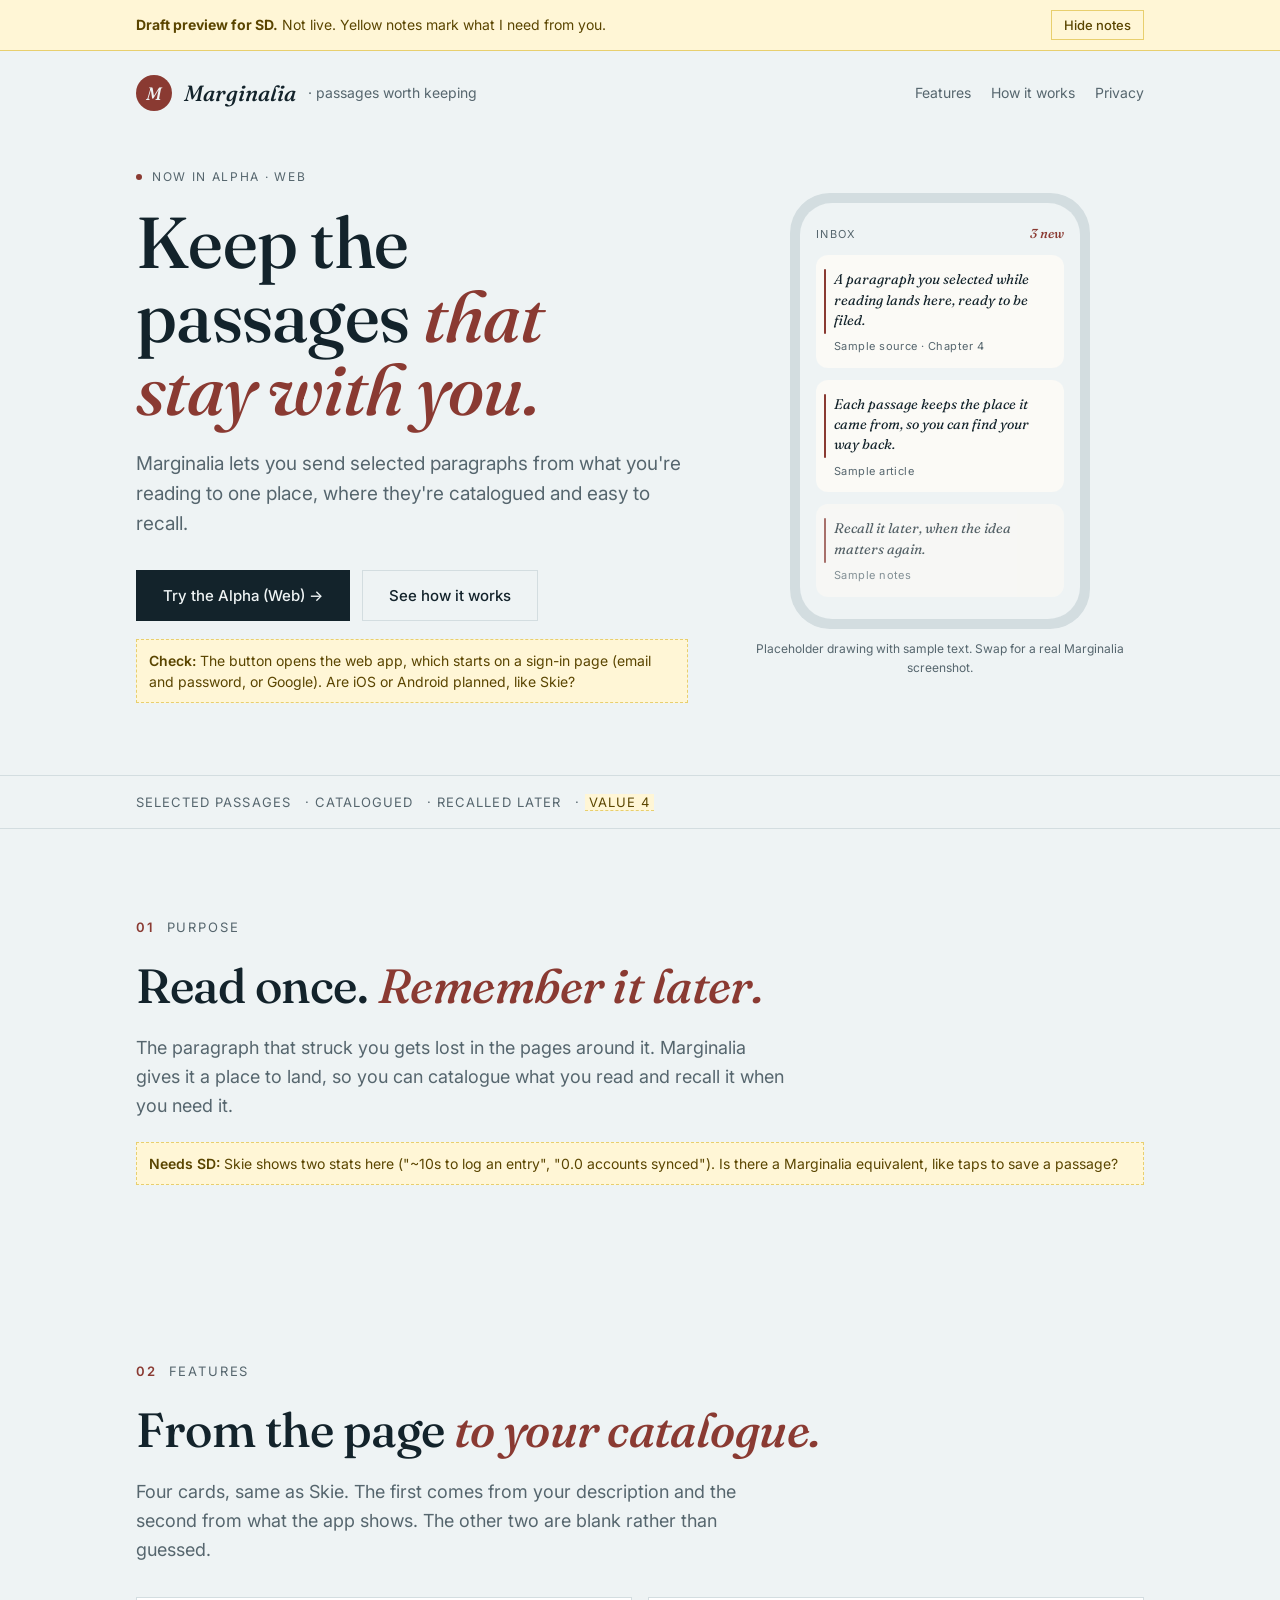
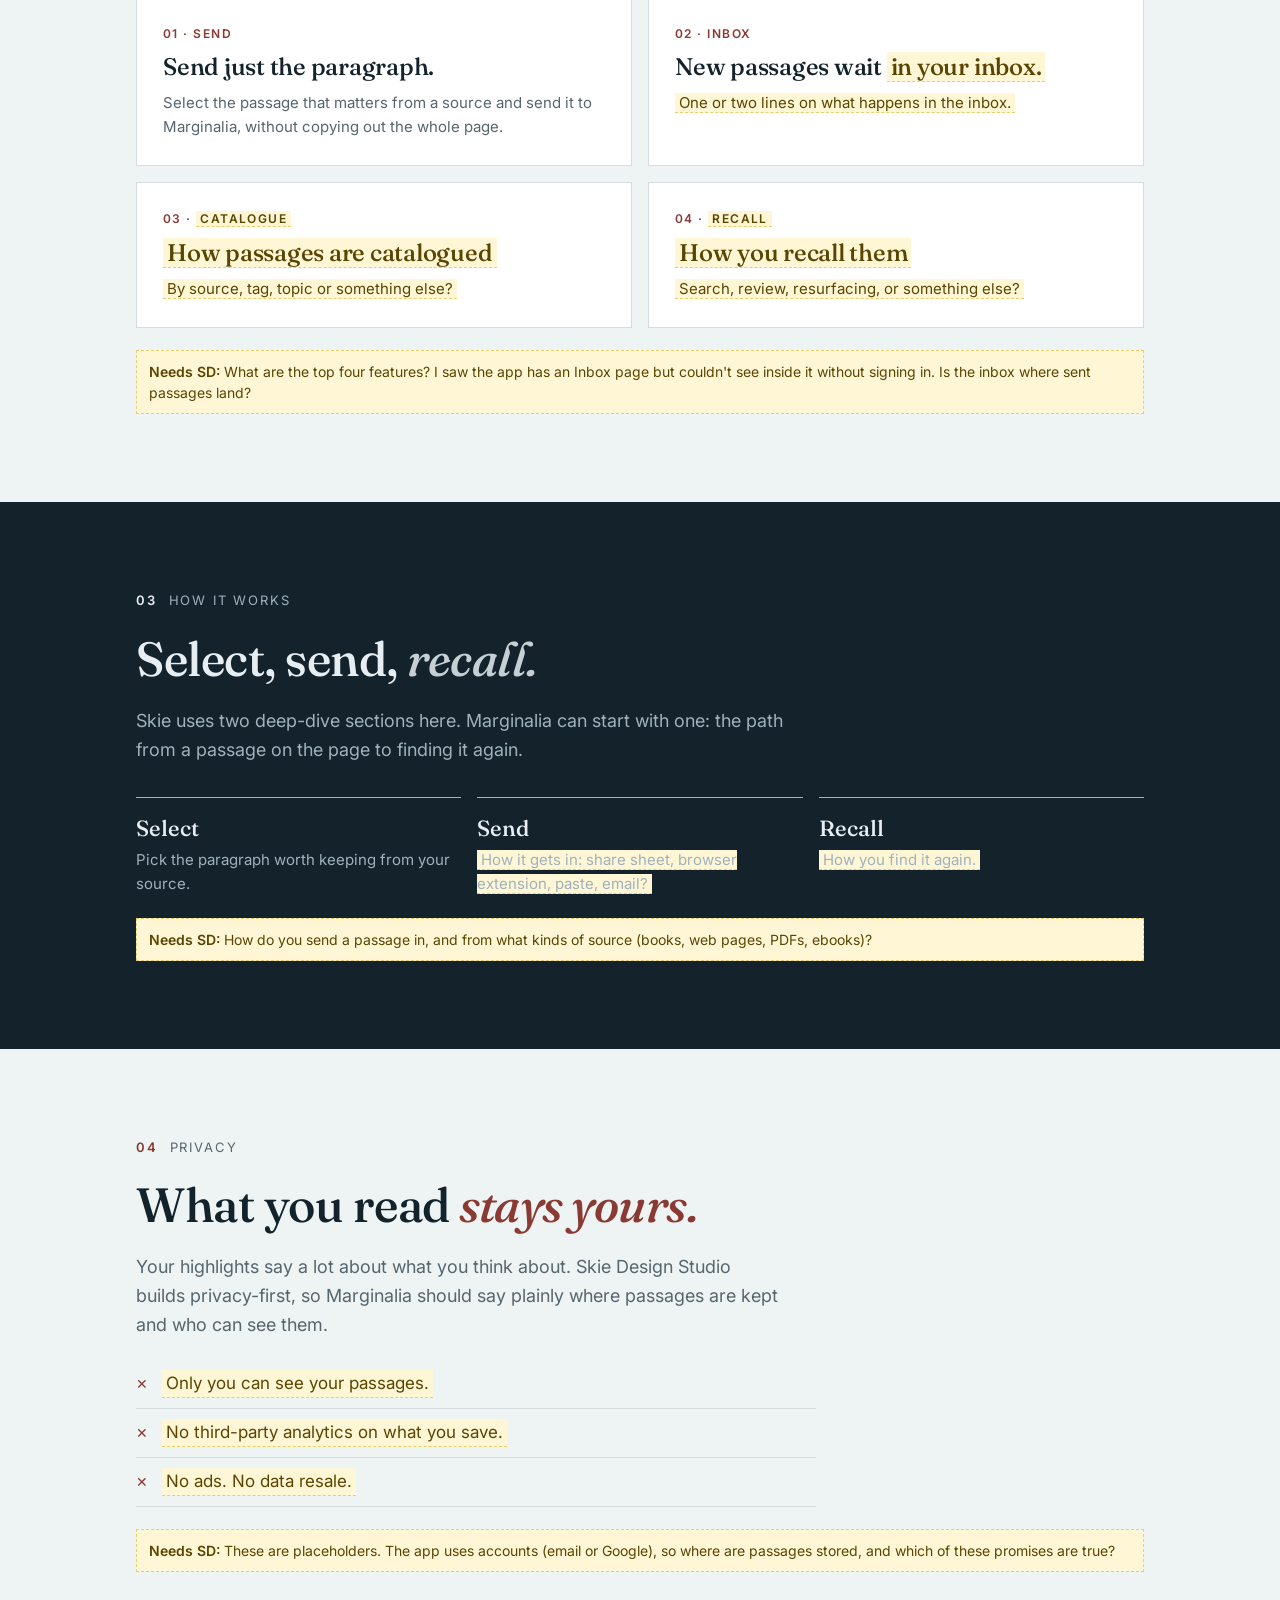
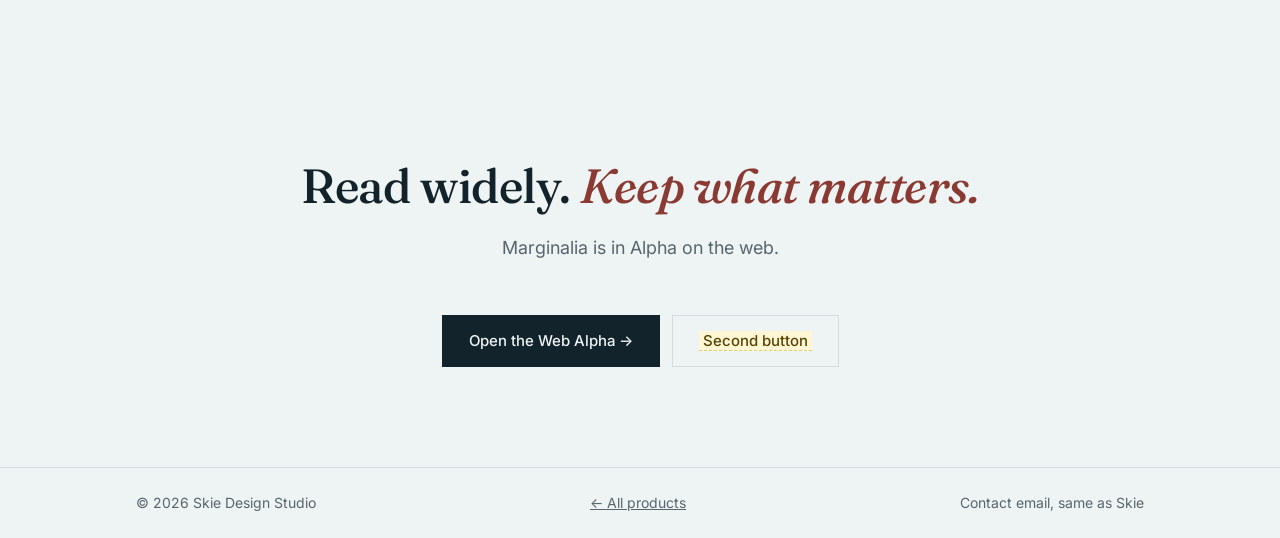
<file: site-designs/marginalia.html>
<!doctype html><html><head><meta charset=utf8><meta name=viewport content="width=device-width,initial-scale=1,viewport-fit=cover"><style>:root{color-scheme:light;box-sizing:border-box;padding-top:env(safe-area-inset-top,0px);padding-bottom:env(safe-area-inset-bottom,0px)}html{scroll-padding-top:env(safe-area-inset-top,0px)}body{margin:0;padding:0;font:14px -apple-system,BlinkMacSystemFont,sans-serif;background:#fff;color:#000}img{max-width:100%}[hidden]:not([hidden=until-found i]){display:none!important}</style></head><body>
<title>Marginalia Page Preview</title>
<meta name="claude:viewport-fit-sides" content="cover">
<link rel="preconnect" href="https://fonts.googleapis.com">
<link rel="preconnect" href="https://fonts.gstatic.com" crossorigin>
<link rel="stylesheet" href="https://fonts.googleapis.com/css2?family=Fraunces:ital,opsz,wght@0,9..144,400;0,9..144,500;1,9..144,400;1,9..144,500&family=Inter:wght@400;500;600&display=swap">
<style>
/* Layout: one long product page in Skie's pattern (hero, numbered sections, dark band, closing CTA), matching the Checklists and Reveal drafts, with draft notes for SD pinned inline. */
:root {
  --bg: #eef3f4;
  --surface: #ffffff;
  --paper: #fbfaf6;         /* the page a passage sits on */
  --ink: #13232b;
  --muted: #56666e;
  --line: #d3dde0;
  --accent: #8a3a32;        /* Marginalia's own accent: red-pencil oxblood, beside Skie's teal */
  --accent-soft: #f2e2df;
  --band: #14222c;
  --band-ink: #e6eef2;
  --band-muted: #9fb2bc;
  --note-bg: #fff6d6;
  --note-ink: #5a4500;
  --note-line: #e8cf6e;
  --display: "Fraunces", Georgia, "Times New Roman", serif;
  --body: "Inter", system-ui, -apple-system, "Segoe UI", sans-serif;
}
@media (prefers-color-scheme: dark) {
  :root:not([data-theme="light"]) {
    --bg: #0f1a20; --surface: #16242c; --paper: #1b2a31; --ink: #e8eff2; --muted: #9db0b9; --line: #26373f;
    --accent: #e09a8f; --accent-soft: #3a2422; --band: #0a1318; --band-ink: #e6eef2; --band-muted: #93a6b0;
    --note-bg: #3a3112; --note-ink: #f3dc8a; --note-line: #6d5a1f; color-scheme: dark;
  }
}
:root[data-theme="dark"] {
  --bg: #0f1a20; --surface: #16242c; --paper: #1b2a31; --ink: #e8eff2; --muted: #9db0b9; --line: #26373f;
  --accent: #e09a8f; --accent-soft: #3a2422; --band: #0a1318; --band-ink: #e6eef2; --band-muted: #93a6b0;
  --note-bg: #3a3112; --note-ink: #f3dc8a; --note-line: #6d5a1f; color-scheme: dark;
}
* { box-sizing: border-box; }
body { background: var(--bg); color: var(--ink); font: 400 17px/1.6 var(--body); }
.wrap { max-width: 1040px; margin: 0 auto; padding-left: max(16px, env(safe-area-inset-left, 0px)); padding-right: max(16px, env(safe-area-inset-right, 0px)); }
h1, h2, h3 { font-family: var(--display); font-weight: 500; text-wrap: balance; margin: 0; letter-spacing: -0.01em; }
h1 em, h2 em { font-style: italic; color: var(--accent); }
p { margin: 0; }
a { color: inherit; }
:focus-visible { outline: 2px solid var(--accent); outline-offset: 3px; }

.review { background: var(--note-bg); color: var(--note-ink); border-bottom: 1px solid var(--note-line); font-size: 14px; }
.review .wrap { display: flex; flex-wrap: wrap; gap: 8px 16px; align-items: center; justify-content: space-between; padding-block: 10px; }
.review button { font: 500 13px var(--body); color: var(--note-ink); background: transparent; border: 1px solid var(--note-line); padding: 6px 12px; cursor: pointer; }

.note { display: block; background: var(--note-bg); color: var(--note-ink); border: 1px dashed var(--note-line); font: 400 14px/1.5 var(--body); padding: 10px 12px; }
.note b { font-weight: 600; }
.ph { background: var(--note-bg); color: var(--note-ink); padding: 0 4px; border-bottom: 1px dashed var(--note-line); }
body.clean .note { display: none; }
body.clean .ph { background: transparent; color: inherit; border: 0; padding: 0; }

header .wrap { display: flex; flex-wrap: wrap; gap: 12px 24px; align-items: center; justify-content: space-between; padding-block: 24px; }
.brand { display: flex; align-items: center; gap: 12px; }
.mark { width: 36px; height: 36px; border-radius: 50%; background: var(--accent); color: var(--bg); display: grid; place-items: center; font: italic 500 18px var(--display); }
.brand b { font: italic 500 22px var(--display); }
.brand span { color: var(--muted); font-size: 14px; }
nav { display: flex; gap: 20px; font-size: 14px; }
nav a { text-decoration: none; color: var(--muted); }
nav a:hover { color: var(--ink); }

.hero .wrap { display: grid; grid-template-columns: 1.15fr 0.85fr; gap: 48px; align-items: center; padding-block: 32px 72px; }
.hero .wrap > * { min-width: 0; }
.badges { display: flex; flex-direction: column; gap: 6px; margin-bottom: 20px; }
.badge { font-size: 12px; letter-spacing: 0.14em; text-transform: uppercase; color: var(--muted); display: flex; align-items: center; gap: 10px; }
.badge::before { content: ""; width: 6px; height: 6px; border-radius: 50%; background: var(--accent); }
h1 { font-size: clamp(42px, 7vw, 72px); line-height: 1.02; }
.lede { font-size: 19px; color: var(--muted); max-width: 34em; margin-top: 22px; }
.ctas { display: flex; flex-wrap: wrap; gap: 12px; margin-top: 30px; }
.btn { display: inline-flex; align-items: center; gap: 10px; padding: 15px 26px; font: 500 15px var(--body); text-decoration: none; border: 1px solid var(--ink); }
.btn.primary { background: var(--ink); color: var(--bg); }
.btn.ghost { background: transparent; color: var(--ink); border-color: var(--line); }
.hero .note { margin-top: 18px; }

/* phone mock: an inbox of passages, each with its source and a margin tick */
.phone { width: 100%; max-width: 300px; margin: 0 auto; background: var(--line); border-radius: 40px; padding: 10px; }
.screen { background: var(--bg); border-radius: 32px; padding: 22px 16px; display: flex; flex-direction: column; gap: 12px; }
.screen .top { display: flex; justify-content: space-between; align-items: baseline; }
.screen .k { font-size: 11px; letter-spacing: 0.12em; text-transform: uppercase; color: var(--muted); }
.screen .count { font: italic 500 13px var(--display); color: var(--accent); }
.passage { background: var(--paper); border-radius: 12px; padding: 14px 14px 12px 18px; display: flex; flex-direction: column; gap: 8px; position: relative; }
.passage::before { content: ""; position: absolute; left: 8px; top: 14px; bottom: 34px; width: 2px; background: var(--accent); border-radius: 2px; }
.passage q { font: italic 400 14px/1.45 var(--display); quotes: none; }
.passage .src { font-size: 11px; color: var(--muted); letter-spacing: 0.04em; }
.passage.dim { opacity: 0.7; }
.mockcap { text-align: center; font-size: 12px; color: var(--muted); margin-top: 10px; }

.ticker { border-block: 1px solid var(--line); }
.ticker .wrap { display: flex; flex-wrap: wrap; gap: 6px 14px; padding-block: 16px; font-size: 13px; letter-spacing: 0.08em; text-transform: uppercase; color: var(--muted); }

section .wrap { padding-block: 88px; display: flex; flex-direction: column; gap: 22px; }
.eyebrow { display: flex; gap: 12px; font-size: 13px; letter-spacing: 0.14em; text-transform: uppercase; color: var(--muted); }
.eyebrow b { color: var(--accent); font-weight: 600; }
h2 { font-size: clamp(32px, 4.6vw, 48px); line-height: 1.08; max-width: 16em; }
.intro { color: var(--muted); max-width: 36em; font-size: 18px; }

.cards { display: grid; grid-template-columns: repeat(2, minmax(0, 1fr)); gap: 16px; margin-top: 10px; }
.card { background: var(--surface); border: 1px solid var(--line); padding: 26px; display: flex; flex-direction: column; gap: 10px; }
.card .lbl { font-size: 12px; letter-spacing: 0.12em; text-transform: uppercase; color: var(--accent); font-weight: 600; }
.card h3 { font-size: 24px; line-height: 1.2; }
.card p { color: var(--muted); font-size: 15px; }

.band { background: var(--band); color: var(--band-ink); }
.band .eyebrow, .band .intro { color: var(--band-muted); }
.band .eyebrow b { color: var(--band-ink); }
.band h2 em { color: var(--band-ink); opacity: 0.85; }
.steps { display: grid; grid-template-columns: repeat(3, minmax(0, 1fr)); gap: 16px; margin-top: 10px; }
.step { border-top: 1px solid var(--band-muted); padding-top: 16px; display: flex; flex-direction: column; gap: 6px; }
.step b { font: 500 22px var(--display); }
.step span { color: var(--band-muted); font-size: 15px; }

.promise { list-style: none; margin: 8px 0 0; padding: 0; display: flex; flex-direction: column; gap: 10px; max-width: 40em; }
.promise li { display: flex; gap: 14px; align-items: baseline; border-bottom: 1px solid var(--line); padding-bottom: 10px; }
.promise li::before { content: "✕"; color: var(--accent); font-size: 14px; }

.closing .wrap { align-items: center; text-align: center; padding-block: 100px; }
.closing h2 { max-width: none; }
.closing .intro { text-align: center; }
.closing .ctas { justify-content: center; }

footer { border-top: 1px solid var(--line); }
footer .wrap { display: flex; flex-wrap: wrap; justify-content: space-between; gap: 8px; padding-block: 24px; font-size: 14px; color: var(--muted); }

@media (max-width: 760px) {
  .hero .wrap { grid-template-columns: 1fr; gap: 36px; }
  .cards, .steps { grid-template-columns: 1fr; }
  section .wrap { padding-block: 64px; }
  nav { gap: 14px; }
}
@media (prefers-reduced-motion: reduce) { * { scroll-behavior: auto !important; } }
</style>

<div class="review">
  <div class="wrap">
    <span><b>Draft preview for SD.</b> Not live. Yellow notes mark what I need from you.</span>
    <button type="button" id="toggle-notes" aria-pressed="false">Hide notes</button>
  </div>
</div>

<header>
  <div class="wrap">
    <div class="brand"><div class="mark" aria-hidden="true">M</div><b>Marginalia</b><span>· passages worth keeping</span></div>
    <nav aria-label="Page sections">
      <a href="#features">Features</a>
      <a href="#how">How it works</a>
      <a href="#privacy">Privacy</a>
    </nav>
  </div>
</header>

<div class="hero">
  <div class="wrap">
    <div>
      <div class="badges">
        <span class="badge">Now in Alpha · Web</span>
      </div>
      <h1>Keep the passages <em>that stay with you.</em></h1>
      <p class="lede">Marginalia lets you send selected paragraphs from what you're reading to one place, where they're catalogued and easy to recall.</p>
      <div class="ctas">
        <a class="btn primary" href="https://marginalia-three-red.vercel.app/" target="_blank" rel="noopener">Try the Alpha (Web) →</a>
        <a class="btn ghost" href="#features">See how it works</a>
      </div>
      <span class="note"><b>Check:</b> The button opens the web app, which starts on a sign-in page (email and password, or Google). Are iOS or Android planned, like Skie?</span>
    </div>
    <figure style="margin:0">
      <div class="phone" aria-label="Sample Marginalia inbox">
        <div class="screen">
          <div class="top"><span class="k">Inbox</span><span class="count">3 new</span></div>
          <div class="passage">
            <q>A paragraph you selected while reading lands here, ready to be filed.</q>
            <span class="src">Sample source · Chapter 4</span>
          </div>
          <div class="passage">
            <q>Each passage keeps the place it came from, so you can find your way back.</q>
            <span class="src">Sample article</span>
          </div>
          <div class="passage dim">
            <q>Recall it later, when the idea matters again.</q>
            <span class="src">Sample notes</span>
          </div>
        </div>
      </div>
      <figcaption class="mockcap">Placeholder drawing with sample text. Swap for a real Marginalia screenshot.</figcaption>
    </figure>
  </div>
</div>

<div class="ticker">
  <div class="wrap"><span>Selected passages</span><span>· Catalogued</span><span>· Recalled later</span><span>· <span class="ph">Value 4</span></span></div>
</div>

<section id="purpose">
  <div class="wrap">
    <div class="eyebrow"><b>01</b> Purpose</div>
    <h2>Read once. <em>Remember it later.</em></h2>
    <p class="intro">The paragraph that struck you gets lost in the pages around it. Marginalia gives it a place to land, so you can catalogue what you read and recall it when you need it.</p>
    <span class="note"><b>Needs SD:</b> Skie shows two stats here ("~10s to log an entry", "0.0 accounts synced"). Is there a Marginalia equivalent, like taps to save a passage?</span>
  </div>
</section>

<section id="features">
  <div class="wrap">
    <div class="eyebrow"><b>02</b> Features</div>
    <h2>From the page <em>to your catalogue.</em></h2>
    <p class="intro">Four cards, same as Skie. The first comes from your description and the second from what the app shows. The other two are blank rather than guessed.</p>
    <div class="cards">
      <div class="card"><span class="lbl">01 · Send</span><h3>Send just the paragraph.</h3><p>Select the passage that matters from a source and send it to Marginalia, without copying out the whole page.</p></div>
      <div class="card"><span class="lbl">02 · Inbox</span><h3>New passages wait <span class="ph">in your inbox.</span></h3><p><span class="ph">One or two lines on what happens in the inbox.</span></p></div>
      <div class="card"><span class="lbl">03 · <span class="ph">CATALOGUE</span></span><h3><span class="ph">How passages are catalogued</span></h3><p><span class="ph">By source, tag, topic or something else?</span></p></div>
      <div class="card"><span class="lbl">04 · <span class="ph">RECALL</span></span><h3><span class="ph">How you recall them</span></h3><p><span class="ph">Search, review, resurfacing, or something else?</span></p></div>
    </div>
    <span class="note"><b>Needs SD:</b> What are the top four features? I saw the app has an Inbox page but couldn't see inside it without signing in. Is the inbox where sent passages land?</span>
  </div>
</section>

<section id="how" class="band">
  <div class="wrap">
    <div class="eyebrow"><b>03</b> How it works</div>
    <h2>Select, send, <em>recall.</em></h2>
    <p class="intro">Skie uses two deep-dive sections here. Marginalia can start with one: the path from a passage on the page to finding it again.</p>
    <div class="steps">
      <div class="step"><b>Select</b><span>Pick the paragraph worth keeping from your source.</span></div>
      <div class="step"><b>Send</b><span><span class="ph">How it gets in: share sheet, browser extension, paste, email?</span></span></div>
      <div class="step"><b>Recall</b><span><span class="ph">How you find it again.</span></span></div>
    </div>
    <span class="note"><b>Needs SD:</b> How do you send a passage in, and from what kinds of source (books, web pages, PDFs, ebooks)?</span>
  </div>
</section>

<section id="privacy">
  <div class="wrap">
    <div class="eyebrow"><b>04</b> Privacy</div>
    <h2>What you read <em>stays yours.</em></h2>
    <p class="intro">Your highlights say a lot about what you think about. Skie Design Studio builds privacy-first, so Marginalia should say plainly where passages are kept and who can see them.</p>
    <ul class="promise">
      <li><span class="ph">Only you can see your passages.</span></li>
      <li><span class="ph">No third-party analytics on what you save.</span></li>
      <li><span class="ph">No ads. No data resale.</span></li>
    </ul>
    <span class="note"><b>Needs SD:</b> These are placeholders. The app uses accounts (email or Google), so where are passages stored, and which of these promises are true?</span>
  </div>
</section>

<section id="closing" class="closing">
  <div class="wrap">
    <h2>Read widely. <em>Keep what matters.</em></h2>
    <p class="intro">Marginalia is in Alpha on the web.</p>
    <div class="ctas">
      <a class="btn primary" href="https://marginalia-three-red.vercel.app/" target="_blank" rel="noopener">Open the Web Alpha →</a>
      <a class="btn ghost" href="#closing"><span class="ph">Second button</span></a>
    </div>
  </div>
</section>

<footer>
  <div class="wrap"><span>© 2026 Skie Design Studio</span><a href="#top">← All products</a><span>Contact email, same as Skie</span></div>
</footer>

<script>
(function () {
  var btn = document.getElementById('toggle-notes');
  btn.addEventListener('click', function () {
    var clean = document.body.classList.toggle('clean');
    btn.textContent = clean ? 'Show notes' : 'Hide notes';
    btn.setAttribute('aria-pressed', String(clean));
  });
})();
</script>

</body></html>
</file>
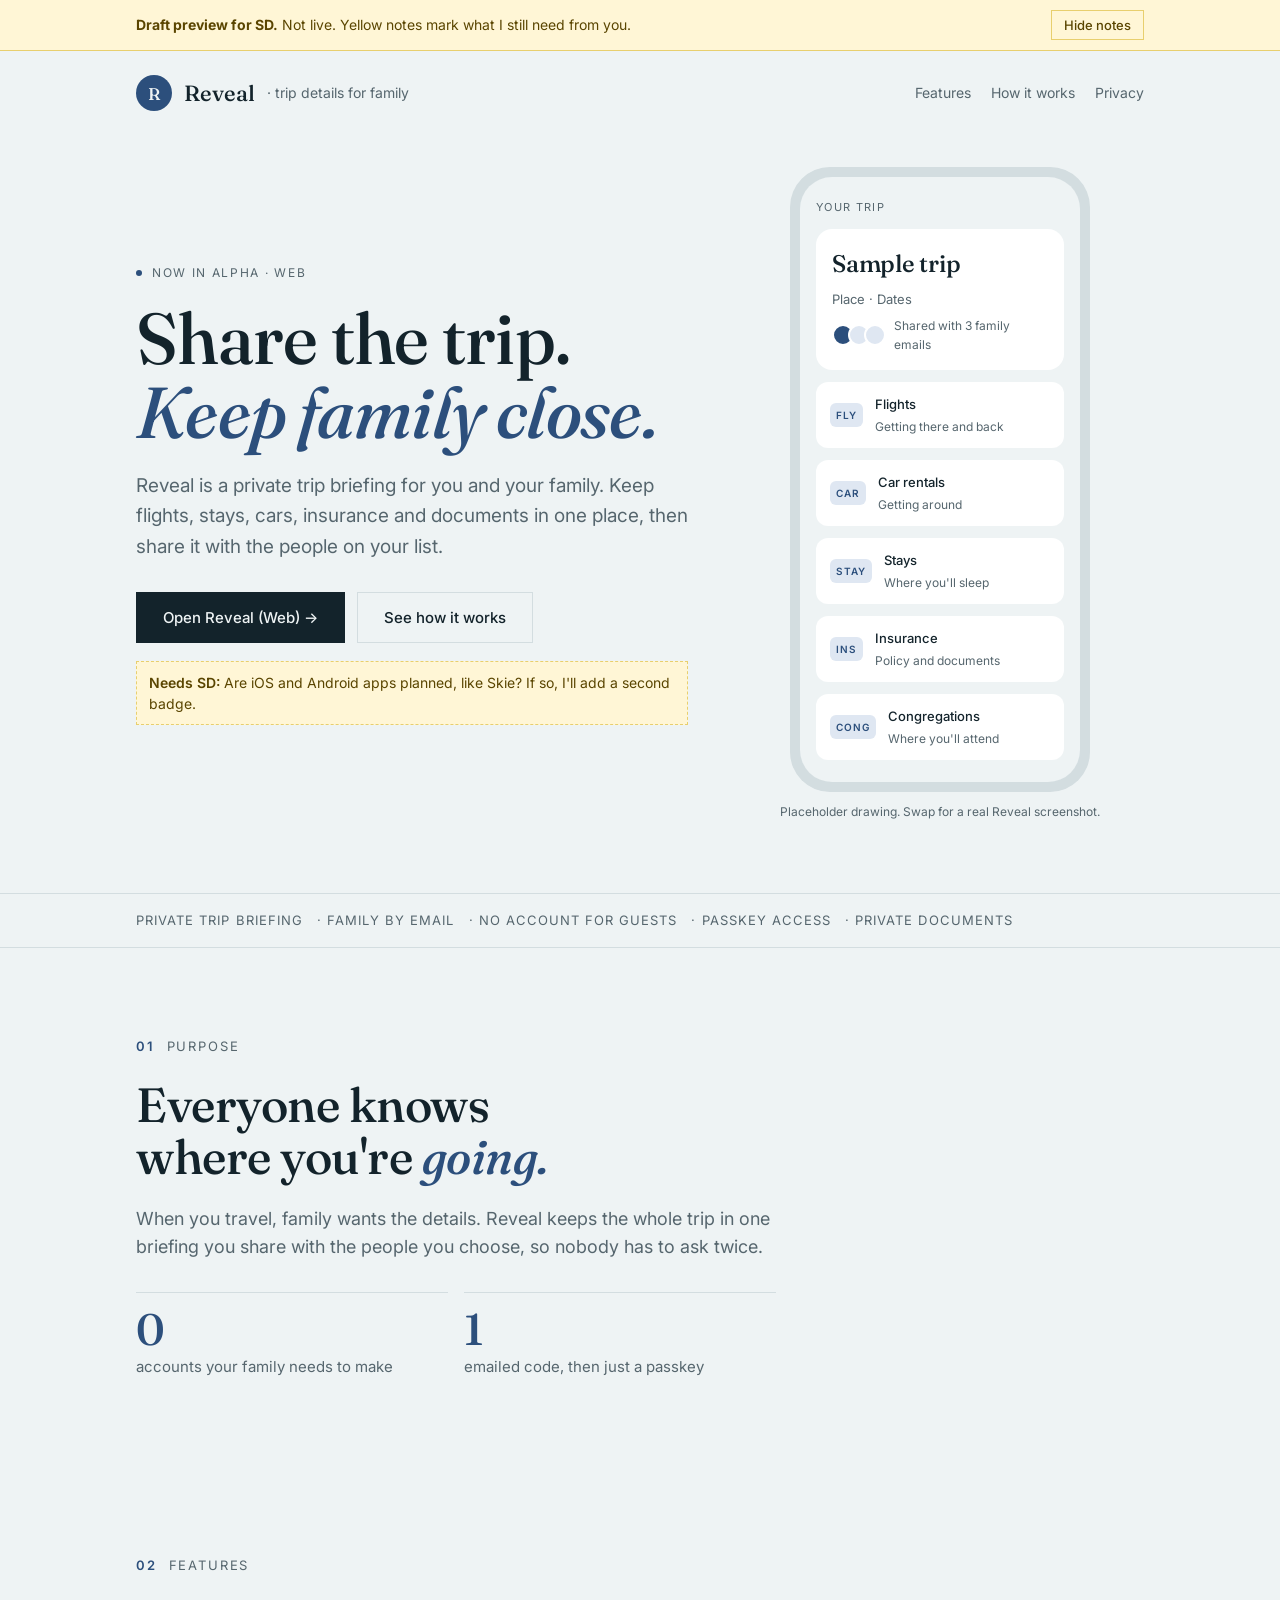
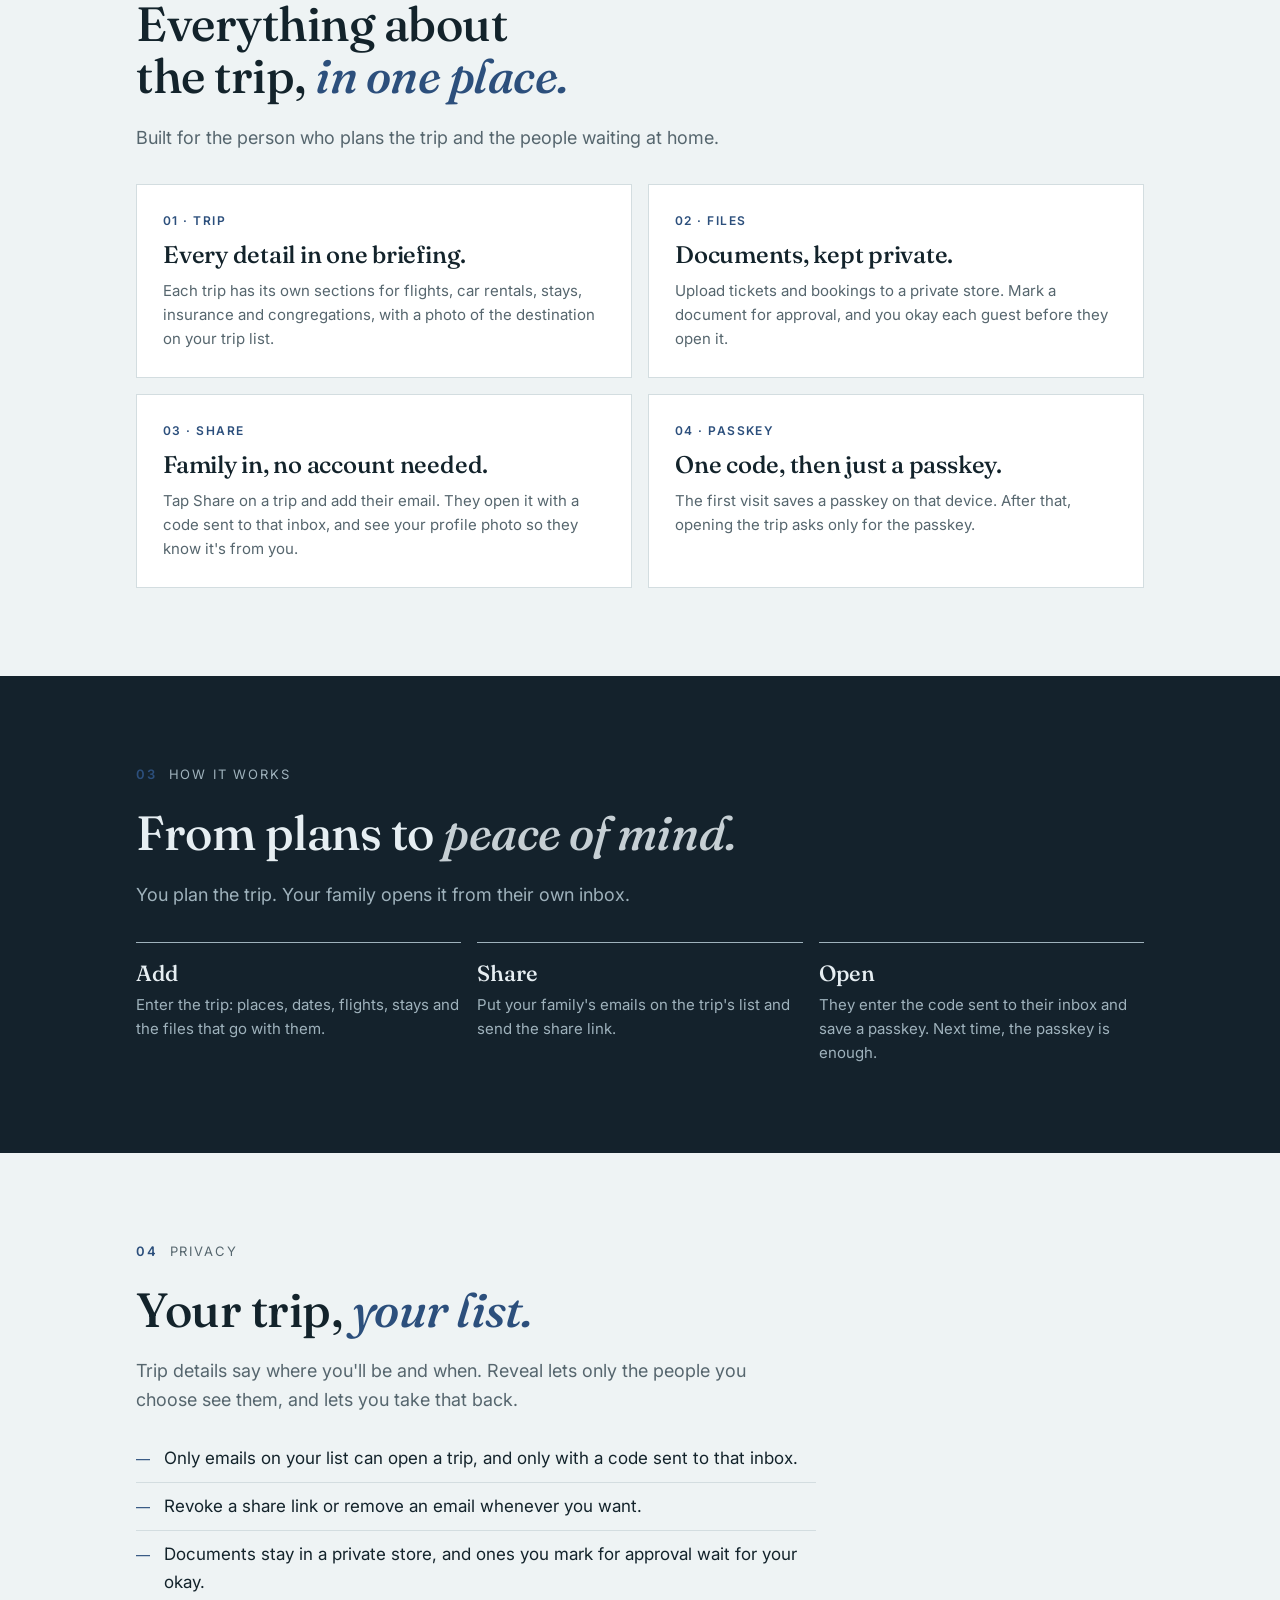
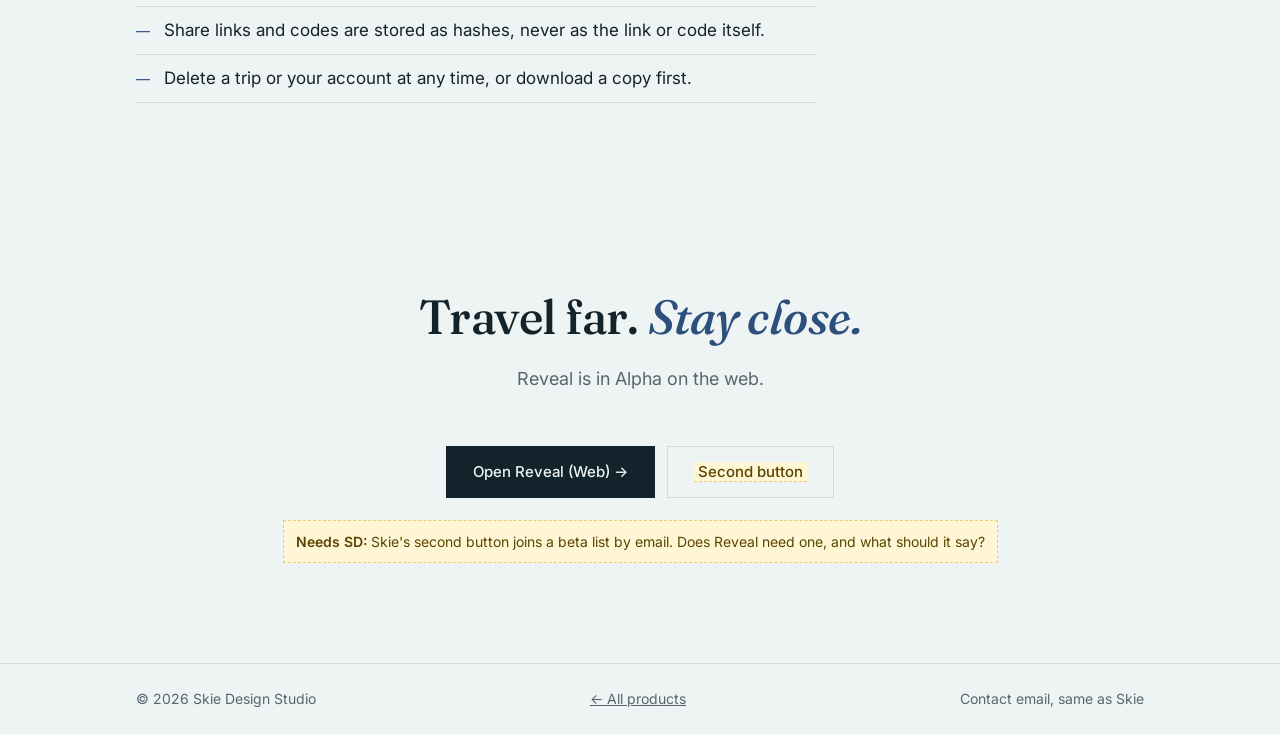
<file: site-designs/reveal.html>
<!doctype html><html><head><meta charset=utf8><meta name=viewport content="width=device-width,initial-scale=1,viewport-fit=cover"><style>:root{color-scheme:light;box-sizing:border-box;padding-top:env(safe-area-inset-top,0px);padding-bottom:env(safe-area-inset-bottom,0px)}html{scroll-padding-top:env(safe-area-inset-top,0px)}body{margin:0;padding:0;font:14px -apple-system,BlinkMacSystemFont,sans-serif;background:#fff;color:#000}img{max-width:100%}[hidden]:not([hidden=until-found i]){display:none!important}</style></head><body>
<title>Reveal Page Preview</title>
<meta name="claude:viewport-fit-sides" content="cover">
<link rel="preconnect" href="https://fonts.googleapis.com">
<link rel="preconnect" href="https://fonts.gstatic.com" crossorigin>
<link rel="stylesheet" href="https://fonts.googleapis.com/css2?family=Fraunces:ital,opsz,wght@0,9..144,400;0,9..144,500;1,9..144,400;1,9..144,500&family=Inter:wght@400;500;600&display=swap">
<style>
/* Layout: one long product page in Skie's pattern (hero, numbered sections, dark band, closing CTA), with draft notes for SD pinned inline. */
:root {
  --bg: #eef3f4;
  --surface: #ffffff;
  --ink: #13232b;
  --muted: #56666e;
  --line: #d3dde0;
  --accent: #2c4f7c;        /* Reveal's own accent: dusk blue, beside Skie's teal */
  --accent-soft: #dfe7f2;
  --band: #14222c;          /* dark section band */
  --band-ink: #e6eef2;
  --band-muted: #9fb2bc;
  --note-bg: #fff6d6;
  --note-ink: #5a4500;
  --note-line: #e8cf6e;
  --display: "Fraunces", Georgia, "Times New Roman", serif;
  --body: "Inter", system-ui, -apple-system, "Segoe UI", sans-serif;
}
@media (prefers-color-scheme: dark) {
  :root:not([data-theme="light"]) {
    --bg: #0f1a20; --surface: #16242c; --ink: #e8eff2; --muted: #9db0b9; --line: #26373f;
    --accent: #9db8e0; --accent-soft: #1f3147; --band: #0a1318; --band-ink: #e6eef2; --band-muted: #93a6b0;
    --note-bg: #3a3112; --note-ink: #f3dc8a; --note-line: #6d5a1f; color-scheme: dark;
  }
}
:root[data-theme="dark"] {
  --bg: #0f1a20; --surface: #16242c; --ink: #e8eff2; --muted: #9db0b9; --line: #26373f;
  --accent: #9db8e0; --accent-soft: #1f3147; --band: #0a1318; --band-ink: #e6eef2; --band-muted: #93a6b0;
  --note-bg: #3a3112; --note-ink: #f3dc8a; --note-line: #6d5a1f; color-scheme: dark;
}
* { box-sizing: border-box; }
body { background: var(--bg); color: var(--ink); font: 400 17px/1.6 var(--body); }
.wrap { max-width: 1040px; margin: 0 auto; padding-left: max(16px, env(safe-area-inset-left, 0px)); padding-right: max(16px, env(safe-area-inset-right, 0px)); }
h1, h2, h3 { font-family: var(--display); font-weight: 500; text-wrap: balance; margin: 0; letter-spacing: -0.01em; }
h1 em, h2 em { font-style: italic; color: var(--accent); }
p { margin: 0; }
a { color: inherit; }
:focus-visible { outline: 2px solid var(--accent); outline-offset: 3px; }

/* review bar */
.review { background: var(--note-bg); color: var(--note-ink); border-bottom: 1px solid var(--note-line); font-size: 14px; }
.review .wrap { display: flex; flex-wrap: wrap; gap: 8px 16px; align-items: center; justify-content: space-between; padding-block: 10px; }
.review button { font: 500 13px var(--body); color: var(--note-ink); background: transparent; border: 1px solid var(--note-line); padding: 6px 12px; cursor: pointer; }

/* draft notes */
.note { display: block; background: var(--note-bg); color: var(--note-ink); border: 1px dashed var(--note-line); font: 400 14px/1.5 var(--body); padding: 10px 12px; }
.note b { font-weight: 600; }
.ph { background: var(--note-bg); color: var(--note-ink); padding: 0 4px; border-bottom: 1px dashed var(--note-line); }
body.clean .note { display: none; }
body.clean .ph { background: transparent; color: inherit; border: 0; padding: 0; }

/* header */
header .wrap { display: flex; flex-wrap: wrap; gap: 12px 24px; align-items: center; justify-content: space-between; padding-block: 24px; }
.brand { display: flex; align-items: center; gap: 12px; }
.mark { width: 36px; height: 36px; border-radius: 50%; background: var(--accent); color: var(--bg); display: grid; place-items: center; font: 500 17px var(--display); }
.brand b { font: 500 22px var(--display); }
.brand span { color: var(--muted); font-size: 14px; }
nav { display: flex; gap: 20px; font-size: 14px; }
nav a { text-decoration: none; color: var(--muted); }
nav a:hover { color: var(--ink); }

/* hero */
.hero .wrap { display: grid; grid-template-columns: 1.15fr 0.85fr; gap: 48px; align-items: center; padding-block: 32px 72px; }
.hero .wrap > * { min-width: 0; }
.badges { display: flex; flex-direction: column; gap: 6px; margin-bottom: 20px; }
.badge { font-size: 12px; letter-spacing: 0.14em; text-transform: uppercase; color: var(--muted); display: flex; align-items: center; gap: 10px; }
.badge::before { content: ""; width: 6px; height: 6px; border-radius: 50%; background: var(--accent); }
h1 { font-size: clamp(42px, 7vw, 72px); line-height: 1.02; }
.lede { font-size: 19px; color: var(--muted); max-width: 34em; margin-top: 22px; }
.ctas { display: flex; flex-wrap: wrap; gap: 12px; margin-top: 30px; }
.btn { display: inline-flex; align-items: center; gap: 10px; padding: 15px 26px; font: 500 15px var(--body); text-decoration: none; border: 1px solid var(--ink); }
.btn.primary { background: var(--ink); color: var(--bg); }
.btn.ghost { background: transparent; color: var(--ink); border-color: var(--line); }
.hero .note { margin-top: 18px; }

/* phone mock */
.phone { width: 100%; max-width: 300px; margin: 0 auto; background: var(--line); border-radius: 40px; padding: 10px; }
.screen { background: var(--bg); border-radius: 32px; padding: 22px 16px; display: flex; flex-direction: column; gap: 12px; }
.screen .k { font-size: 11px; letter-spacing: 0.12em; text-transform: uppercase; color: var(--muted); }
.trip { background: var(--surface); border-radius: 16px; padding: 16px; display: flex; flex-direction: column; gap: 6px; }
.trip h3 { font-size: 24px; }
.trip .sub { color: var(--muted); font-size: 13px; }
.row { background: var(--surface); border-radius: 12px; padding: 12px 14px; display: grid; grid-template-columns: auto 1fr; gap: 2px 12px; font-size: 13px; }
.row .tag { grid-row: span 2; align-self: center; font-size: 10px; font-weight: 600; letter-spacing: 0.1em; color: var(--accent); background: var(--accent-soft); padding: 4px 6px; border-radius: 6px; }
.row .t { font-weight: 500; }
.row .d { color: var(--muted); font-size: 12px; }
.shared { display: flex; align-items: center; gap: 8px; font-size: 12px; color: var(--muted); }
.dots { display: flex; }
.dots i { width: 22px; height: 22px; border-radius: 50%; border: 2px solid var(--surface); background: var(--accent-soft); margin-left: -6px; }
.dots i:first-child { margin-left: 0; background: var(--accent); }
.mockcap { text-align: center; font-size: 12px; color: var(--muted); margin-top: 10px; }

/* ticker */
.ticker { border-block: 1px solid var(--line); }
.ticker .wrap { display: flex; flex-wrap: wrap; gap: 6px 14px; padding-block: 16px; font-size: 13px; letter-spacing: 0.08em; text-transform: uppercase; color: var(--muted); }

/* sections */
section .wrap { padding-block: 88px; display: flex; flex-direction: column; gap: 22px; }
.eyebrow { display: flex; gap: 12px; font-size: 13px; letter-spacing: 0.14em; text-transform: uppercase; color: var(--muted); }
.eyebrow b { color: var(--accent); font-weight: 600; }
h2 { font-size: clamp(32px, 4.6vw, 48px); line-height: 1.08; max-width: 16em; }
.intro { color: var(--muted); max-width: 36em; font-size: 18px; }

.cards { display: grid; grid-template-columns: repeat(2, minmax(0, 1fr)); gap: 16px; margin-top: 10px; }
.card { background: var(--surface); border: 1px solid var(--line); padding: 26px; display: flex; flex-direction: column; gap: 10px; }
.card .lbl { font-size: 12px; letter-spacing: 0.12em; text-transform: uppercase; color: var(--accent); font-weight: 600; }
.card h3 { font-size: 24px; line-height: 1.2; }
.card p { color: var(--muted); font-size: 15px; }

.band { background: var(--band); color: var(--band-ink); }
.band .eyebrow, .band .intro { color: var(--band-muted); }
.band h2 em { color: var(--band-ink); opacity: 0.85; }
.steps { display: grid; grid-template-columns: repeat(3, minmax(0, 1fr)); gap: 16px; margin-top: 10px; }
.step { border-top: 1px solid var(--band-muted); padding-top: 16px; display: flex; flex-direction: column; gap: 6px; }
.step b { font: 500 22px var(--display); }
.step span { color: var(--band-muted); font-size: 15px; }

.promise { list-style: none; margin: 8px 0 0; padding: 0; display: flex; flex-direction: column; gap: 10px; max-width: 40em; }
.promise li { display: flex; gap: 14px; align-items: baseline; border-bottom: 1px solid var(--line); padding-bottom: 10px; }
.promise li::before { content: "—"; color: var(--accent); font-size: 14px; flex: none; }
.stats { display: grid; grid-template-columns: repeat(2, minmax(0, 1fr)); gap: 16px; max-width: 640px; margin-top: 8px; }
.stat { border-top: 1px solid var(--line); padding-top: 14px; display: flex; flex-direction: column; gap: 4px; }
.stat b { font: 500 44px/1 var(--display); color: var(--accent); }
.stat span { color: var(--muted); font-size: 15px; }
.chips { display: flex; flex-wrap: wrap; gap: 8px; }
.chips span { font-size: 13px; padding: 5px 12px; border: 1px solid var(--line); background: var(--surface); }

.closing .wrap { align-items: center; text-align: center; padding-block: 100px; }
.closing h2 { max-width: none; }
.closing .intro { text-align: center; }
.closing .ctas { justify-content: center; }

footer { border-top: 1px solid var(--line); }
footer .wrap { display: flex; flex-wrap: wrap; justify-content: space-between; gap: 8px; padding-block: 24px; font-size: 14px; color: var(--muted); }

@media (max-width: 760px) {
  .hero .wrap { grid-template-columns: 1fr; gap: 36px; }
  .cards, .steps { grid-template-columns: 1fr; }
  section .wrap { padding-block: 64px; }
  nav { gap: 14px; }
}
@media (prefers-reduced-motion: reduce) { * { scroll-behavior: auto !important; } }
</style>

<div class="review">
  <div class="wrap">
    <span><b>Draft preview for SD.</b> Not live. Yellow notes mark what I still need from you.</span>
    <button type="button" id="toggle-notes" aria-pressed="false">Hide notes</button>
  </div>
</div>

<header>
  <div class="wrap">
    <div class="brand"><div class="mark" aria-hidden="true">R</div><b>Reveal</b><span>· trip details for family</span></div>
    <nav aria-label="Page sections">
      <a href="#features">Features</a>
      <a href="#how">How it works</a>
      <a href="#privacy">Privacy</a>
    </nav>
  </div>
</header>

<div class="hero">
  <div class="wrap">
    <div>
      <div class="badges">
        <span class="badge">Now in Alpha · Web</span>
      </div>
      <h1>Share the trip. <em>Keep family close.</em></h1>
      <p class="lede">Reveal is a private trip briefing for you and your family. Keep flights, stays, cars, insurance and documents in one place, then share it with the people on your list.</p>
      <div class="ctas">
        <a class="btn primary" href="https://travelplans-three.vercel.app/" target="_blank" rel="noopener">Open Reveal (Web) →</a>
        <a class="btn ghost" href="#how">See how it works</a>
      </div>
      <span class="note"><b>Needs SD:</b> Are iOS and Android apps planned, like Skie? If so, I'll add a second badge.</span>
    </div>
    <figure style="margin:0">
      <div class="phone" aria-label="Sample Reveal trip">
        <div class="screen">
          <span class="k">Your trip</span>
          <div class="trip">
            <h3>Sample trip</h3>
            <span class="sub">Place · Dates</span>
            <div class="shared"><span class="dots"><i></i><i></i><i></i></span>Shared with 3 family emails</div>
          </div>
          <div class="row"><span class="tag">FLY</span><span class="t">Flights</span><span class="d">Getting there and back</span></div>
          <div class="row"><span class="tag">CAR</span><span class="t">Car rentals</span><span class="d">Getting around</span></div>
          <div class="row"><span class="tag">STAY</span><span class="t">Stays</span><span class="d">Where you'll sleep</span></div>
          <div class="row"><span class="tag">INS</span><span class="t">Insurance</span><span class="d">Policy and documents</span></div>
          <div class="row"><span class="tag">CONG</span><span class="t">Congregations</span><span class="d">Where you'll attend</span></div>
        </div>
      </div>
      <figcaption class="mockcap">Placeholder drawing. Swap for a real Reveal screenshot.</figcaption>
    </figure>
  </div>
</div>

<div class="ticker">
  <div class="wrap"><span>Private trip briefing</span><span>· Family by email</span><span>· No account for guests</span><span>· Passkey access</span><span>· Private documents</span></div>
</div>

<section id="purpose">
  <div class="wrap">
    <div class="eyebrow"><b>01</b> Purpose</div>
    <h2>Everyone knows where you're <em>going.</em></h2>
    <p class="intro">When you travel, family wants the details. Reveal keeps the whole trip in one briefing you share with the people you choose, so nobody has to ask twice.</p>
    <div class="stats">
      <div class="stat"><b>0</b><span>accounts your family needs to make</span></div>
      <div class="stat"><b>1</b><span>emailed code, then just a passkey</span></div>
    </div>
  </div>
</section>

<section id="features">
  <div class="wrap">
    <div class="eyebrow"><b>02</b> Features</div>
    <h2>Everything about the trip, <em>in one place.</em></h2>
    <p class="intro">Built for the person who plans the trip and the people waiting at home.</p>
    <div class="cards">
      <div class="card"><span class="lbl">01 · Trip</span><h3>Every detail in one briefing.</h3><p>Each trip has its own sections for flights, car rentals, stays, insurance and congregations, with a photo of the destination on your trip list.</p></div>
      <div class="card"><span class="lbl">02 · Files</span><h3>Documents, kept private.</h3><p>Upload tickets and bookings to a private store. Mark a document for approval, and you okay each guest before they open it.</p></div>
      <div class="card"><span class="lbl">03 · Share</span><h3>Family in, no account needed.</h3><p>Tap Share on a trip and add their email. They open it with a code sent to that inbox, and see your profile photo so they know it's from you.</p></div>
      <div class="card"><span class="lbl">04 · Passkey</span><h3>One code, then just a passkey.</h3><p>The first visit saves a passkey on that device. After that, opening the trip asks only for the passkey.</p></div>
    </div>
  </div>
</section>

<section id="how" class="band">
  <div class="wrap">
    <div class="eyebrow"><b>03</b> How it works</div>
    <h2>From plans to <em>peace of mind.</em></h2>
    <p class="intro">You plan the trip. Your family opens it from their own inbox.</p>
    <div class="steps">
      <div class="step"><b>Add</b><span>Enter the trip: places, dates, flights, stays and the files that go with them.</span></div>
      <div class="step"><b>Share</b><span>Put your family's emails on the trip's list and send the share link.</span></div>
      <div class="step"><b>Open</b><span>They enter the code sent to their inbox and save a passkey. Next time, the passkey is enough.</span></div>
    </div>
  </div>
</section>

<section id="privacy">
  <div class="wrap">
    <div class="eyebrow"><b>04</b> Privacy</div>
    <h2>Your trip, <em>your list.</em></h2>
    <p class="intro">Trip details say where you'll be and when. Reveal lets only the people you choose see them, and lets you take that back.</p>
    <ul class="promise">
      <li>Only emails on your list can open a trip, and only with a code sent to that inbox.</li>
      <li>Revoke a share link or remove an email whenever you want.</li>
      <li>Documents stay in a private store, and ones you mark for approval wait for your okay.</li>
      <li>Share links and codes are stored as hashes, never as the link or code itself.</li>
      <li>Delete a trip or your account at any time, or download a copy first.</li>
    </ul>
  </div>
</section>

<section id="closing" class="closing">
  <div class="wrap">
    <h2>Travel far. <em>Stay close.</em></h2>
    <p class="intro">Reveal is in Alpha on the web.</p>
    <div class="ctas">
      <a class="btn primary" href="https://travelplans-three.vercel.app/" target="_blank" rel="noopener">Open Reveal (Web) →</a>
      <a class="btn ghost" href="#closing"><span class="ph">Second button</span></a>
    </div>
    <span class="note"><b>Needs SD:</b> Skie's second button joins a beta list by email. Does Reveal need one, and what should it say?</span>
  </div>
</section>

<footer>
  <div class="wrap"><span>© 2026 Skie Design Studio</span><a href="#top">← All products</a><span>Contact email, same as Skie</span></div>
</footer>

<script>
(function () {
  var btn = document.getElementById('toggle-notes');
  btn.addEventListener('click', function () {
    var clean = document.body.classList.toggle('clean');
    btn.textContent = clean ? 'Show notes' : 'Hide notes';
    btn.setAttribute('aria-pressed', String(clean));
  });
})();
</script>

</body></html>
</file>
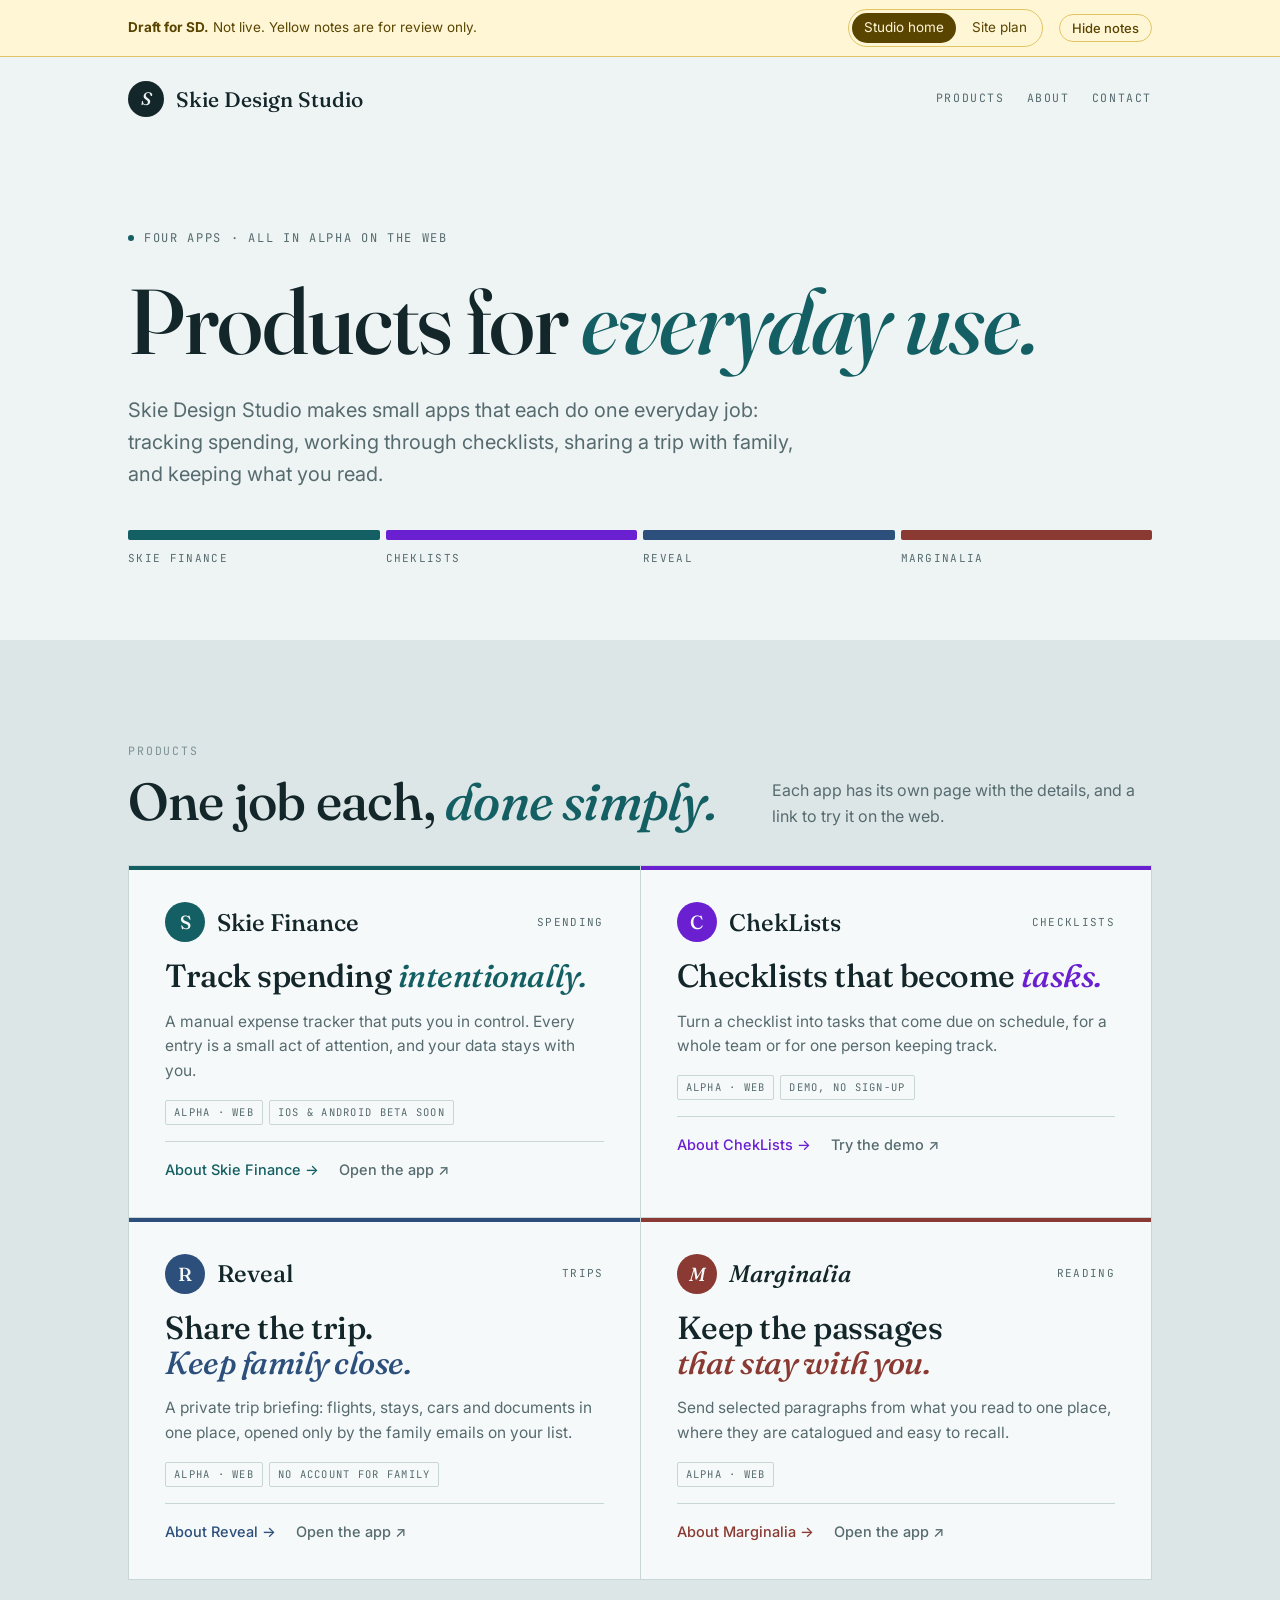
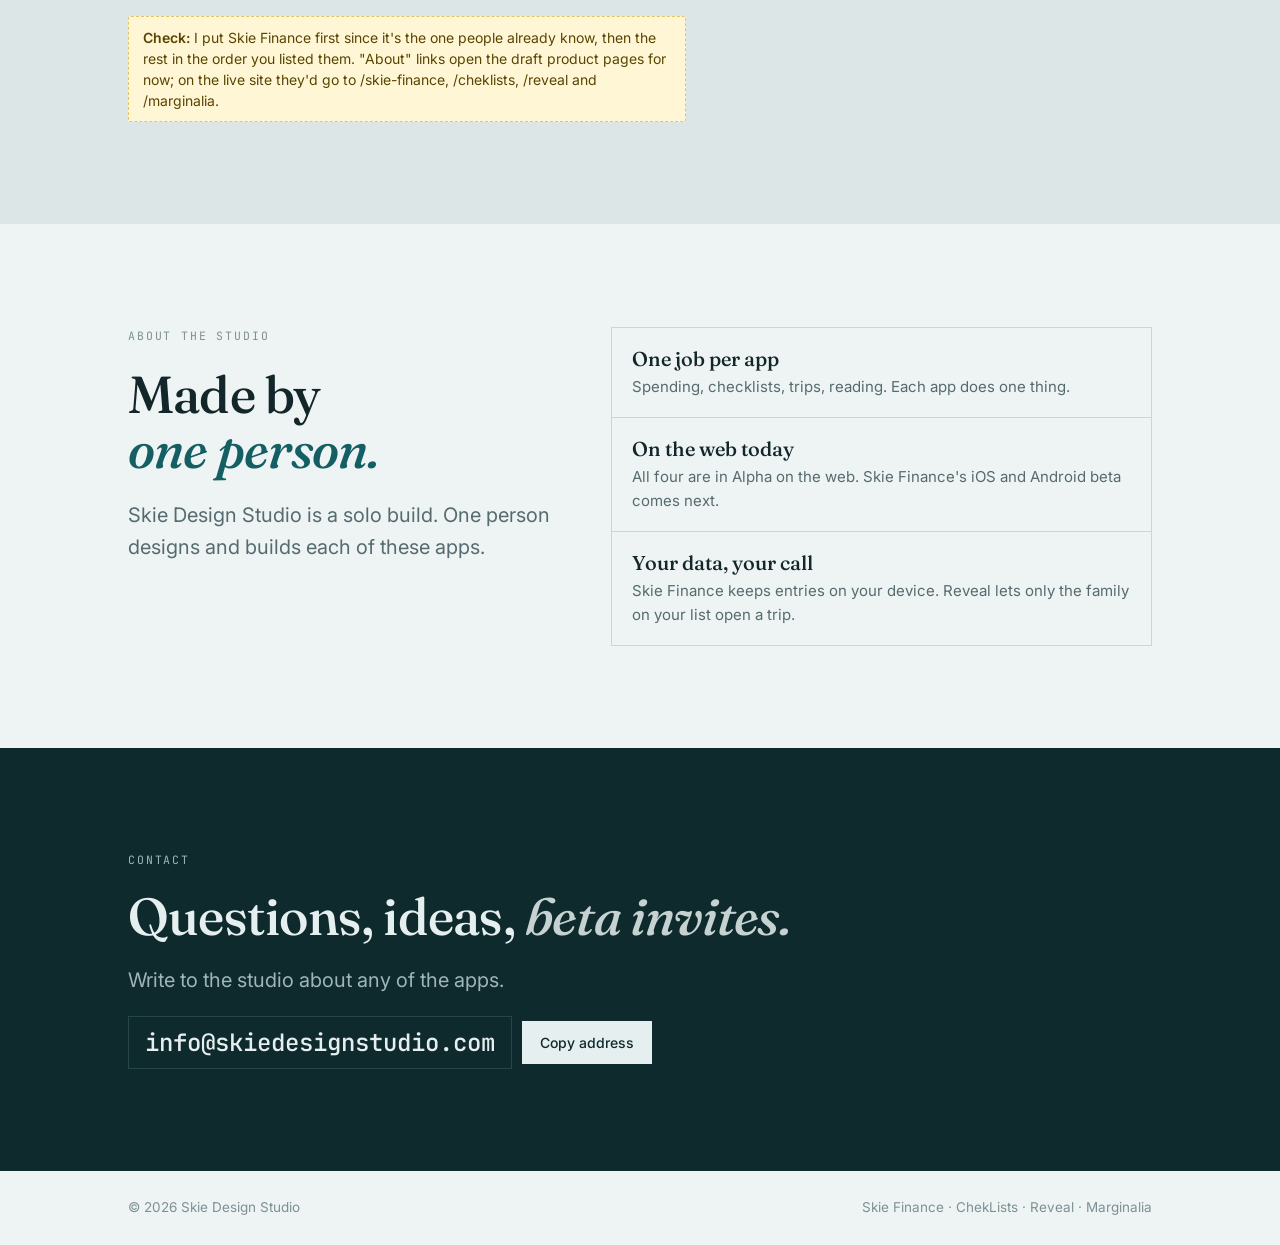
<file: site-designs/studio-home.html>
<!doctype html><html><head><meta charset=utf8><meta name=viewport content="width=device-width,initial-scale=1,viewport-fit=cover"><style>:root{color-scheme:light;box-sizing:border-box;padding-top:env(safe-area-inset-top,0px);padding-bottom:env(safe-area-inset-bottom,0px)}html{scroll-padding-top:env(safe-area-inset-top,0px)}body{margin:0;padding:0;font:14px -apple-system,BlinkMacSystemFont,sans-serif;background:#fff;color:#000}img{max-width:100%}[hidden]:not([hidden=until-found i]){display:none!important}</style></head><body>
<title>Skie Design Studio Home</title>
<meta name="claude:viewport-fit-sides" content="cover">
<link rel="preconnect" href="https://fonts.googleapis.com">
<link rel="preconnect" href="https://fonts.gstatic.com" crossorigin>
<link rel="stylesheet" href="https://fonts.googleapis.com/css2?family=Fraunces:ital,opsz,wght@0,9..144,400;0,9..144,500;1,9..144,400;1,9..144,500&family=Inter:wght@400;500;600&family=JetBrains+Mono:wght@400;500&display=swap">
<style>
/* Layout: Skie's landing pattern turned into a studio front door. Pale ground, serif headlines with one italic word, a four-colour strip (one per product), then a 2x2 shelf of product cards. Each product keeps its own accent. */
:root{
  --bg:#eef3f3; --band:#dde6e7; --card:#f6f9f9; --line:#c9d6d8;
  --ink:#13262a; --muted:#566b6f; --faint:#7d9195;
  --studio:#145f63;
  --skie:#145f63; --chek:#6a1fd1; --reveal:#2c4f7c; --marg:#8a3a32;
  --dark:#0f2a2c; --dark-ink:#e6efef; --dark-muted:#9fb6b8; --dark-line:#26474a;
  --q:#5a4500; --q-bg:#fff6d6; --q-line:#e1c565;
  --btn:#13262a; --btn-ink:#f4f7f7;
  --f-display:"Fraunces", Georgia, "Times New Roman", serif;
  --f-body:"Inter", system-ui, -apple-system, "Segoe UI", sans-serif;
  --f-mono:"JetBrains Mono", ui-monospace, Menlo, monospace;
}
@media (prefers-color-scheme: dark){ :root:not([data-theme="light"]){
  --bg:#0d1a1c; --band:#122426; --card:#152a2d; --line:#28403f;
  --ink:#e4eeee; --muted:#a3b7b9; --faint:#7f9799;
  --studio:#6cc3c6;
  --skie:#6cc3c6; --chek:#c3a3ff; --reveal:#9db8e0; --marg:#e09a8f;
  --dark:#07292b; --dark-ink:#e6efef; --dark-muted:#9fb6b8; --dark-line:#24494c;
  --q:#f3dc8a; --q-bg:#3a3112; --q-line:#6d5a1f;
  --btn:#e4eeee; --btn-ink:#0d1a1c;
  color-scheme:dark;
}}
:root[data-theme="dark"]{
  --bg:#0d1a1c; --band:#122426; --card:#152a2d; --line:#28403f;
  --ink:#e4eeee; --muted:#a3b7b9; --faint:#7f9799;
  --studio:#6cc3c6;
  --skie:#6cc3c6; --chek:#c3a3ff; --reveal:#9db8e0; --marg:#e09a8f;
  --dark:#07292b; --dark-ink:#e6efef; --dark-muted:#9fb6b8; --dark-line:#24494c;
  --q:#f3dc8a; --q-bg:#3a3112; --q-line:#6d5a1f;
  --btn:#e4eeee; --btn-ink:#0d1a1c;
  color-scheme:dark;
}
*{box-sizing:border-box}
body{background:var(--bg);color:var(--ink);font-family:var(--f-body);font-size:16px;line-height:1.6;-webkit-font-smoothing:antialiased}
body::before{content:"";position:fixed;inset:0 0 auto;height:env(safe-area-inset-top,0px);z-index:30;background:var(--q-bg)}
a{color:inherit}
:focus-visible{outline:2px solid var(--studio);outline-offset:3px}
.wrap{max-width:1120px;margin:0 auto;padding-left:max(16px,env(safe-area-inset-left,0px));padding-right:max(16px,env(safe-area-inset-right,0px))}
@media (min-width:720px){.wrap{padding-left:max(48px,env(safe-area-inset-left,0px));padding-right:max(48px,env(safe-area-inset-right,0px))}}

/* review bar */
.review{position:sticky;top:env(safe-area-inset-top,0px);z-index:20;background:var(--q-bg);color:var(--q);border-bottom:1px solid var(--q-line);font-size:13.5px}
.review .wrap{display:flex;flex-wrap:wrap;align-items:center;gap:8px 16px;padding-block:9px}
.review .msg{flex:1 1 240px;min-width:0}
.tabs{display:flex;gap:4px;border:1px solid var(--q-line);padding:3px;border-radius:999px}
.tabs a{text-decoration:none;padding:4px 12px;border-radius:999px;white-space:nowrap}
.tabs a[aria-current="page"]{background:var(--q);color:var(--q-bg)}
.review button{font:500 13px var(--f-body);color:var(--q);background:transparent;border:1px solid var(--q-line);padding:5px 12px;border-radius:999px;cursor:pointer}

/* draft notes */
.note{display:block;background:var(--q-bg);color:var(--q);border:1px dashed var(--q-line);font-size:14px;line-height:1.5;padding:10px 14px;border-radius:3px;max-width:62ch}
.note b{font-weight:600}
.ph{background:var(--q-bg);color:var(--q);border-bottom:1px dashed var(--q-line);padding:0 4px}
body.clean .note{display:none}
body.clean .ph{background:transparent;color:inherit;border:0;padding:0}

/* type */
h1,h2,h3{font-family:var(--f-display);font-weight:500;letter-spacing:-.015em;text-wrap:balance;margin:0}
h1 em,h2 em{font-style:italic;color:var(--studio)}
h1{font-size:clamp(46px,8vw,92px);line-height:.98}
h2{font-size:clamp(32px,4.4vw,52px);line-height:1.06}
h3{font-size:28px;line-height:1.1}
p{margin:0}
.lede{font-size:clamp(17px,1.7vw,20px);color:var(--muted);max-width:52ch}
.label{font-family:var(--f-mono);font-size:11.5px;letter-spacing:.16em;text-transform:uppercase;color:var(--faint)}
.stack{display:grid;gap:22px;align-content:start}

/* header */
.top .wrap{display:flex;align-items:center;justify-content:space-between;gap:16px;flex-wrap:wrap;padding-block:24px}
.brand{display:flex;align-items:center;gap:12px;text-decoration:none}
.mark{width:36px;height:36px;border-radius:50%;display:grid;place-items:center;background:var(--ink);color:var(--bg);font:italic 500 18px var(--f-display)}
.brand b{font:500 21px var(--f-display)}
.nav{display:flex;gap:22px;font-family:var(--f-mono);font-size:11.5px;letter-spacing:.14em;text-transform:uppercase;color:var(--muted)}
.nav a{text-decoration:none}
.nav a:hover{color:var(--ink)}

/* hero */
.hero .wrap{display:grid;gap:28px;padding-block:clamp(36px,7vw,88px) clamp(40px,6vw,72px)}
.status{display:flex;align-items:center;gap:10px;font-family:var(--f-mono);font-size:12px;letter-spacing:.14em;text-transform:uppercase;color:var(--muted)}
.status::before{content:"";width:6px;height:6px;border-radius:50%;background:var(--studio)}

/* four-colour strip: one segment per product */
.strip{display:grid;grid-template-columns:repeat(4,minmax(0,1fr));gap:6px;margin-top:12px}
.strip a{display:grid;gap:10px;text-decoration:none;min-width:0}
.strip i{display:block;height:10px;border-radius:2px;background:var(--p);transition:height .2s}
.strip a:hover i{height:16px}
.strip span{font-family:var(--f-mono);font-size:11px;letter-spacing:.12em;text-transform:uppercase;color:var(--muted);overflow:hidden;text-overflow:ellipsis;white-space:nowrap}
.strip a:hover span{color:var(--ink)}

/* products */
section{padding-block:clamp(64px,8vw,112px);scroll-margin-top:56px}
.band{background:var(--band)}
.head{display:flex;flex-wrap:wrap;justify-content:space-between;align-items:end;gap:16px 32px}
.shelf{display:grid;grid-template-columns:1fr;gap:1px;background:var(--line);border:1px solid var(--line)}
@media (min-width:760px){.shelf{grid-template-columns:1fr 1fr}}
.prod{background:var(--card);padding:clamp(24px,3vw,36px);display:grid;gap:16px;align-content:start;position:relative;min-width:0;scroll-margin-top:64px}
.prod::before{content:"";position:absolute;inset:0 0 auto;height:4px;background:var(--p)}
.prod .row{display:flex;align-items:center;justify-content:space-between;gap:12px;flex-wrap:wrap}
.prod .id{display:flex;align-items:center;gap:12px}
.prod .pm{width:40px;height:40px;border-radius:50%;background:var(--p);color:var(--card);display:grid;place-items:center;font:500 19px var(--f-display)}
.prod .pm.it{font-style:italic}
.prod .name{font:500 24px var(--f-display)}
.prod .what{font-family:var(--f-mono);font-size:11px;letter-spacing:.12em;text-transform:uppercase;color:var(--muted)}
.prod h3{font-size:clamp(26px,2.6vw,32px)}
.prod h3 em{font-style:italic;color:var(--p)}
.prod p{color:var(--muted);font-size:15.5px;max-width:46ch}
.pstat{display:flex;flex-wrap:wrap;gap:6px}
.pstat span{font-family:var(--f-mono);font-size:10.5px;letter-spacing:.12em;text-transform:uppercase;color:var(--muted);border:1px solid var(--line);padding:3px 8px;border-radius:2px}
.links{display:flex;flex-wrap:wrap;gap:10px 20px;padding-top:6px;border-top:1px solid var(--line)}
.links a{font-size:14.5px;font-weight:500;text-decoration:none;padding-top:10px}
.links a.main{color:var(--p)}
.links a.sub{color:var(--muted)}
.links a:hover{text-decoration:underline;text-underline-offset:3px}

/* about */
.about .wrap{display:grid;gap:40px}
@media (min-width:880px){.about .wrap{grid-template-columns:.9fr 1.1fr;align-items:start}}
.facts{display:grid;gap:1px;background:var(--line);border:1px solid var(--line)}
.facts div{background:var(--bg);padding:18px 20px;display:grid;gap:4px}
.facts b{font:500 20px var(--f-display)}
.facts span{color:var(--muted);font-size:15px}

/* contact (dark band, like Skie's TRAK band) */
.dark{background:var(--dark);color:var(--dark-ink)}
.dark .wrap{display:grid;gap:20px;justify-items:start}
.dark h2 em{color:var(--dark-ink);opacity:.85}
.dark .lede{color:var(--dark-muted)}
.mail{display:flex;flex-wrap:wrap;align-items:center;gap:10px}
.mail code{font:500 clamp(18px,2.4vw,24px) var(--f-mono);color:var(--dark-ink);background:transparent;border:1px solid var(--dark-line);padding:10px 16px;user-select:all;overflow-wrap:anywhere}
.mail button{font:500 14px var(--f-body);color:var(--dark);background:var(--dark-ink);border:0;padding:13px 18px;cursor:pointer}
.dark .note{background:transparent;color:var(--dark-muted);border-color:var(--dark-line)}

footer .wrap{display:flex;justify-content:space-between;gap:12px;flex-wrap:wrap;padding-block:26px;font-size:13.5px;color:var(--faint)}

/* site plan view */
.plan{display:grid;gap:1px;background:var(--line);border:1px solid var(--line);grid-template-columns:1fr}
@media (min-width:820px){.plan{grid-template-columns:repeat(3,1fr)}}
.plan > div{background:var(--card);padding:24px;display:grid;gap:8px;align-content:start;min-width:0}
.plan b{font:500 20px var(--f-display)}
.plan p{color:var(--muted);font-size:15px}
.tree{overflow-x:auto;background:var(--card);border:1px solid var(--line);padding:22px 24px}
.tree pre{margin:0;font:13.5px/1.75 var(--f-mono);color:var(--ink)}
.tree .c{color:var(--faint)}
.tree .s{color:var(--skie)} .tree .k{color:var(--chek)} .tree .r{color:var(--reveal)} .tree .m{color:var(--marg)}
ol.moves{margin:0;padding-left:1.3em;display:grid;gap:10px;color:var(--muted);max-width:66ch}
ol.moves b{color:var(--ink);font-weight:600}

@media (prefers-reduced-motion:reduce){*{transition:none!important}}
</style>

<div class="review">
  <div class="wrap">
    <span class="msg"><b>Draft for SD.</b> Not live. Yellow notes are for review only.</span>
    <nav class="tabs" aria-label="Preview views">
      <a href="#home" id="tab-home" aria-current="page">Studio home</a>
      <a href="#plan" id="tab-plan">Site plan</a>
    </nav>
    <button type="button" id="toggle-notes" aria-pressed="false">Hide notes</button>
  </div>
</div>

<!-- ===================== STUDIO HOME ===================== -->
<main id="view-home">
  <header class="top">
    <div class="wrap">
      <a class="brand" href="#home"><span class="mark" aria-hidden="true">S</span><b>Skie Design Studio</b></a>
      <nav class="nav" aria-label="Studio">
        <a href="#products">Products</a>
        <a href="#about">About</a>
        <a href="#contact">Contact</a>
      </nav>
    </div>
  </header>

  <div class="hero">
    <div class="wrap">
      <div class="status">Four apps · All in Alpha on the web</div>
      <h1>Products for <em>everyday use.</em></h1>
      <p class="lede">Skie Design Studio makes small apps that each do one everyday job: tracking spending, working through checklists, sharing a trip with family, and keeping what you read.</p>
      <nav class="strip" aria-label="Jump to a product">
        <a href="#p-skie" style="--p:var(--skie)"><i></i><span>Skie Finance</span></a>
        <a href="#p-cheklists" style="--p:var(--chek)"><i></i><span>ChekLists</span></a>
        <a href="#p-reveal" style="--p:var(--reveal)"><i></i><span>Reveal</span></a>
        <a href="#p-marginalia" style="--p:var(--marg)"><i></i><span>Marginalia</span></a>
      </nav>
    </div>
  </div>

  <section id="products" class="band">
    <div class="wrap stack" style="gap:36px">
      <div class="head">
        <div class="stack" style="gap:14px">
          <span class="label">Products</span>
          <h2>One job each, <em>done simply.</em></h2>
        </div>
        <p class="lede" style="max-width:38ch;font-size:16px">Each app has its own page with the details, and a link to try it on the web.</p>
      </div>

      <div class="shelf">
        <article class="prod" id="p-skie" style="--p:var(--skie)">
          <div class="row">
            <div class="id"><span class="pm" aria-hidden="true">S</span><span class="name">Skie Finance</span></div>
            <span class="what">Spending</span>
          </div>
          <h3>Track spending <em>intentionally.</em></h3>
          <p>A manual expense tracker that puts you in control. Every entry is a small act of attention, and your data stays with you.</p>
          <div class="pstat"><span>Alpha · Web</span><span>iOS &amp; Android beta soon</span></div>
          <div class="links">
            <a class="main" href="https://skiedesignstudio.com" target="_blank" rel="noopener">About Skie Finance →</a>
            <a class="sub" href="https://skie-finance.vercel.app/" target="_blank" rel="noopener">Open the app ↗</a>
          </div>
        </article>

        <article class="prod" id="p-cheklists" style="--p:var(--chek)">
          <div class="row">
            <div class="id"><span class="pm" aria-hidden="true">C</span><span class="name">ChekLists</span></div>
            <span class="what">Checklists</span>
          </div>
          <h3>Checklists that become <em>tasks.</em></h3>
          <p>Turn a checklist into tasks that come due on schedule, for a whole team or for one person keeping track.</p>
          <div class="pstat"><span>Alpha · Web</span><span>Demo, no sign-up</span></div>
          <div class="links">
            <a class="main" href="https://claude.ai/artifact/3zngYDTHtPipd6BfQLN8BM" target="_blank" rel="noopener">About ChekLists →</a>
            <a class="sub" href="https://checklists-theta.vercel.app/auth/login" target="_blank" rel="noopener">Try the demo ↗</a>
          </div>
        </article>

        <article class="prod" id="p-reveal" style="--p:var(--reveal)">
          <div class="row">
            <div class="id"><span class="pm" aria-hidden="true">R</span><span class="name">Reveal</span></div>
            <span class="what">Trips</span>
          </div>
          <h3>Share the trip. <em>Keep family close.</em></h3>
          <p>A private trip briefing: flights, stays, cars and documents in one place, opened only by the family emails on your list.</p>
          <div class="pstat"><span>Alpha · Web</span><span>No account for family</span></div>
          <div class="links">
            <a class="main" href="https://claude.ai/artifact/XhEamo6Wm9x6n25s5GiqPG" target="_blank" rel="noopener">About Reveal →</a>
            <a class="sub" href="https://travelplans-three.vercel.app/" target="_blank" rel="noopener">Open the app ↗</a>
          </div>
        </article>

        <article class="prod" id="p-marginalia" style="--p:var(--marg)">
          <div class="row">
            <div class="id"><span class="pm it" aria-hidden="true">M</span><span class="name" style="font-style:italic">Marginalia</span></div>
            <span class="what">Reading</span>
          </div>
          <h3>Keep the passages <em>that stay with you.</em></h3>
          <p>Send selected paragraphs from what you read to one place, where they are catalogued and easy to recall.</p>
          <div class="pstat"><span>Alpha · Web</span></div>
          <div class="links">
            <a class="main" href="https://claude.ai/artifact/LADMfZwzB8L8fjBVgjtnU5" target="_blank" rel="noopener">About Marginalia →</a>
            <a class="sub" href="https://marginalia-three-red.vercel.app/" target="_blank" rel="noopener">Open the app ↗</a>
          </div>
        </article>
      </div>
      <span class="note"><b>Check:</b> I put Skie Finance first since it's the one people already know, then the rest in the order you listed them. "About" links open the draft product pages for now; on the live site they'd go to /skie-finance, /cheklists, /reveal and /marginalia.</span>
    </div>
  </section>

  <section id="about" class="about">
    <div class="wrap">
      <div class="stack">
        <span class="label">About the studio</span>
        <h2>Made by <em>one person.</em></h2>
        <p class="lede">Skie Design Studio is a solo build. One person designs and builds each of these apps.</p>
      </div>
      <div class="facts" aria-label="What the four apps have in common">
        <div><b>One job per app</b><span>Spending, checklists, trips, reading. Each app does one thing.</span></div>
        <div><b>On the web today</b><span>All four are in Alpha on the web. Skie Finance's iOS and Android beta comes next.</span></div>
        <div><b>Your data, your call</b><span>Skie Finance keeps entries on your device. Reveal lets only the family on your list open a trip.</span></div>
      </div>
    </div>
  </section>

  <section id="contact" class="dark">
    <div class="wrap">
      <span class="label" style="color:var(--dark-muted)">Contact</span>
      <h2>Questions, ideas, <em>beta invites.</em></h2>
      <p class="lede">Write to the studio about any of the apps.</p>
      <div class="mail">
        <code id="email">info@skiedesignstudio.com</code>
        <button type="button" id="copy-email">Copy address</button>
      </div>
    </div>
  </section>

  <footer><div class="wrap"><span>© 2026 Skie Design Studio</span><span>Skie Finance · ChekLists · Reveal · Marginalia</span></div></footer>
</main>

<!-- ===================== SITE PLAN ===================== -->
<main id="view-plan" hidden>
  <header class="top">
    <div class="wrap">
      <a class="brand" href="#home"><span class="mark" aria-hidden="true">S</span><b>Skie Design Studio</b></a>
      <nav class="nav" aria-label="Plan"><a href="#home">← Studio home</a></nav>
    </div>
  </header>

  <section style="padding-top:24px">
    <div class="wrap stack" style="gap:36px">
      <div class="stack" style="gap:16px">
        <span class="label">Site plan</span>
        <h2>One front door, <em>a page per product.</em></h2>
        <p class="lede">The root address becomes the studio home. Skie Finance, today's homepage, moves to its own address and stays as it is.</p>
      </div>

      <div class="tree" role="region" aria-label="Page map" tabindex="0"><pre>skiedesignstudio.com/              <span class="c">Studio home (this draft)</span>
├── <span class="s">/skie-finance</span>                 <span class="c">Skie Finance page (today's homepage, moved as is)</span>
├── <span class="k">/cheklists</span>                    <span class="c">ChekLists page</span>
├── <span class="r">/reveal</span>                       <span class="c">Reveal page</span>
└── <span class="m">/marginalia</span>                   <span class="c">Marginalia page</span></pre></div>

      <div class="plan">
        <div><span class="label">Header</span><b>Same on every page</b><p>The studio mark on the left goes home. Product pages keep their own section links, plus "All products".</p></div>
        <div><span class="label">Colour</span><b>Shared look, own accent</b><p>Same type and layout everywhere. Skie Finance stays teal, ChekLists violet, Reveal dusk blue, Marginalia red pencil.</p></div>
        <div><span class="label">Footer</span><b>"© 2026 Skie Design Studio"</b><p>One footer for all pages, with a link back to all products and the contact address.</p></div>
      </div>

      <div class="stack" style="gap:14px">
        <span class="label">Moving the Skie Finance page</span>
        <ol class="moves">
          <li><b>Copy today's page to /skie-finance.</b> Content, buttons and the beta-list email stay the same.</li>
          <li><b>Change two lines on it.</b> Footer "© 2026 Skie" becomes "© 2026 Skie Design Studio", and the header gets an "All products" link.</li>
          <li><b>Keep old links working.</b> Links people already have, like skiedesignstudio.com/#privacy, would now land on the studio home. A few lines of script on the home page can send those section links on to /skie-finance.</li>
          <li><b>Put the studio home at the root.</b> This page.</li>
        </ol>
      </div>
    </div>
  </section>

  <footer><div class="wrap"><span>© 2026 Skie Design Studio</span><a href="#home">← Studio home</a></div></footer>
</main>

<script>
(function(){
  var views={home:document.getElementById('view-home'),plan:document.getElementById('view-plan')};
  var tabs={home:document.getElementById('tab-home'),plan:document.getElementById('tab-plan')};
  function show(){
    var h=(location.hash||'').slice(1);
    var view=h==='plan'?'plan':'home';
    for(var k in views){views[k].hidden=(k!==view);tabs[k].setAttribute('aria-current',k===view?'page':'false');}
    if(!h||h==='home'||h==='plan'){window.scrollTo(0,0);}
    else{var el=document.getElementById(h);if(el)el.scrollIntoView();}
  }
  window.addEventListener('hashchange',show);
  show();

  var btn=document.getElementById('toggle-notes');
  btn.addEventListener('click',function(){
    var clean=document.body.classList.toggle('clean');
    btn.textContent=clean?'Show notes':'Hide notes';
    btn.setAttribute('aria-pressed',String(clean));
  });

  var copy=document.getElementById('copy-email');
  copy.addEventListener('click',function(){
    var text=document.getElementById('email').textContent;
    function selectIt(){var r=document.createRange();r.selectNodeContents(document.getElementById('email'));var s=getSelection();s.removeAllRanges();s.addRange(r);copy.textContent='Selected, press copy';}
    try{
      navigator.clipboard.writeText(text).then(function(){copy.textContent='Copied';setTimeout(function(){copy.textContent='Copy address';},1600);},selectIt);
    }catch(e){selectIt();}
  });
})();
</script>

</body></html>
</file>
<file: css/site.css>
:root {
  --bg: #eef3f3;
  --band: #dde6e7;
  --card: #f6f9f9;
  --line: #c9d6d8;
  --ink: #13262a;
  --muted: #566b6f;
  --faint: #7d9195;
  --accent: #145f63;
  --accent-deep: #0a4a50;
  --dark: #0f2a2c;
  --dark-ink: #e6efef;
  --dark-muted: #9fb6b8;
  --dark-line: #26474a;
  --btn: #13262a;
  --btn-ink: #f4f7f7;
  --f-display: "Fraunces", Georgia, "Times New Roman", serif;
  --f-body: "Inter", system-ui, -apple-system, "Segoe UI", sans-serif;
  --f-mono: "JetBrains Mono", ui-monospace, Menlo, monospace;
  --skie: #145f63;
  --chek: #6a1fd1;
  --reveal: #2c4f7c;
  --marg: #8a3a32;
}
@media (prefers-color-scheme: dark) {
  :root:not([data-theme="light"]) {
    --bg: #0d1a1c;
    --band: #122426;
    --card: #152a2d;
    --line: #28403f;
    --ink: #e4eeee;
    --muted: #a3b7b9;
    --faint: #7f9799;
    --accent: #6cc3c6;
    --accent-deep: #4a9a9d;
    --dark: #07292b;
    color-scheme: dark;
  }
}
body[data-product="skie"] { --accent: var(--skie); --accent-deep: #0a4a50; }
body[data-product="cheklists"] { --accent: var(--chek); --accent-deep: #5520a8; }
body[data-product="reveal"] { --accent: var(--reveal); --accent-deep: #1e3a5c; }
body[data-product="marginalia"] { --accent: var(--marg); --accent-deep: #6b2e28; }

* { box-sizing: border-box; }
html, body { margin: 0; padding: 0; }
body {
  background: var(--bg);
  color: var(--ink);
  font-family: var(--f-body);
  font-size: 16px;
  line-height: 1.6;
  -webkit-font-smoothing: antialiased;
}
a { color: inherit; }
:focus-visible { outline: 2px solid var(--accent); outline-offset: 3px; }
.wrap { max-width: 1120px; margin: 0 auto; padding-left: max(16px, env(safe-area-inset-left, 0px)); padding-right: max(16px, env(safe-area-inset-right, 0px)); }
@media (min-width: 720px) {
  .wrap { padding-left: max(48px, env(safe-area-inset-left, 0px)); padding-right: max(48px, env(safe-area-inset-right, 0px)); }
}

.product-top { padding-block: 24px; border-bottom: 1px solid var(--line); }
.product-top__inner { display: flex; align-items: center; justify-content: space-between; gap: 16px; flex-wrap: wrap; }
.brand { display: flex; align-items: center; gap: 12px; text-decoration: none; }
.brand .mark {
  width: 36px; height: 36px; border-radius: 50%;
  display: grid; place-items: center;
  background: var(--accent); color: var(--bg);
  font: 500 18px var(--f-display);
}
.brand b { font: 500 21px var(--f-display); color: var(--ink); }
.brand small { color: var(--faint); font-family: var(--f-display); font-size: 14px; font-weight: 400; }
.nav { display: flex; gap: 22px; font-family: var(--f-mono); font-size: 11px; letter-spacing: 0.14em; text-transform: uppercase; color: var(--muted); flex-wrap: wrap; }
.nav a { text-decoration: none; }
.nav a:hover { color: var(--ink); }
@media (max-width: 640px) { .product-top .nav a:not([href="/"]) { display: none; } }

.site-footer { border-top: 1px solid var(--line); }
.site-footer__inner {
  display: flex; justify-content: space-between; gap: 12px; flex-wrap: wrap;
  padding-block: 26px; font-size: 13.5px; color: var(--faint);
}
.site-footer a { text-decoration: none; }
.site-footer a:hover { color: var(--ink); }
</file>
<file: css/cheklists.css>
/* Layout: Skie's single-column landing pattern (numbered sections, alternating bands, one dark band), shared across the studio; each product gets its own accent. */
:root{
  --bg:#eef3f3; --band:#dde6e7; --card:#f4f7f7; --line:#c9d6d8;
  --ink:#13262a; --muted:#566b6f; --faint:#7d9195;
  --accent:#6a1fd1; --accent-soft:#ece3fb;
  --skie:#145f63;
  --dark:#0f2a2c; --dark-ink:#e6efef; --dark-muted:#9fb6b8; --dark-line:#26474a;
  --q:#9a5b0e; --q-bg:#fbf1e2; --q-line:#d9a65e;
  --btn:#13262a; --btn-ink:#f4f7f7;
  --f-display:"Fraunces", Georgia, "Times New Roman", serif;
  --f-body:"Inter", system-ui, -apple-system, "Segoe UI", sans-serif;
  --f-mono:"JetBrains Mono", ui-monospace, "SFMono-Regular", Menlo, monospace;
}
@media (prefers-color-scheme: dark){ :root:not([data-theme="light"]){
  --bg:#0d1a1c; --band:#122426; --card:#152a2d; --line:#28403f;
  --ink:#e4eeee; --muted:#a3b7b9; --faint:#7f9799;
  --accent:#c3a3ff; --accent-soft:#2a1f45;
  --skie:#6cc3c6;
  --dark:#07292b; --dark-ink:#e6efef; --dark-muted:#9fb6b8; --dark-line:#24494c;
  --q:#f0bd73; --q-bg:#2b2112; --q-line:#8a6630;
  --btn:#e4eeee; --btn-ink:#0d1a1c;
  color-scheme:dark;
}}
:root[data-theme="dark"]{
  --bg:#0d1a1c; --band:#122426; --card:#152a2d; --line:#28403f;
  --ink:#e4eeee; --muted:#a3b7b9; --faint:#7f9799;
  --accent:#c3a3ff; --accent-soft:#2a1f45;
  --skie:#6cc3c6;
  --dark:#07292b; --dark-ink:#e6efef; --dark-muted:#9fb6b8; --dark-line:#24494c;
  --q:#f0bd73; --q-bg:#2b2112; --q-line:#8a6630;
  --btn:#e4eeee; --btn-ink:#0d1a1c;
  color-scheme:dark;
}
*{box-sizing:border-box}
body{background:var(--bg);color:var(--ink);font-family:var(--f-body);font-size:16px;line-height:1.6;-webkit-font-smoothing:antialiased}
body::before{content:"";position:fixed;inset:0 0 auto;height:env(safe-area-inset-top,0px);z-index:30;background:var(--ink)}
a{color:inherit}
.wrap{max-width:1120px;margin:0 auto;padding-left:max(16px,env(safe-area-inset-left,0px));padding-right:max(16px,env(safe-area-inset-right,0px))}
@media (min-width:720px){.wrap{padding-left:max(48px,env(safe-area-inset-left,0px));padding-right:max(48px,env(safe-area-inset-right,0px))}}

.tabs a{text-decoration:none;padding:5px 12px;border-radius:999px;color:color-mix(in srgb,var(--bg) 80%,transparent);white-space:nowrap}
.tabs a[aria-current="page"]{background:var(--bg);color:var(--ink)}
.tabs a:focus-visible{outline:2px solid var(--accent);outline-offset:2px}

.qbox b{display:block;font-family:var(--f-mono);font-weight:500;font-size:11px;letter-spacing:.1em;text-transform:uppercase;margin-bottom:4px}

/* shared type */
.eyebrow{display:flex;align-items:center;gap:14px;font-family:var(--f-mono);font-size:12px;letter-spacing:.16em;text-transform:uppercase;color:var(--faint)}
.eyebrow span:first-child{color:var(--accent)}
.eyebrow i{display:block;width:28px;height:1px;background:var(--line)}
h1,h2,h3{font-family:var(--f-display);font-weight:500;letter-spacing:-.02em;text-wrap:balance;margin:0;color:var(--ink)}
h1 em,h2 em{font-style:normal;color:var(--accent)}
h1{font-size:clamp(44px,7vw,84px);line-height:1}
h2{font-size:clamp(34px,4.6vw,56px);line-height:1.05}
h3{font-size:24px;line-height:1.2}
.lede{font-size:clamp(17px,1.6vw,20px);color:var(--muted);max-width:58ch;margin:0}
section{padding-block:clamp(64px,9vw,120px);scroll-margin-top:52px}
.band{background:var(--band)}
.stack{display:grid;gap:24px}

/* header */
.top .wrap{display:flex;align-items:center;justify-content:space-between;gap:16px;padding-block:24px;flex-wrap:wrap}
.brand{display:flex;align-items:center;gap:12px;text-decoration:none}
.mark{width:34px;height:34px;border-radius:50%;display:grid;place-items:center;background:var(--accent);color:var(--bg);font-family:var(--f-display);font-size:17px}
.brand b{font-family:var(--f-display);font-weight:600;font-size:21px}
.brand small{color:var(--faint);font-family:var(--f-display);font-size:15px}
.nav{display:flex;gap:22px;font-family:var(--f-mono);font-size:11px;letter-spacing:.14em;text-transform:uppercase;color:var(--muted)}
.nav a{text-decoration:none}
.nav a:hover{color:var(--ink)}
@media (max-width:640px){.nav{display:none}}

/* hero */
.hero .wrap{display:grid;gap:48px;grid-template-columns:1fr;padding-block:clamp(32px,6vw,72px) clamp(48px,8vw,96px)}
@media (min-width:920px){.hero .wrap{grid-template-columns:1.1fr .9fr;align-items:center}}
.status{display:grid;gap:8px;font-family:var(--f-mono);font-size:12px;letter-spacing:.14em;text-transform:uppercase;color:var(--muted)}
.status div{display:flex;align-items:center;gap:10px;flex-wrap:wrap}
.status div::before{content:"";width:6px;height:6px;border-radius:50%;background:var(--accent)}
.cta{display:flex;flex-wrap:wrap;gap:12px}
.btn{display:inline-flex;align-items:center;gap:10px;padding:16px 26px;font-size:15px;text-decoration:none;border:1px solid var(--line);color:var(--ink);background:transparent;border-radius:2px}
.btn.primary{background:var(--btn);color:var(--btn-ink);border-color:var(--btn)}
.btn:focus-visible{outline:2px solid var(--accent);outline-offset:3px}
.btn .q{margin-left:4px}

/* product visual: checklist -> tasks */
.visual{background:var(--card);border:1px solid var(--line);border-radius:18px;padding:22px;display:grid;gap:16px;box-shadow:0 30px 60px -40px color-mix(in srgb,var(--ink) 45%,transparent);min-width:0}
.visual .cap{display:flex;justify-content:space-between;gap:12px;font-family:var(--f-mono);font-size:10.5px;letter-spacing:.12em;text-transform:uppercase;color:var(--faint)}
.list{background:var(--bg);border:1px solid var(--line);border-radius:10px;padding:14px 16px}
.list h4{margin:0 0 10px;font-family:var(--f-display);font-weight:500;font-size:19px}
.list ul{list-style:none;margin:0;padding:0;display:grid;gap:8px;font-size:14px}
.list li{display:flex;gap:10px;align-items:center}
.box{flex:none;width:16px;height:16px;border:1.5px solid var(--faint);border-radius:3px}
.arrow{display:flex;align-items:center;gap:10px;font-family:var(--f-mono);font-size:11px;letter-spacing:.12em;text-transform:uppercase;color:var(--accent)}
.arrow::after{content:"";flex:1;height:1px;background:linear-gradient(90deg,var(--accent),transparent)}
.tasks{display:grid;grid-template-columns:repeat(auto-fit,minmax(150px,1fr));gap:10px}
.task{background:var(--bg);border:1px solid var(--line);border-left:3px solid var(--accent);border-radius:6px;padding:10px 12px;font-size:13.5px;display:grid;gap:6px;min-width:0}
.task.done{border-left-color:var(--faint);color:var(--faint)}
.task.done .t{text-decoration:line-through}
.who{font-family:var(--f-mono);font-size:10.5px;letter-spacing:.08em;text-transform:uppercase;color:var(--muted)}

.bar{display:block;height:4px;border-radius:2px;background:var(--line);overflow:hidden}
.bar i{display:block;height:100%;background:var(--accent)}
.task.done .bar i{background:var(--faint)}
.task.late{border-left-color:var(--q)}
.task.late .bar i{background:var(--q)}
.box.on{background:var(--accent);border-color:var(--accent)}
.list li{font-size:13.5px}
/* ticker */
.ticker{border-block:1px solid var(--line)}
.ticker .wrap{display:flex;flex-wrap:wrap;gap:6px 18px;padding-block:18px;font-family:var(--f-mono);font-size:12px;letter-spacing:.16em;text-transform:uppercase;color:var(--muted)}

/* purpose two-up */
.split{display:grid;gap:1px;background:var(--line);border:1px solid var(--line);grid-template-columns:1fr}
@media (min-width:720px){.split{grid-template-columns:1fr 1fr}}
.split > div{background:var(--bg);padding:28px;display:grid;gap:10px;align-content:start}
.label{font-family:var(--f-mono);font-size:11px;letter-spacing:.14em;text-transform:uppercase;color:var(--faint)}

/* features grid */
.grid{display:grid;grid-template-columns:1fr;border:1px solid var(--line);background:var(--line);gap:1px}
@media (min-width:720px){.grid{grid-template-columns:1fr 1fr}}
.feat{background:var(--card);padding:32px 28px;display:grid;gap:12px;align-content:start;min-width:0}
.feat h3{color:var(--faint)}
.feat p{margin:0;color:var(--muted);font-size:15px;max-width:44ch}

/* dark band */
.dark{background:var(--dark);color:var(--dark-ink)}
.dark h2{color:var(--dark-ink)}
.dark h2 em{color:#c9b0ff}
.dark .eyebrow{color:var(--dark-muted)}
.dark .eyebrow span:first-child{color:#c9b0ff}
.dark .eyebrow i{background:var(--dark-line)}
.dark .lede{color:var(--dark-muted)}
.steps{list-style:none;margin:0;padding:0;display:grid;gap:1px;background:var(--dark-line);border:1px solid var(--dark-line);grid-template-columns:1fr}
@media (min-width:820px){.steps{grid-template-columns:repeat(3,1fr)}}
.steps li{background:var(--dark);padding:28px;display:grid;gap:10px;align-content:start}
.steps .n{font-family:var(--f-display);font-size:44px;line-height:1;color:#c9b0ff}
.steps b{font-family:var(--f-display);font-weight:500;font-size:22px}
.steps p{margin:0;color:var(--dark-muted);font-size:15px}

.data-promise {
  list-style: none;
  margin: 24px 0 0;
  padding: 0;
  display: grid;
  gap: 0;
  max-width: 58ch;
}
.data-promise li {
  padding: 14px 0;
  border-top: 1px solid var(--line);
  color: var(--muted);
  font-size: 16px;
  line-height: 1.55;
}

/* closing */
.closing{text-align:center}
.closing .stack{justify-items:center}
.closing .cta{justify-content:center}
footer .wrap{display:flex;justify-content:space-between;gap:16px;flex-wrap:wrap;padding-block:28px;border-top:1px solid var(--line);font-size:13px;color:var(--faint)}

/* studio home */
.products{display:grid;gap:20px;grid-template-columns:1fr}
@media (min-width:640px){.products{grid-template-columns:repeat(2,1fr)}}
@media (min-width:1040px){.products{grid-template-columns:repeat(4,1fr)}}
.prod{background:var(--card);border:1px solid var(--line);border-radius:6px;padding:26px;display:grid;gap:14px;align-content:start;text-decoration:none;min-width:0;transition:transform .2s,border-color .2s}
a.prod:hover{transform:translateY(-2px);border-color:var(--p)}
a.prod:focus-visible{outline:2px solid var(--p);outline-offset:3px}
.prod .pm{width:40px;height:40px;border-radius:50%;background:var(--p);color:var(--bg);display:grid;place-items:center;font-family:var(--f-display);font-size:19px}
.prod p{margin:0;color:var(--muted);font-size:15px}
.prod .go{font-size:14px;color:var(--p);font-weight:500}
.pstat{display:flex;flex-wrap:wrap;gap:8px;align-items:center;font-family:var(--f-mono);font-size:11px;letter-spacing:.12em;text-transform:uppercase;color:var(--muted)}
.howto{display:grid;gap:12px;grid-template-columns:1fr;font-size:15px;color:var(--muted)}
@media (min-width:820px){.howto{grid-template-columns:repeat(3,1fr)}}
.howto div{border-top:1px solid var(--line);padding-top:14px}
.howto b{display:block;color:var(--ink);font-weight:600;margin-bottom:4px}

@media (prefers-reduced-motion:reduce){*{transition:none!important}}
</file>
<file: css/marginalia.css>
/* Layout: one long product page in Skie's pattern (hero, numbered sections, dark band, closing CTA), matching the Checklists and Reveal drafts, with draft notes for SD pinned inline. */
:root {
  --bg: #eef3f4;
  --surface: #ffffff;
  --paper: #fbfaf6;         /* the page a passage sits on */
  --ink: #13232b;
  --muted: #56666e;
  --line: #d3dde0;
  --accent: #8a3a32;        /* Marginalia's own accent: red-pencil oxblood, beside Skie's teal */
  --accent-soft: #f2e2df;
  --band: #14222c;
  --band-ink: #e6eef2;
  --band-muted: #9fb2bc;
  --note-bg: #fff6d6;
  --note-ink: #5a4500;
  --note-line: #e8cf6e;
  --display: "Fraunces", Georgia, "Times New Roman", serif;
  --body: "Inter", system-ui, -apple-system, "Segoe UI", sans-serif;
}
@media (prefers-color-scheme: dark) {
  :root:not([data-theme="light"]) {
    --bg: #0f1a20; --surface: #16242c; --paper: #1b2a31; --ink: #e8eff2; --muted: #9db0b9; --line: #26373f;
    --accent: #e09a8f; --accent-soft: #3a2422; --band: #0a1318; --band-ink: #e6eef2; --band-muted: #93a6b0;
    --note-bg: #3a3112; --note-ink: #f3dc8a; --note-line: #6d5a1f; color-scheme: dark;
  }
}
:root[data-theme="dark"] {
  --bg: #0f1a20; --surface: #16242c; --paper: #1b2a31; --ink: #e8eff2; --muted: #9db0b9; --line: #26373f;
  --accent: #e09a8f; --accent-soft: #3a2422; --band: #0a1318; --band-ink: #e6eef2; --band-muted: #93a6b0;
  --note-bg: #3a3112; --note-ink: #f3dc8a; --note-line: #6d5a1f; color-scheme: dark;
}
* { box-sizing: border-box; }
body { background: var(--bg); color: var(--ink); font: 400 17px/1.6 var(--body); }
.wrap { max-width: 1040px; margin: 0 auto; padding-left: max(16px, env(safe-area-inset-left, 0px)); padding-right: max(16px, env(safe-area-inset-right, 0px)); }
h1, h2, h3 { font-family: var(--display); font-weight: 500; text-wrap: balance; margin: 0; letter-spacing: -0.01em; }
h1 em, h2 em { font-style: italic; color: var(--accent); }
p { margin: 0; }
a { color: inherit; }
:focus-visible { outline: 2px solid var(--accent); outline-offset: 3px; }


header .wrap { display: flex; flex-wrap: wrap; gap: 12px 24px; align-items: center; justify-content: space-between; padding-block: 24px; }
.brand { display: flex; align-items: center; gap: 12px; }
.mark { width: 36px; height: 36px; border-radius: 50%; background: var(--accent); color: var(--bg); display: grid; place-items: center; font: italic 500 18px var(--display); }
.brand b { font: italic 500 22px var(--display); }
.brand span { color: var(--muted); font-size: 14px; }
nav { display: flex; gap: 20px; font-size: 14px; }
nav a { text-decoration: none; color: var(--muted); }
nav a:hover { color: var(--ink); }

.hero .wrap { display: grid; grid-template-columns: 1.15fr 0.85fr; gap: 48px; align-items: center; padding-block: 32px 72px; }
.hero .wrap > * { min-width: 0; }
.badges { display: flex; flex-direction: column; gap: 6px; margin-bottom: 20px; }
.badge { font-size: 12px; letter-spacing: 0.14em; text-transform: uppercase; color: var(--muted); display: flex; align-items: center; gap: 10px; }
.badge::before { content: ""; width: 6px; height: 6px; border-radius: 50%; background: var(--accent); }
h1 { font-size: clamp(42px, 7vw, 72px); line-height: 1.02; }
.lede { font-size: 19px; color: var(--muted); max-width: 34em; margin-top: 22px; }
.ctas { display: flex; flex-wrap: wrap; gap: 12px; margin-top: 30px; }
.btn { display: inline-flex; align-items: center; gap: 10px; padding: 15px 26px; font: 500 15px var(--body); text-decoration: none; border: 1px solid var(--ink); }
.btn.primary { background: var(--ink); color: var(--bg); }
.btn.ghost { background: transparent; color: var(--ink); border-color: var(--line); }
.hero 
/* phone mock: an inbox of passages, each with its source and a margin tick */
.screen { background: var(--bg); border-radius: 32px; padding: 22px 16px; display: flex; flex-direction: column; gap: 12px; }
.screen .top { display: flex; justify-content: space-between; align-items: baseline; }
.screen .k { font-size: 11px; letter-spacing: 0.12em; text-transform: uppercase; color: var(--muted); }
.screen .count { font: italic 500 13px var(--display); color: var(--accent); }
.passage { background: var(--paper); border-radius: 12px; padding: 14px 14px 12px 18px; display: flex; flex-direction: column; gap: 8px; position: relative; }
.passage::before { content: ""; position: absolute; left: 8px; top: 14px; bottom: 34px; width: 2px; background: var(--accent); border-radius: 2px; }
.passage q { font: italic 400 14px/1.45 var(--display); quotes: none; }
.passage .src { font-size: 11px; color: var(--muted); letter-spacing: 0.04em; }
.passage.dim { opacity: 0.7; }
.mockcap { text-align: center; font-size: 12px; color: var(--muted); margin-top: 10px; }

.ticker { border-block: 1px solid var(--line); }
.ticker .wrap { display: flex; flex-wrap: wrap; gap: 6px 14px; padding-block: 16px; font-size: 13px; letter-spacing: 0.08em; text-transform: uppercase; color: var(--muted); }

section .wrap { padding-block: 88px; display: flex; flex-direction: column; gap: 22px; }
.eyebrow { display: flex; gap: 12px; font-size: 13px; letter-spacing: 0.14em; text-transform: uppercase; color: var(--muted); }
.eyebrow b { color: var(--accent); font-weight: 600; }
h2 { font-size: clamp(32px, 4.6vw, 48px); line-height: 1.08; max-width: 16em; }
.intro { color: var(--muted); max-width: 36em; font-size: 18px; }

.cards { display: grid; grid-template-columns: repeat(2, minmax(0, 1fr)); gap: 16px; margin-top: 10px; }
.card { background: var(--surface); border: 1px solid var(--line); padding: 26px; display: flex; flex-direction: column; gap: 10px; }
.card .lbl { font-size: 12px; letter-spacing: 0.12em; text-transform: uppercase; color: var(--accent); font-weight: 600; }
.card h3 { font-size: 24px; line-height: 1.2; }
.card p { color: var(--muted); font-size: 15px; }

.band { background: var(--band); color: var(--band-ink); }
.band .eyebrow, .band .intro { color: var(--band-muted); }
.band .eyebrow b { color: var(--band-ink); }
.band h2 em { color: var(--band-ink); opacity: 0.85; }
.steps { display: grid; grid-template-columns: repeat(3, minmax(0, 1fr)); gap: 16px; margin-top: 10px; }
.step { border-top: 1px solid var(--band-muted); padding-top: 16px; display: flex; flex-direction: column; gap: 6px; }
.step b { font: 500 22px var(--display); }
.step span { color: var(--band-muted); font-size: 15px; }

.promise { list-style: none; margin: 8px 0 0; padding: 0; display: flex; flex-direction: column; gap: 10px; max-width: 40em; }
.promise li { display: flex; gap: 14px; align-items: baseline; border-bottom: 1px solid var(--line); padding-bottom: 10px; }
.promise li::before { content: "✕"; color: var(--accent); font-size: 14px; }

.closing .wrap { align-items: center; text-align: center; padding-block: 100px; }
.closing h2 { max-width: none; }
.closing .intro { text-align: center; }
.closing .ctas { justify-content: center; }

footer { border-top: 1px solid var(--line); }
footer .wrap { display: flex; flex-wrap: wrap; justify-content: space-between; gap: 8px; padding-block: 24px; font-size: 14px; color: var(--muted); }

@media (max-width: 760px) {
  .hero .wrap { grid-template-columns: 1fr; gap: 36px; }
  .cards, .steps { grid-template-columns: 1fr; }
  section .wrap { padding-block: 64px; }
  nav { gap: 14px; }
}
@media (prefers-reduced-motion: reduce) { * { scroll-behavior: auto !important; } }
</file>
<file: css/reveal.css>
/* Layout: one long product page in Skie's pattern (hero, numbered sections, dark band, closing CTA), with draft notes for SD pinned inline. */
:root {
  --bg: #eef3f4;
  --surface: #ffffff;
  --ink: #13232b;
  --muted: #56666e;
  --line: #d3dde0;
  --accent: #2c4f7c;        /* Reveal's own accent: dusk blue, beside Skie's teal */
  --accent-soft: #dfe7f2;
  --band: #14222c;          /* dark section band */
  --band-ink: #e6eef2;
  --band-muted: #9fb2bc;
  --note-bg: #fff6d6;
  --note-ink: #5a4500;
  --note-line: #e8cf6e;
  --display: "Fraunces", Georgia, "Times New Roman", serif;
  --body: "Inter", system-ui, -apple-system, "Segoe UI", sans-serif;
}
@media (prefers-color-scheme: dark) {
  :root:not([data-theme="light"]) {
    --bg: #0f1a20; --surface: #16242c; --ink: #e8eff2; --muted: #9db0b9; --line: #26373f;
    --accent: #9db8e0; --accent-soft: #1f3147; --band: #0a1318; --band-ink: #e6eef2; --band-muted: #93a6b0;
    --note-bg: #3a3112; --note-ink: #f3dc8a; --note-line: #6d5a1f; color-scheme: dark;
  }
}
:root[data-theme="dark"] {
  --bg: #0f1a20; --surface: #16242c; --ink: #e8eff2; --muted: #9db0b9; --line: #26373f;
  --accent: #9db8e0; --accent-soft: #1f3147; --band: #0a1318; --band-ink: #e6eef2; --band-muted: #93a6b0;
  --note-bg: #3a3112; --note-ink: #f3dc8a; --note-line: #6d5a1f; color-scheme: dark;
}
* { box-sizing: border-box; }
body { background: var(--bg); color: var(--ink); font: 400 17px/1.6 var(--body); }
.wrap { max-width: 1040px; margin: 0 auto; padding-left: max(16px, env(safe-area-inset-left, 0px)); padding-right: max(16px, env(safe-area-inset-right, 0px)); }
h1, h2, h3 { font-family: var(--display); font-weight: 500; text-wrap: balance; margin: 0; letter-spacing: -0.01em; }
h1 em, h2 em { font-style: italic; color: var(--accent); }
p { margin: 0; }
a { color: inherit; }
:focus-visible { outline: 2px solid var(--accent); outline-offset: 3px; }

/* review bar */

/* draft notes */
/* header */
header .wrap { display: flex; flex-wrap: wrap; gap: 12px 24px; align-items: center; justify-content: space-between; padding-block: 24px; }
.brand { display: flex; align-items: center; gap: 12px; }
.mark { width: 36px; height: 36px; border-radius: 50%; background: var(--accent); color: var(--bg); display: grid; place-items: center; font: 500 17px var(--display); }
.brand b { font: 500 22px var(--display); }
.brand span { color: var(--muted); font-size: 14px; }
nav { display: flex; gap: 20px; font-size: 14px; }
nav a { text-decoration: none; color: var(--muted); }
nav a:hover { color: var(--ink); }

/* hero */
.hero .wrap { display: grid; grid-template-columns: 1.15fr 0.85fr; gap: 48px; align-items: center; padding-block: 32px 72px; }
.hero .wrap > * { min-width: 0; }
.badges { display: flex; flex-direction: column; gap: 6px; margin-bottom: 20px; }
.badge { font-size: 12px; letter-spacing: 0.14em; text-transform: uppercase; color: var(--muted); display: flex; align-items: center; gap: 10px; }
.badge::before { content: ""; width: 6px; height: 6px; border-radius: 50%; background: var(--accent); }
h1 { font-size: clamp(42px, 7vw, 72px); line-height: 1.02; }
.lede { font-size: 19px; color: var(--muted); max-width: 34em; margin-top: 22px; }
.ctas { display: flex; flex-wrap: wrap; gap: 12px; margin-top: 30px; }
.btn { display: inline-flex; align-items: center; gap: 10px; padding: 15px 26px; font: 500 15px var(--body); text-decoration: none; border: 1px solid var(--ink); }
.btn.primary { background: var(--ink); color: var(--bg); }
.btn.ghost { background: transparent; color: var(--ink); border-color: var(--line); }
.hero 
/* phone mock */
.screen { background: var(--bg); border-radius: 32px; padding: 22px 16px; display: flex; flex-direction: column; gap: 12px; }
.screen .k { font-size: 11px; letter-spacing: 0.12em; text-transform: uppercase; color: var(--muted); }
.trip { background: var(--surface); border-radius: 16px; padding: 16px; display: flex; flex-direction: column; gap: 6px; }
.trip h3 { font-size: 24px; }
.trip .sub { color: var(--muted); font-size: 13px; }
.row { background: var(--surface); border-radius: 12px; padding: 12px 14px; display: grid; grid-template-columns: auto 1fr; gap: 2px 12px; font-size: 13px; }
.row .tag { grid-row: span 2; align-self: center; font-size: 10px; font-weight: 600; letter-spacing: 0.1em; color: var(--accent); background: var(--accent-soft); padding: 4px 6px; border-radius: 6px; }
.row .t { font-weight: 500; }
.row .d { color: var(--muted); font-size: 12px; }
.shared { display: flex; align-items: center; gap: 8px; font-size: 12px; color: var(--muted); }
.dots { display: flex; }
.dots i { width: 22px; height: 22px; border-radius: 50%; border: 2px solid var(--surface); background: var(--accent-soft); margin-left: -6px; }
.dots i:first-child { margin-left: 0; background: var(--accent); }
.mockcap { text-align: center; font-size: 12px; color: var(--muted); margin-top: 10px; }

/* ticker */
.ticker { border-block: 1px solid var(--line); }
.ticker .wrap { display: flex; flex-wrap: wrap; gap: 6px 14px; padding-block: 16px; font-size: 13px; letter-spacing: 0.08em; text-transform: uppercase; color: var(--muted); }

/* sections */
section .wrap { padding-block: 88px; display: flex; flex-direction: column; gap: 22px; }
.eyebrow { display: flex; gap: 12px; font-size: 13px; letter-spacing: 0.14em; text-transform: uppercase; color: var(--muted); }
.eyebrow b { color: var(--accent); font-weight: 600; }
h2 { font-size: clamp(32px, 4.6vw, 48px); line-height: 1.08; max-width: 16em; }
.intro { color: var(--muted); max-width: 36em; font-size: 18px; }

.cards { display: grid; grid-template-columns: repeat(2, minmax(0, 1fr)); gap: 16px; margin-top: 10px; }
.card { background: var(--surface); border: 1px solid var(--line); padding: 26px; display: flex; flex-direction: column; gap: 10px; }
.card .lbl { font-size: 12px; letter-spacing: 0.12em; text-transform: uppercase; color: var(--accent); font-weight: 600; }
.card h3 { font-size: 24px; line-height: 1.2; }
.card p { color: var(--muted); font-size: 15px; }

.band { background: var(--band); color: var(--band-ink); }
.band .eyebrow, .band .intro { color: var(--band-muted); }
.band h2 em { color: var(--band-ink); opacity: 0.85; }
.steps { display: grid; grid-template-columns: repeat(3, minmax(0, 1fr)); gap: 16px; margin-top: 10px; }
.step { border-top: 1px solid var(--band-muted); padding-top: 16px; display: flex; flex-direction: column; gap: 6px; }
.step b { font: 500 22px var(--display); }
.step span { color: var(--band-muted); font-size: 15px; }

.promise { list-style: none; margin: 8px 0 0; padding: 0; display: flex; flex-direction: column; gap: 10px; max-width: 40em; }
.promise li { display: flex; gap: 14px; align-items: baseline; border-bottom: 1px solid var(--line); padding-bottom: 10px; }
.promise li::before { content: "—"; color: var(--accent); font-size: 14px; flex: none; }
.stats { display: grid; grid-template-columns: repeat(2, minmax(0, 1fr)); gap: 16px; max-width: 640px; margin-top: 8px; }
.stat { border-top: 1px solid var(--line); padding-top: 14px; display: flex; flex-direction: column; gap: 4px; }
.stat b { font: 500 44px/1 var(--display); color: var(--accent); }
.stat span { color: var(--muted); font-size: 15px; }
.chips { display: flex; flex-wrap: wrap; gap: 8px; }
.chips span { font-size: 13px; padding: 5px 12px; border: 1px solid var(--line); background: var(--surface); }

.closing .wrap { align-items: center; text-align: center; padding-block: 100px; }
.closing h2 { max-width: none; }
.closing .intro { text-align: center; }
.closing .ctas { justify-content: center; }

footer { border-top: 1px solid var(--line); }
footer .wrap { display: flex; flex-wrap: wrap; justify-content: space-between; gap: 8px; padding-block: 24px; font-size: 14px; color: var(--muted); }

@media (max-width: 760px) {
  .hero .wrap { grid-template-columns: 1fr; gap: 36px; }
  .cards, .steps { grid-template-columns: 1fr; }
  section .wrap { padding-block: 64px; }
  nav { gap: 14px; }
}
@media (prefers-reduced-motion: reduce) { * { scroll-behavior: auto !important; } }
</file>
<file: css/skie.css>
/* Aliases to shared site.css tokens (light + dark via prefers-color-scheme) */
  body[data-product="skie"] {
    --bg-deep: var(--band);
    --bg-edge: var(--line);
    --ink-soft: var(--muted);
    --ink-mute: var(--faint);
    --ai: var(--accent);
    /* TRAK section: always a dark teal band, independent of page theme */
    --goals-bg: oklch(0.19 0.045 195);
    --goals-ink: oklch(0.96 0.009 195);
    --goals-lead: oklch(0.82 0.03 195);
    --goals-eyebrow: oklch(0.7 0.04 195);
    --goals-em: oklch(0.78 0.12 195);
    --goals-eyebrow-bar: oklch(1 0 0 / 0.17);
    --goals-card: oklch(0.3 0.038 195);
    --goals-card-edge: oklch(1 0 0 / 0.1);
    --goals-bar-track: oklch(1 0 0 / 0.14);
    --goals-progress-fill: oklch(0.76 0.15 195);
    --goals-card-text: oklch(0.94 0.012 195);
    --goals-card-mute: oklch(0.72 0.035 195);
  }

  body[data-product="skie"] ::selection {
    background: var(--accent);
    color: var(--bg);
  }

  .display { font-family: "Fraunces", Georgia, "Times New Roman", serif; font-weight: 400; letter-spacing: -0.01em; }
  .mono { font-family: "JetBrains Mono", ui-monospace, Menlo, monospace; }

  .page,
  .skie-wrap {
    max-width: 1200px;
    margin: 0 auto;
    padding: 0 56px;
  }
  @media (max-width: 720px) {
    .page,
    .skie-wrap { padding: 0 28px; }
  }
  .product-top__inner.wrap {
    max-width: 1200px;
    padding-inline: 56px;
  }
  @media (max-width: 720px) {
    .product-top__inner.wrap { padding-inline: 28px; }
  }

  /* ---------- TOPBAR ---------- */
  .topbar {
    display: flex; align-items: center; justify-content: space-between;
    padding-top: 28px;
  }
  .mark {
    display: flex; align-items: center; gap: 14px;
    font-family: "Fraunces", Georgia, serif;
    font-size: 22px; font-weight: 700;
    letter-spacing: 0.02em;
  }
  .mark .seal {
    width: 34px; height: 34px;
    border-radius: 50%;
    background: var(--accent);
    color: var(--bg);
    display: grid; place-items: center;
    font-family: "Fraunces", Georgia, serif;
    font-weight: 700; font-size: 17px;
    letter-spacing: 0;
    box-shadow: inset 0 0 0 1px oklch(0.4 0.18 30 / 0.4),
                0 1px 0 oklch(0.4 0.18 30 / 0.2);
  }
  .mark .ja { font-family: "Fraunces", Georgia, serif; color: var(--ink-mute); font-weight: 400; font-size: 14px; margin-left: 2px; }

  .nav {
    display: flex; gap: 30px;
    font-size: 13px;
    color: var(--ink-soft);
    letter-spacing: 0.06em;
    text-transform: uppercase;
  }
  .nav a { color: inherit; text-decoration: none; }
  .nav a:hover { color: var(--accent); }
  @media (max-width: 720px) { .nav { display: none; } }

  /* ---------- HERO ---------- */
  .hero {
    position: relative;
    padding: 44px 0 130px;
    display: grid;
    grid-template-columns: 1.15fr 0.85fr;
    gap: 60px;
    align-items: end;
  }
  @media (max-width: 900px) { .hero { grid-template-columns: 1fr; padding: 32px 0 90px; } }

  .hero-meta {
    display: flex;
    flex-direction: column;
    align-items: flex-start;
    gap: 10px;
    margin-bottom: 24px;
    font-size: 12px;
    letter-spacing: 0.18em;
    text-transform: uppercase;
    color: var(--ink-mute);
  }
  .hero-meta__row {
    display: flex;
    align-items: center;
    gap: 12px;
  }
  .hero-meta .dot {
    flex-shrink: 0;
    width: 6px;
    height: 6px;
    background: var(--accent);
    border-radius: 50%;
  }
  .hero-meta .ja {
    font-family: "Fraunces", Georgia, serif;
    letter-spacing: 0.1em;
    text-transform: none;
    font-size: 13px;
  }

  h1.headline {
    font-family: "Fraunces", Georgia, serif;
    font-weight: 500;
    font-size: clamp(56px, 8vw, 112px);
    line-height: 0.96;
    letter-spacing: -0.025em;
    margin: 0 0 32px;
    color: var(--ink);
  }
  h1.headline em {
    font-style: normal;
    color: var(--accent);
    font-weight: 700;
  }
  h1.headline .stroke {
    display: inline-block;
    position: relative;
  }
  h1.headline .stroke::after {
    content: "";
    position: absolute;
    left: 0; right: -6px; bottom: 0.06em;
    height: 0.08em;
    background: var(--accent);
    opacity: 0.85;
    border-radius: 2px;
  }

  .subhead {
    font-size: 22px;
    line-height: 1.45;
    color: var(--ink-soft);
    max-width: 540px;
    margin: 0 0 44px;
    font-weight: 300;
  }

  .cta-row {
    display: grid;
    grid-template-columns: repeat(2, minmax(0, 1fr));
    gap: 14px;
    width: 100%;
    max-width: 540px;
  }
  @media (max-width: 520px) {
    .cta-row { grid-template-columns: 1fr; }
  }
  .btn {
    display: inline-flex;
    align-items: center;
    justify-content: center;
    gap: 10px;
    padding: 14px 22px;
    border-radius: 2px;
    font-size: 14px;
    letter-spacing: 0.04em;
    text-decoration: none;
    text-align: center;
    transition: transform 120ms ease, background 120ms ease;
    box-sizing: border-box;
    border: 1px solid transparent;
    min-height: 48px;
  }
  .btn-primary {
    background: var(--ink); color: var(--bg);
  }
  .btn-primary:hover { background: var(--accent-deep); }
  .btn-ghost {
    background: transparent; color: var(--ink);
    border-color: var(--line);
  }
  .btn-ghost:hover { border-color: var(--ink); }
  .btn .arrow { font-family: "Fraunces", Georgia, serif; font-size: 16px; }

  /* Hero side art — phone */
  .hero-art {
    position: relative;
    align-self: stretch;
    display: flex; align-items: flex-end; justify-content: center;
    min-height: 540px;
  }
  /* iPhone-style frame + real app screenshot */
  .hero-art figure.phone {
    margin: 0;
  }
  .phone {
    position: relative;
    width: 320px;
    max-width: 100%;
    aspect-ratio: 9 / 19;
    background: var(--bg-deep);
    border-radius: 42px;
    box-shadow:
      0 1px 0 oklch(1 0 0 / 0.6) inset,
      0 0 0 1px var(--bg-edge),
      0 30px 60px -20px oklch(0.18 0.012 60 / 0.25),
      0 8px 20px -10px oklch(0.18 0.012 60 / 0.15);
    padding: 12px;
    overflow: hidden;
  }
  .phone::before,
  .phone::after {
    content: "";
    position: absolute;
    width: 3px;
    border-radius: 2px;
    background: linear-gradient(180deg, var(--bg-edge), #b8c5c5);
    z-index: 0;
    pointer-events: none;
    opacity: 0.9;
  }
  .phone::before {
    left: 3px;
    top: 20%;
    height: 48px;
  }
  .phone::after {
    right: 3px;
    top: 26%;
    height: 64px;
  }
  .phone__screen {
    position: relative;
    z-index: 1;
    width: 100%;
    height: 100%;
    border-radius: 30px;
    overflow: hidden;
    background: #eef1f2;
    border: 1px solid var(--bg-edge);
    box-shadow: inset 0 0 0 1px oklch(1 0 0 / 0.35);
  }
  .phone__screen img {
    width: 100%;
    height: 100%;
    object-fit: contain;
    object-position: top center;
    display: block;
  }

  .tate {
    position: absolute;
    left: -28px; bottom: 30px;
    writing-mode: vertical-rl;
    font-family: "Fraunces", Georgia, serif;
    font-size: 13px;
    color: var(--ink-mute);
    letter-spacing: 0.4em;
  }
  @media (max-width: 900px) { .tate { display: none; } }

  /* ---------- DIVIDER ---------- */
  .marquee {
    border-top: 1px solid var(--line);
    border-bottom: 1px solid var(--line);
    padding: 22px 56px;
    box-sizing: border-box;
    display: flex;
    align-items: center;
    justify-content: center;
    flex-wrap: wrap;
    gap: 12px 28px;
    color: var(--ink-soft);
    font-size: 13px;
    letter-spacing: 0.18em;
    text-transform: uppercase;
  }
  @media (max-width: 720px) {
    .marquee {
      padding: 22px 28px;
      gap: 10px 18px;
      font-size: 11px;
      letter-spacing: 0.12em;
    }
  }
  .marquee .ja { font-family: "Fraunces", Georgia, serif; letter-spacing: 0.2em; text-transform: none; color: var(--accent); }
  .marquee span { max-width: 100%; text-align: center; }

  /* ---------- SECTION SHELL ---------- */
  section { padding: 120px 0; position: relative; }
  @media (max-width: 720px) { section { padding: 80px 0; } }

  .eyebrow {
    display: inline-flex; align-items: center; gap: 12px;
    font-size: 12px; letter-spacing: 0.22em; text-transform: uppercase;
    color: var(--ink-mute);
    margin-bottom: 26px;
  }
  .eyebrow .num { font-family: "Fraunces", Georgia, serif; color: var(--accent); font-size: 13px; }
  .eyebrow .ja  { font-family: "Fraunces", Georgia, serif; color: var(--accent); letter-spacing: 0.1em; text-transform: none; font-size: 14px; }
  .eyebrow .bar { width: 28px; height: 1px; background: var(--line); }

  h2.section-title {
    font-family: "Fraunces", Georgia, serif;
    font-weight: 500;
    font-size: clamp(36px, 5vw, 64px);
    line-height: 1.05;
    letter-spacing: -0.018em;
    margin: 0 0 24px;
    max-width: 820px;
  }
  h2.section-title em { font-style: normal; color: var(--accent); }

  .lead {
    font-size: 19px;
    color: var(--ink-soft);
    max-width: 640px;
    margin: 0;
    font-weight: 300;
    line-height: 1.55;
  }

  /* ---------- AWARENESS (story) ---------- */
  .awareness {
    max-width: 720px;
  }

  .pull-numbers {
    display: grid;
    grid-template-columns: repeat(2, 1fr);
    gap: 28px;
    margin-top: 44px;
    padding-top: 32px;
    border-top: 1px solid var(--line);
  }
  .pn .n {
    font-family: "Fraunces", Georgia, serif;
    font-size: 44px; font-weight: 500; color: var(--ink);
    line-height: 1;
  }
  .pn .n em { font-style: normal; color: var(--accent); }
  .pn .lbl { font-size: 13px; color: var(--ink-mute); margin-top: 8px; }

  /* ---------- FEATURES (alt band — follows light/dark, not TRAK dark band) ---------- */
  .features { background: var(--band); color: var(--ink); }
  .features .grid {
    display: grid;
    grid-template-columns: repeat(12, 1fr);
    gap: 0;
    margin-top: 60px;
    border-top: 1px solid var(--line);
    border-left: 1px solid var(--line);
  }
  .feat {
    grid-column: span 6;
    border-right: 1px solid var(--line);
    border-bottom: 1px solid var(--line);
    padding: 32px 28px 36px;
    background: var(--card);
    position: relative;
    min-height: 0;
    display: flex; flex-direction: column; gap: 12px;
  }
  @media (max-width: 760px) { .feat { grid-column: span 12; } }
  .feat .num {
    font-family: "JetBrains Mono", monospace;
    font-size: 11px; letter-spacing: 0.12em;
    color: var(--ink-mute);
  }
  .feat h3 {
    font-family: "Fraunces", Georgia, serif;
    font-weight: 500;
    font-size: 24px;
    line-height: 1.2;
    margin: 0;
    color: var(--ink);
  }
  .feat p {
    font-size: 15px; color: var(--ink-soft); margin: 0;
    max-width: 42ch;
  }

  /* ---------- BUDGET ---------- */
  .budget {
    display: grid;
    grid-template-columns: 0.9fr 1.1fr;
    gap: 80px;
    align-items: center;
  }
  @media (max-width: 900px) { .budget { grid-template-columns: 1fr; gap: 50px; } }

  .budget .col-text { max-width: 520px; }
  .budget .col-text ul.spec {
    list-style: none; padding: 0; margin: 32px 0 0;
    display: flex; flex-direction: column; gap: 16px;
  }
  .spec li {
    display: grid;
    grid-template-columns: 88px 1fr;
    align-items: baseline;
    gap: 18px;
    padding: 14px 0;
    border-top: 1px solid var(--line);
  }
  .spec li:last-child { border-bottom: 1px solid var(--line); }
  .spec .k {
    font-family: "Fraunces", Georgia, serif;
    color: var(--accent);
    font-size: 14px;
    letter-spacing: 0.04em;
  }
  .spec .v { font-size: 15px; color: var(--ink); }
  .spec .v strong { font-weight: 500; }
  .spec .v .ex { color: var(--ink-mute); display: block; font-size: 13px; margin-top: 2px; }

  /* Budget visual mock */
  .budget-card-stack { position: relative; }
  .budget-card {
    background: var(--bg);
    border: 1px solid var(--bg-edge);
    border-radius: 4px;
    padding: 22px 24px;
    box-shadow: 0 1px 0 oklch(1 0 0 / 0.6) inset, 0 12px 30px -20px oklch(0.18 0.012 60 / 0.3);
    margin-bottom: 16px;
  }
  .budget-card .head { display: flex; justify-content: space-between; align-items: baseline; margin-bottom: 12px; }
  .budget-card .nm { font-family: "Fraunces", Georgia, serif; font-size: 18px; color: var(--ink); }
  .budget-card .pct { font-family: "JetBrains Mono", monospace; font-size: 12px; color: var(--ink-mute); }
  .bar { height: 4px; background: var(--bg-deep); border-radius: 2px; overflow: hidden; }
  .bar .fill { height: 100%; background: var(--ink); }
  .bar .fill.shu { background: var(--accent); }
  .budget-card .meta { display: flex; justify-content: space-between; font-family: "JetBrains Mono", monospace; font-size: 11px; color: var(--ink-mute); margin-top: 10px; letter-spacing: 0.04em; }
  .budget-card .meta .lim { color: var(--ink); }

  /* ---------- TRAK (multi-month / multi-currency spending lines) ---------- */
  .goals {
    background: var(--goals-bg);
    color: var(--goals-ink);
  }
  .goals .eyebrow { color: var(--goals-eyebrow); }
  .goals .eyebrow .ja, .goals .eyebrow .num { color: var(--goals-em); }
  .goals .eyebrow .bar { background: var(--goals-eyebrow-bar); }
  .goals h2.section-title { color: var(--goals-ink); }
  .goals h2.section-title em { color: var(--goals-em); }
  .goals .lead { color: var(--goals-lead); }

  .goals .trak-spec {
    margin-top: 40px;
    display: grid;
    grid-template-columns: repeat(3, 1fr);
    gap: 28px;
    list-style: none;
    padding: 0;
  }
  @media (max-width: 900px) { .goals .trak-spec { grid-template-columns: 1fr; } }
  .goals .trak-spec .k {
    display: block;
    font-family: "JetBrains Mono", monospace;
    font-size: 11px;
    letter-spacing: 0.08em;
    text-transform: uppercase;
    color: var(--goals-em);
    margin-bottom: 8px;
  }
  .goals .trak-spec .v {
    font-size: 14px;
    line-height: 1.55;
    color: var(--goals-lead);
  }

  .envelopes {
    margin-top: 64px;
    display: grid;
    grid-template-columns: repeat(3, 1fr);
    gap: 22px;
  }
  @media (max-width: 900px) { .envelopes { grid-template-columns: 1fr; } }

  .env {
    position: relative;
    padding: 22px 20px 20px;
    border-radius: 2px;
    background: var(--goals-card);
    border: 1px solid var(--goals-card-edge);
    display: flex; flex-direction: column;
    gap: 14px;
    overflow: hidden;
  }
  .env__head {
    display: flex;
    align-items: flex-start;
    gap: 12px;
  }
  .env__intro {
    flex: 1;
    min-width: 0;
    display: flex;
    flex-direction: column;
    gap: 4px;
  }
  .env .stamp {
    flex-shrink: 0;
    width: 44px;
    height: 44px;
    background: var(--accent);
    color: var(--bg);
    display: grid;
    place-items: center;
    font-family: "Fraunces", Georgia, serif;
    font-size: 22px;
    border-radius: 4px;
    position: relative;
    z-index: 1;
    box-shadow: inset 0 0 0 1px oklch(0.35 0.08 195 / 0.35);
  }
  .env .ttl { font-family: "Fraunces", Georgia, serif; font-size: 22px; color: var(--goals-card-text); line-height: 1.2; }
  .env .sub { font-size: 13px; color: var(--goals-card-mute); }
  .env .progress {
    margin-top: auto;
    display: flex; flex-direction: column; gap: 8px;
  }
  .env .progress .nums {
    display: flex; justify-content: space-between;
    font-family: "JetBrains Mono", monospace;
    font-size: 12px;
    color: var(--goals-card-text);
  }
  .env .progress .nums .of { color: var(--goals-card-mute); }
  .env .bar { background: var(--goals-bar-track); }
  .goals .env .bar .fill.shu { background: var(--goals-progress-fill); }

  /* ---------- WHY MANUAL ---------- */
  .why .quote-box {
    margin-top: 60px;
    display: grid;
    grid-template-columns: 1fr 1fr;
    gap: 60px;
    align-items: start;
  }
  @media (max-width: 900px) { .why .quote-box { grid-template-columns: 1fr; gap: 40px; } }

  .why blockquote {
    margin: 0;
    font-family: "Fraunces", Georgia, serif;
    font-size: clamp(28px, 3.4vw, 40px);
    line-height: 1.25;
    letter-spacing: -0.01em;
    color: var(--ink);
    position: relative;
    /* Room for the large 「 so it never sits on the first line */
    padding-left: clamp(60px, 1.55em, 84px);
    padding-top: 0.12em;
  }
  .why blockquote::before {
    content: "「";
    position: absolute;
    left: 0;
    top: 0;
    font-size: clamp(38px, 2.85vw, 50px);
    color: var(--accent);
    font-family: "Fraunces", Georgia, serif;
    line-height: 0.72;
    pointer-events: none;
  }
  .why .observ { display: flex; flex-direction: column; gap: 22px; }
  .why .observ .row2 {
    display: flex; gap: 18px; align-items: baseline;
    padding: 18px 0;
    border-top: 1px solid var(--line);
  }
  .why .observ .row2:last-child { border-bottom: 1px solid var(--line); }
  .why .observ .k {
    font-family: "JetBrains Mono", monospace;
    font-size: 11px; letter-spacing: 0.16em; text-transform: uppercase;
    color: var(--accent);
    width: 70px; flex-shrink: 0;
  }
  .why .observ .v { font-size: 16px; color: var(--ink-soft); }

  /* ---------- PRIVACY ---------- */
  .privacy {
    background: var(--band);
    color: var(--ink);
  }
  .privacy-grid {
    max-width: 720px;
  }

  .privacy ul.commit {
    list-style: none; padding: 0; margin: 32px 0 0;
    display: flex; flex-direction: column; gap: 4px;
  }
  .privacy ul.commit li {
    display: grid; grid-template-columns: 24px 1fr; gap: 14px;
    padding: 14px 0;
    border-top: 1px solid var(--line);
    align-items: baseline;
    font-size: 16px;
  }
  .privacy ul.commit li:last-child { border-bottom: 1px solid var(--line); }
  .privacy ul.commit li .x {
    color: var(--accent);
    font-family: "Fraunces", Georgia, serif;
    font-size: 18px;
    line-height: 1;
  }

  /* ---------- CTA ---------- */
  .endcta {
    text-align: center;
    padding: 140px 0 120px;
  }
  .endcta h2 {
    font-family: "Fraunces", Georgia, serif;
    font-weight: 500;
    font-size: clamp(40px, 5vw, 72px);
    line-height: 1.05;
    letter-spacing: -0.02em;
    margin: 0 auto 24px;
    max-width: 14ch;
  }
  .endcta p {
    color: var(--ink-soft); font-size: 18px; max-width: 480px;
    margin: 0 auto 36px;
  }
  .endcta .cta-row {
    max-width: min(100%, 680px);
    margin-inline: auto;
  }

  /* ---------- FOOTER ---------- */
  footer {
    border-top: 1px solid var(--line);
    padding: 36px 0 48px;
    display: flex; justify-content: space-between; gap: 24px; flex-wrap: wrap;
    color: var(--ink-mute);
    font-size: 13px;
  }
  footer .ja { font-family: "Fraunces", Georgia, serif; color: var(--ink-soft); }
  footer a { color: inherit; text-decoration: none; }
  footer a:hover { color: var(--accent); }
</file>
